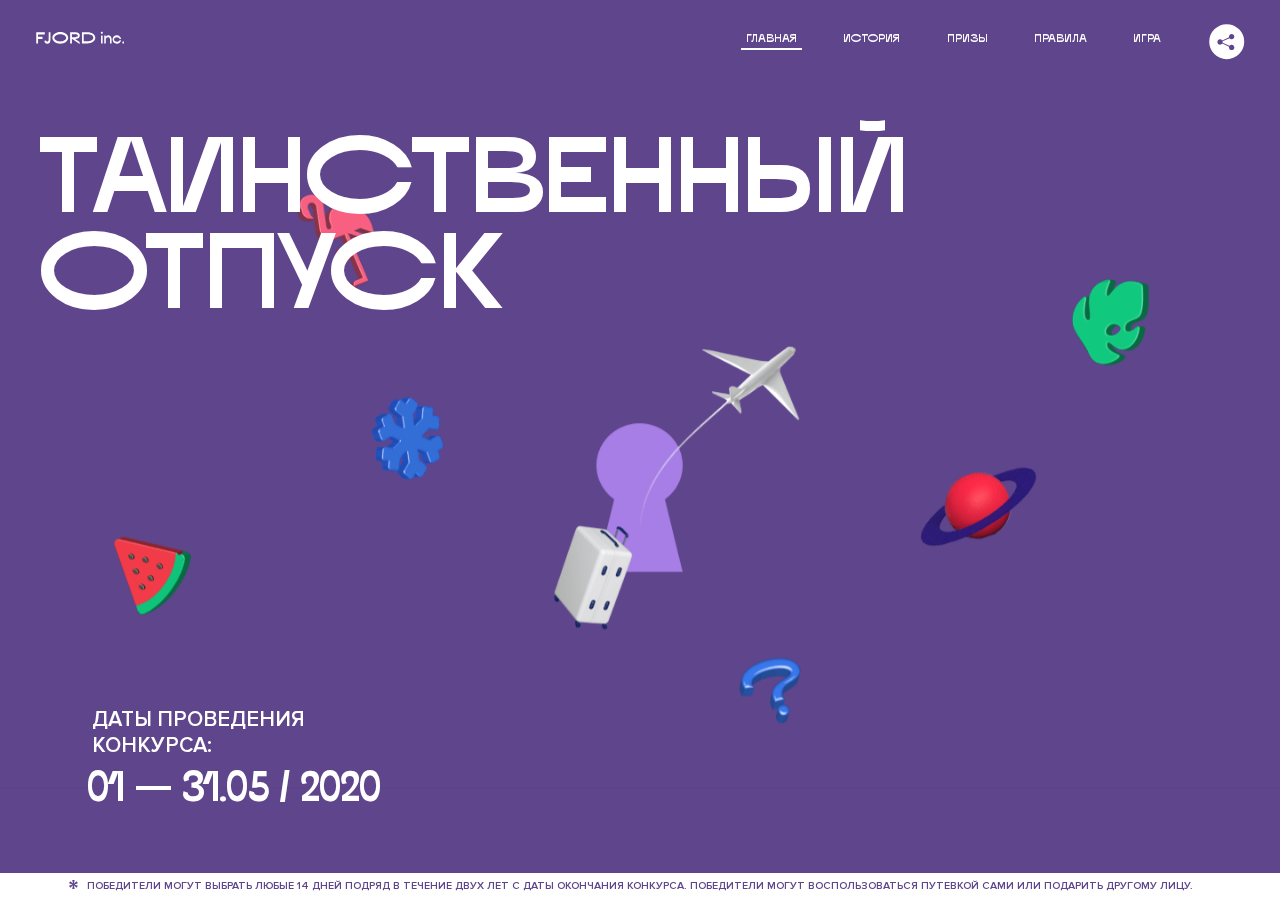
<file: 1/index.html>
<!DOCTYPE html>
<html lang="ru">
<head>
  <meta charset="UTF-8">
  <meta name="description" content="">
  <meta name="viewport" content="width=device-width, initial-scale=1.0">
  <meta http-equiv="X-UA-Compatible" content="ie=edge">
  <title>Mysterious Vacation</title>
  <link rel="stylesheet" href="css/style.min.css">
<link href="css/style.min.css" rel="stylesheet">  <base href="https://htmlacademy-animation.github.io/1581075-magic-vacation-1/1/">
</head>
<body>

  <header class="page-header js-header">
    <div class="page-header__wrapper">
      <a href="#" class="page-header__logo" aria-label="Перейти на страницу FJORD.Inc">
        <svg width="100" height="15" viewBox="0 0 100 15" fill="none" xmlns="http://www.w3.org/2000/svg">
          <path d="M0.26 1.4V14H2.276V8.906H7.334V6.44H2.276V3.848H9.872V1.4H0.26ZM12.733 14.36C15.127 14.36 16.243 12.65 16.243 9.5V1.4H14.263V8.96C14.263 11.21 13.723 11.876 12.733 11.876C11.833 11.876 11.473 11.3 11.347 10.58L9.36702 10.94C9.63702 13.046 10.663 14.36 12.733 14.36ZM18.3918 7.7C18.3918 11.372 22.3878 14.36 27.3198 14.36C32.2518 14.36 36.2478 11.372 36.2478 7.7C36.2478 4.028 32.2518 1.04 27.3198 1.04C22.3878 1.04 18.3918 4.028 18.3918 7.7ZM20.6058 7.7C20.6058 5.378 23.6118 3.524 27.3198 3.524C30.9918 3.524 33.9798 5.378 33.9798 7.7C33.9798 10.004 30.9918 11.858 27.3198 11.858C23.6118 11.858 20.6058 10.004 20.6058 7.7ZM40.403 14V8.906H40.799L49.079 14.702V12.38L44.039 8.906H44.201C47.999 8.906 49.277 7.304 49.277 5.162C49.277 3.092 47.999 1.4 44.201 1.4H38.387V14H40.403ZM43.535 3.722C45.785 3.722 47.045 4.136 47.045 5.432C47.045 6.764 45.785 7.034 43.535 7.034H40.403V3.722H43.535ZM51.6936 1.382V14H57.8676C62.7456 14 66.7236 11.534 66.7236 7.7C66.7236 3.848 62.7456 1.382 57.8676 1.382H51.6936ZM53.7096 11.624V3.722H57.5436C61.5396 3.722 64.4916 5.018 64.4916 7.7C64.4916 10.238 61.5396 11.624 57.5436 11.624H53.7096ZM73.1832 14.018H74.9832V5H73.1832V14.018ZM72.9132 1.976C72.9132 2.57 73.3992 3.092 74.0832 3.092C74.7492 3.092 75.2352 2.57 75.2352 1.976C75.2352 1.382 74.7672 0.805999 74.0832 0.805999C73.3812 0.805999 72.9132 1.382 72.9132 1.976ZM76.7867 14H78.5687V9.104C78.7487 8.006 79.5947 6.962 81.0887 6.962C82.1147 6.962 83.2667 7.448 83.2667 9.554V14H85.0487V9.014C85.0487 6.152 83.2307 4.73 81.3587 4.73C79.9187 4.73 79.0727 5.558 78.5687 6.854V5H76.7867V14ZM90.9898 14.27C93.5098 14.27 95.3818 12.506 95.7238 10.328H94.0498C93.7258 11.3 92.6998 12.02 90.9898 12.02C88.8478 12.02 87.7678 10.922 87.7678 9.59C87.7678 8.24 88.8478 6.962 90.9898 6.962C92.7538 6.962 93.7978 7.844 94.0858 8.924H95.7418C95.4358 6.71 93.6178 4.73 90.9898 4.73C88.0918 4.73 86.1298 7.124 86.1298 9.59C86.1298 12.074 88.1278 14.27 90.9898 14.27ZM97.0693 12.938C97.0693 13.658 97.5553 14.144 98.2753 14.144C98.9953 14.144 99.4813 13.658 99.4813 12.938C99.4813 12.2 98.9953 11.714 98.2753 11.714C97.5553 11.714 97.0693 12.2 97.0693 12.938Z" fill="currentColor"></path>
        </svg>
      </a>
      <button class="page-header__toggler js-menu-toggler" type="button" aria-label="Управление мобильным меню"><span>Меню</span></button>
      <nav class="page-header__nav">
        <div class="page-header__menu js-menu" id="menu">
          <ul>
            <li>
              <a class="js-menu-link active" href="#top" data-href="top">главная</a>
            </li>
            <li>
              <a class="js-menu-link" href="#story" data-href="story">история</a>
            </li>
            <li>
              <a class="js-menu-link" href="#prizes" data-href="prizes">призы</a>
            </li>
            <li>
              <a class="js-menu-link" href="#rules" data-href="rules">правила</a>
            </li>
            <li>
              <a class="js-menu-link" href="#game" data-href="game">игра</a>
            </li>
          </ul>
        </div>
        <div class="page-header__social">
          <div class="social-block js-social-block">
            <button class="social-block__toggler" aria-label="Управлять блоком с социальными кнопками">
              <svg width="26" height="22" viewBox="0 0 27 22" fill="none" xmlns="http://www.w3.org/2000/svg">
                <path d="M19.6721 7.43664C21.6273 7.43664 23.213 5.85095 23.213 3.89566C23.213 1.94037 21.6273 0.354675 19.6721 0.354675C17.7168 0.354675 16.1311 1.94037 16.1311 3.89566C16.1311 4.19968 16.1728 4.49178 16.2458 4.77345L7.21751 8.95527C6.57519 8.05214 5.52303 7.46049 4.33078 7.46049C2.37549 7.46049 0.789795 9.04618 0.789795 11.0015C0.789795 12.9568 2.37549 14.5425 4.33078 14.5425C5.52303 14.5425 6.57668 13.9508 7.21751 13.0477L16.2458 17.2295C16.1743 17.5112 16.1311 17.8033 16.1311 18.1073C16.1311 20.0626 17.7168 21.6483 19.6721 21.6483C21.6273 21.6483 23.213 20.0626 23.213 18.1073C23.213 16.152 21.6273 14.5663 19.6721 14.5663C18.4798 14.5663 17.4262 15.158 16.7853 16.0611L7.75701 11.8793C7.82854 11.5976 7.87176 11.3055 7.87176 11.0015C7.87176 10.6974 7.83003 10.4053 7.75701 10.1237L16.7853 5.94186C17.4262 6.84499 18.4783 7.43664 19.6721 7.43664Z" fill="currentColor"></path>
              </svg>
            </button>
            <ul class="social-block__list">
              <li>
                <a class="social-block__link social-block__link--fb" href="#" aria-label="Мы на Facebook">
                  <svg width="8" height="17" viewBox="0 0 8 17" fill="none" xmlns="http://www.w3.org/2000/svg">
                    <path d="M4.24646 16.9899H1.09275L1.05793 8.49828H0V5.30707H1.05793V3.81124C1.05793 1.42084 2.57654 0 5.21735 0H7.41758V3.18585H5.30841C4.28262 3.18585 4.2478 3.48582 4.2478 4.24914V5.30707H7.42964L7.16716 8.49828H4.2478V16.9899H4.24646Z" fill="currentColor"></path>
                  </svg>
                </a>
              </li>
              <li>
                <a class="social-block__link social-block__link--insta" href="#" aria-label="Мы в Instagram">
                  <svg width="15" height="15" viewBox="0 0 15 15" fill="none" xmlns="http://www.w3.org/2000/svg">
                    <path d="M11.0197 0H4.19806C2.14246 0 0.471191 1.66993 0.471191 3.72285V10.5499C0.471191 12.6082 2.14112 14.2727 4.19806 14.2727H11.0197C13.0753 14.2727 14.7466 12.6082 14.7466 10.5499V3.72285C14.7466 1.67127 13.0753 0 11.0197 0ZM11.0197 12.4849H4.19806C3.13076 12.4849 2.26432 11.6158 2.26432 10.5512V3.72419C2.26432 2.65956 3.13076 1.79715 4.19806 1.79715H11.0197C12.087 1.79715 12.9535 2.6609 12.9535 3.72419V10.5512C12.9535 11.6145 12.087 12.4849 11.0197 12.4849Z" fill="currentColor"></path>
                    <path d="M7.60887 3.11084C5.38989 3.11084 3.58203 4.9187 3.58203 7.14036C3.58203 9.35532 5.38989 11.1645 7.60887 11.1645C9.83053 11.1645 11.6357 9.35666 11.6357 7.14036C11.6357 4.9187 9.83053 3.11084 7.60887 3.11084ZM7.60887 9.36871C6.37551 9.36871 5.37784 8.37372 5.37784 7.14036C5.37784 5.90699 6.37551 4.90665 7.60887 4.90665C8.83822 4.90665 9.84259 5.90833 9.84259 7.14036C9.84392 8.37238 8.83822 9.36871 7.60887 9.36871Z" fill="currentColor"></path>
                    <path d="M11.3573 2.35962C10.8256 2.35962 10.3931 2.79752 10.3931 3.32381C10.3931 3.85546 10.8256 4.29336 11.3573 4.29336C11.8862 4.29336 12.3215 3.85546 12.3215 3.32381C12.3215 2.79752 11.8862 2.35962 11.3573 2.35962Z" fill="currentColor"></path>
                  </svg>
                </a>
              </li>
              <li>
                <a class="social-block__link social-block__link--vk" href="#" aria-label="Мы ВКонтакте">
                  <svg width="17" height="10" viewBox="0 0 17 10" fill="none" xmlns="http://www.w3.org/2000/svg">
                    <path d="M14.1234 4.9002C14.1234 4.9002 16.3623 1.72708 16.5866 0.680242C16.6595 0.312285 16.4947 0.103188 16.1069 0.103188C16.1069 0.103188 14.8193 0.103188 14.168 0.103188C13.7235 0.103188 13.5587 0.293278 13.4235 0.579768C13.4235 0.579768 12.3724 2.82553 11.0969 4.24712C10.6861 4.70333 10.4781 4.84318 10.2511 4.84318C10.0646 4.84318 9.98625 4.6911 9.98625 4.27834V0.649016C9.98625 0.147997 9.92545 0.00135496 9.5066 0.00135496H6.39628C6.15578 0.00135496 6.0085 0.134417 6.0085 0.324506C6.0085 0.801084 6.73406 0.908351 6.73406 2.20231V4.87305C6.73406 5.40529 6.70569 5.61575 6.45303 5.61575C5.78016 5.61575 4.19528 3.30618 3.30623 0.678887C3.12923 0.145282 2.93737 0 2.43475 0H0.486409C0.205373 0 0 0.190085 0 0.476576C0 0.991172 0.60666 3.40801 2.99277 6.64358C4.59927 8.8201 6.70569 10 8.60269 10C9.76196 10 10.0416 9.80312 10.0416 9.31432V7.63883C10.0416 7.22607 10.2065 7.04956 10.4429 7.04956C10.7078 7.04956 11.1847 7.13238 12.2805 8.22268C13.5843 9.47862 13.6762 10 14.3896 10H16.5676C16.7919 10 17 9.89273 17 9.52342C17 9.02919 16.3623 8.15343 15.384 7.10659C14.9801 6.56755 14.3302 5.98914 14.1248 5.72301C13.8275 5.40801 13.9154 5.23014 14.1234 4.9002Z" fill="currentColor"></path>
                  </svg>
                </a>
              </li>
            </ul>
          </div>
        </div>
      </nav>
    </div>
  </header>

  <main class="page-content">

    <section class="animation-screen"></section>

    <section class="screen screen--hidden screen--intro js-scrollspy" id="top">
      <div class="screen__wrapper">
        <div class="intro">
          <h1 class="intro__title">Таинственный отпуск</h1>
          <div class="intro__content">
            <div class="intro__info">
              <p class="intro__label">Даты проведения конкурса:</p>
              <p class="intro__date">01 — 31.05 / 2020</p>
            </div>
            <div class="intro__message">
              <p>
                Отгадай первым место назначения и&nbsp;отправься в&nbsp;путешествие в&nbsp;любое время или получи один из многочисленных призов
                <svg width="16" height="16" viewBox="0 0 10 10" fill="none" xmlns="http://www.w3.org/2000/svg">
                  <path d="M0 6.35337L3.90271 4.99012L0 3.64663L1.34615 1.32374L4.44287 4.01073L3.67364 0H6.34615L5.57692 4.01073L8.65385 1.32374L10 3.64663L6.13405 4.99012L10 6.35337L8.65385 8.65651L5.57692 5.98927L6.34615 10H3.67364L4.44287 5.96952L1.34615 8.65651L0 6.35337Z" fill="currentColor"></path>
                </svg>
              </p>
            </div>
          </div>
        </div>
      </div>
      <div class="screen__footer js-footer">
        <button class="screen__footer-enlarge js-footer-toggler" type="button" aria-label="Показать сообщение">
          <svg width="10" height="10" viewBox="0 0 10 10" fill="none" xmlns="http://www.w3.org/2000/svg">
            <path d="M0 6.35337L3.90271 4.99012L0 3.64663L1.34615 1.32374L4.44287 4.01073L3.67364 0H6.34615L5.57692 4.01073L8.65385 1.32374L10 3.64663L6.13405 4.99012L10 6.35337L8.65385 8.65651L5.57692 5.98927L6.34615 10H3.67364L4.44287 5.96952L1.34615 8.65651L0 6.35337Z" fill="currentColor"></path>
          </svg>
        </button>
        <button class="screen__footer-collapse js-footer-toggler" type="button" aria-label="Скрыть сообщение">
          <svg width="13" height="13" viewBox="0 0 13 13" fill="none" xmlns="http://www.w3.org/2000/svg">
            <line x1="12.3536" y1="0.353553" x2="0.738349" y2="11.9688" stroke="currentColor"></line>
            <line x1="0.738319" y1="0.539925" x2="12.3535" y2="12.1551" stroke="currentColor"></line>
          </svg>
        </button>
        <div class="screen__footer-wrapper">
          <div class="screen__footer-announce">
            <p class="screen__footer-label">Даты проведения конкурса:</p>
            <p class="screen__footer-date">01 — 31.05 / 2020</p>
          </div>
          <div class="screen__footer-note">
            <p>
              <svg width="10" height="10" viewBox="0 0 10 10" fill="none" xmlns="http://www.w3.org/2000/svg">
                <path d="M0 6.35337L3.90271 4.99012L0 3.64663L1.34615 1.32374L4.44287 4.01073L3.67364 0H6.34615L5.57692 4.01073L8.65385 1.32374L10 3.64663L6.13405 4.99012L10 6.35337L8.65385 8.65651L5.57692 5.98927L6.34615 10H3.67364L4.44287 5.96952L1.34615 8.65651L0 6.35337Z" fill="currentColor"></path>
              </svg>
              <span>Победители могут выбрать любые 14 дней подряд в&nbsp;течение двух лет с&nbsp;даты окончания конкурса. Победители могут воспользоваться путевкой сами или подарить другому лицу.</span>
            </p>
          </div>
        </div>
      </div>
    </section>

    <section class="screen screen--hidden screen--story js-scrollspy" id="story">

      <div class="slider swiper-container js-slider">

        <div class="swiper-wrapper">

          <div class="slider__item swiper-slide">
            <h2 class="slider__item-title">История</h2>
            <p class="slider__item-text">Джеймс Таргет был основателем компании &laquo;Fjord Inc.&raquo;. С&nbsp;1965 года &laquo;Fjord Inc.&raquo; прославилась надёжными и&nbsp;удобными чемоданами и&nbsp;аксессуарами для туристов.</p>
          </div>

          <div class="slider__item swiper-slide">
            <p class="slider__item-text">Когда Джеймсу было 7&nbsp;лет, в&nbsp;их&nbsp;доме гостил дядюшка и&nbsp;развлекал детей рассказами о&nbsp;своей поездке в&nbsp;место, показавшееся малышу Таргету невероятным. Тогда Джеймс решил, что однажды посетит его, но&nbsp;не&nbsp;будет рассказывать о&nbsp;мечте, пока не&nbsp;осуществит.</p>
          </div>

          <div class="slider__item swiper-slide">
            <p class="slider__item-text">Джеймс Таргет стал увлеченным путешественником. Он&nbsp;посетил 5&nbsp;континентов, 126&nbsp;стран.</p>
          </div>

          <div class="slider__item swiper-slide">
            <p class="slider__item-text">Он&nbsp;сплавлялся по&nbsp;Амазонке и&nbsp;погружался в&nbsp;пещеры Франции, медитировал в&nbsp;горах Тибета и&nbsp;пожимал руку вождя племени Акугауа.</p>
          </div>

          <div class="slider__item swiper-slide">
            <p class="slider__item-text">Из&nbsp;своих поездок Джеймс Таргет привозил идеи, как сделать свои чемоданы &laquo;Fjord Inc.&raquo; удобными и&nbsp;приспособленными к&nbsp;разным дорожным условиям.</p>
          </div>

          <div class="slider__item swiper-slide">
            <p class="slider__item-text">Всё это время Джеймс не&nbsp;оставлял идею поездки своей мечты. Однако, как только он&nbsp;брался за&nbsp;планирование, возникали препятствия, не&nbsp;позволяющие отправиться туда.</p>
          </div>

          <div class="slider__item swiper-slide">
            <p class="slider__item-text">В&nbsp;возрасте 67&nbsp;лет Джеймс Таргет попал под лавину и&nbsp;погиб. В&nbsp;своём завещании он&nbsp;поручил отправить в&nbsp;заветное путешествие трёх смельчаков, единых с&nbsp;ним духом.</p>
          </div>

          <div class="slider__item swiper-slide">
            <p class="slider__item-text">Тех, кто сможет узнать таинственное место, задавая вопросы специально обученному ИИ&nbsp;&laquo;Соне&raquo;, ждет фантастическое путешествие.</p>
          </div>
        </div>
        <div class="slider__controls">
          <button class="slider__control slider__control--prev js-control-prev" type="button" aria-label="Показать предыдущую историю">
            <svg width="12" height="22" viewBox="0 0 12 22" fill="none" xmlns="http://www.w3.org/2000/svg">
              <path d="M11 1L1 11L11 21" stroke="currentColor" stroke-width="2" stroke-linejoin="round"></path>
            </svg>
          </button>
          <button class="slider__control slider__control--next js-control-next" type="button" aria-label="Показать следующую историю">
            <svg width="12" height="22" viewBox="0 0 12 22" fill="none" xmlns="http://www.w3.org/2000/svg">
              <path d="M1 1L11 11L1 21" stroke="currentColor" stroke-width="2" stroke-linejoin="round"></path>
            </svg>
          </button>
        </div>
        <div class="slider__pagination swiper-pagination"></div>
      </div>
    </section>

    <section class="screen screen--hidden screen--prizes js-scrollspy" id="prizes">
      <div class="screen__wrapper">
        <div class="prizes">
          <h2 class="prizes__title">ПРизы</h2>
          <div class="prizes__lead">
            <p>Найди ответ и&nbsp;получи один из&nbsp;призов:</p>
          </div>
          <ul class="prizes__list">
            <li class="prizes__item prizes__item--journeys">
              <div class="prizes__icon">
                <picture>
                  <source srcset="img/prize1-mob.svg" media="(orientation: portrait)">
                  <img src="img/prize1.svg" alt="">
                </picture>
              </div>
              <p class="prizes__desc">
                <b>3</b>
                <span>загадочных путешествия</span>
              </p>
            </li>
            <li class="prizes__item prizes__item--cases">
              <div class="prizes__icon">
                <picture>
                  <source srcset="img/prize2-mob.svg" media="(orientation: portrait)">
                  <img src="img/prize2.svg" alt="">
                </picture>
              </div>
              <p class="prizes__desc">
                <b>7</b>
                <span>надежных чемоданов</span>
              </p>
            </li>
            <li class="prizes__item prizes__item--codes">
              <div class="prizes__icon">
                <picture>
                  <source srcset="img/prize3-mob.svg" media="(orientation: portrait)">
                  <img src="img/prize3.svg" alt="">
                </picture>
              </div>
              <p class="prizes__desc">
                <b>900</b>
                <span>
                  промокодов на&nbsp;скидку 15%
                  <svg width="10" height="10" viewBox="0 0 10 10" fill="none" xmlns="http://www.w3.org/2000/svg">
                    <path d="M0 6.35337L3.90271 4.99012L0 3.64663L1.34615 1.32374L4.44287 4.01073L3.67364 0H6.34615L5.57692 4.01073L8.65385 1.32374L10 3.64663L6.13405 4.99012L10 6.35337L8.65385 8.65651L5.57692 5.98927L6.34615 10H3.67364L4.44287 5.96952L1.34615 8.65651L0 6.35337Z" fill="currentColor"></path>
                  </svg>
                </span>
              </p>
            </li>
          </ul>
        </div>
      </div>
      <div class="screen__footer js-footer">
        <button class="screen__footer-enlarge js-footer-toggler" type="button" aria-label="Показать сообщение">
          <svg width="10" height="10" viewBox="0 0 10 10" fill="none" xmlns="http://www.w3.org/2000/svg">
            <path d="M0 6.35337L3.90271 4.99012L0 3.64663L1.34615 1.32374L4.44287 4.01073L3.67364 0H6.34615L5.57692 4.01073L8.65385 1.32374L10 3.64663L6.13405 4.99012L10 6.35337L8.65385 8.65651L5.57692 5.98927L6.34615 10H3.67364L4.44287 5.96952L1.34615 8.65651L0 6.35337Z" fill="currentColor"></path>
          </svg>
        </button>
        <button class="screen__footer-collapse js-footer-toggler" type="button" aria-label="Скрыть сообщение">
          <svg width="13" height="13" viewBox="0 0 13 13" fill="none" xmlns="http://www.w3.org/2000/svg">
            <line x1="12.3536" y1="0.353553" x2="0.738349" y2="11.9688" stroke="currentColor"></line>
            <line x1="0.738319" y1="0.539925" x2="12.3535" y2="12.1551" stroke="currentColor"></line>
          </svg>
        </button>
        <div class="screen__footer-wrapper">
          <div class="screen__footer-announce">
            <p class="screen__footer-label">Даты проведения конкурса:</p>
            <p class="screen__footer-date">01 — 31.05 / 2020</p>
          </div>
          <div class="screen__footer-note">
            <p>
              <svg width="10" height="10" viewBox="0 0 10 10" fill="none" xmlns="http://www.w3.org/2000/svg">
                <path d="M0 6.35337L3.90271 4.99012L0 3.64663L1.34615 1.32374L4.44287 4.01073L3.67364 0H6.34615L5.57692 4.01073L8.65385 1.32374L10 3.64663L6.13405 4.99012L10 6.35337L8.65385 8.65651L5.57692 5.98927L6.34615 10H3.67364L4.44287 5.96952L1.34615 8.65651L0 6.35337Z" fill="currentColor"></path>
              </svg>
              <span>Скидка&nbsp;15% на&nbsp;единоразовое приобретение путёвки с&nbsp;1&nbsp;июня 2020 по&nbsp;31&nbsp;мая 2022&nbsp;года. Суммируется с&nbsp;другими акциями</span>
            </p>
          </div>
        </div>
      </div>
    </section>

    <section class="screen screen--hidden screen--rules js-scrollspy" id="rules">
      <div class="screen__wrapper">
        <div class="rules">
          <h2 class="rules__title">Правила</h2>
          <div class="rules__lead">
            <p>Для того чтобы получить наследство Джеймса Таргета, тебе нужно выведать у&nbsp;&laquo;Сони&raquo;, куда предстоит отправиться тебе в&nbsp;случае победы</p>
          </div>
          <ol class="rules__list">
            <li class="rules__item">
              <p>Тебе отводится <br>5&nbsp;минут</p>
            </li>
            <li class="rules__item">
              <p>Задавай любые вопросы в&nbsp;текстовом поле</p>
            </li>
            <li class="rules__item">
              <p>Нажимай кнопку &laquo;Узнать&raquo;, чтобы получить ответ</p>
            </li>
            <li class="rules__item">
              <p>&laquo;Соня&raquo; может отвечать только&nbsp;Да или Нет</p>
            </li>
          </ol>
          <a href="#game" class="rules__link btn">Погнали!</a>
        </div>
      </div>
      <div class="screen__disclaimer">
        <div class="disclaimer">
          <ul>
            <li>
              <a href="#">Правовая информация</a>
            </li>
            <li>
              <a href="#">Подробные правила</a>
            </li>
          </ul>
        </div>
      </div>
    </section>

    <section class="screen screen--hidden screen--game js-scrollspy" id="game">
      <div class="screen__wrapper">
        <div class="game">
          <div class="game__header">
            <h2 class="game__title">Игра</h2>
            <div class="game__counter">
              <span>05</span>:<span>00</span>
            </div>
          </div>
          <div class="game__body">
            <div class="chat">
              <div class="chat__body js-chat">
                <ul class="chat__list" id="messages"></ul>
              </div>
              <div class="chat__footer">
                <form action="#" method="post" class="form" id="message-form">
                  <label for="message-field" class="visually-hidden">Поле для ввода вопроса</label>
                  <input type="text" class="form__field" id="message-field">
                  <button class="form__button btn">
                    Узнать
                    <svg width="18" height="19" viewBox="0 0 18 19" fill="none" xmlns="http://www.w3.org/2000/svg">
                      <path stroke="currentColor" stroke-width="2" d="M9 19V1"></path>
                      <path d="M1 9l8-8 8 8" stroke="currentColor" stroke-width="2" stroke-linejoin="round"></path>
                    </svg>
                  </button>
                </form>
              </div>
            </div>
          </div>
          <!-- временные кнопки для показа результата -->
          <div class="game__buttons">
            <button class="game__button btn js-show-result" type="button" data-target="result">Положительный результат</button>
            <button class="game__button btn js-show-result" type="button" data-target="result2">Положительный результат - 2</button>
            <button class="game__button btn js-show-result" type="button" data-target="result3">Отрицательный результат</button>
          </div>
        </div>
      </div>
    </section>

    <section class="screen screen--hidden screen--result" id="result">
      <div class="screen__wrapper">
        <div class="result result--trip">
          <div class="result__image">
            <picture>
              <source srcset="img/result1-mob.png 1x, img/result1-mob@2x.png 2x" media="(max-width: 768px) and (orientation: portrait)">
              <img src="img/result1.png" srcset="img/result1@2x.png 2x" alt="">
            </picture>
          </div>
          <h2 class="result__title">
            <span class="visually-hidden">ПОбеда!</span>
            <svg xmlns="http://www.w3.org/2000/svg" viewBox="0 0 568.85 109.24">
              <path d="M16,24.44V92H2.6V8H75V92H61.52V24.44H16Z" transform="translate(-2.1 -1.5)" fill="none" stroke="currentColor"></path>
              <path d="M148.76,5.6c32.88,0,59.52,19.92,59.52,44.4s-26.64,44.4-59.52,44.4S89.24,74.48,89.24,50,115.88,5.6,148.76,5.6Zm0,72.12c24.48,0,44.4-12.36,44.4-27.72s-19.92-27.84-44.4-27.84C124,22.16,104,34.52,104,50S124,77.72,148.76,77.72Z" transform="translate(-2.1 -1.5)" fill="none" stroke="currentColor"></path>
              <path d="M287.36,8V24.44H236v14.4h25.32c25.44,0,34,11.16,34,26.52,0,15.6-8.52,26.64-34,26.64H222.56V8h64.8ZM256.88,76.52c15.12,0,23.52-2,23.52-11.52S272,54.44,256.88,54.44H236V76.52h20.88Z" transform="translate(-2.1 -1.5)" fill="none" stroke="currentColor"></path>
              <path d="M371.47,8V24.44H320.84V41.6h33.6V58h-33.6V75.56h50.64V92H307.4V8h64.08Z" transform="translate(-2.1 -1.5)" fill="none" stroke="currentColor"></path>
              <path d="M382.39,110.24V75.56h7.44c4.56-4.68,7.8-18.36,8.76-56L399,8h48.6V75.56h10v34.68H442.87V92H397v18.24H382.39Zm51.72-34.68V24.44H411.55v3.12c-0.48,22.44-3.24,37.68-7.2,48h29.76Z" transform="translate(-2.1 -1.5)" fill="none" stroke="currentColor"></path>
              <path d="M463.75,92l28-84h27.12l28.08,84H533.47l-7.8-23.52h-37.8L480.07,92H463.75Zm56.64-40L507,11.84,493.51,52h26.88Z" transform="translate(-2.1 -1.5)" fill="none" stroke="currentColor"></path>
              <path d="M554.12,70.4L555.55,2H569l1.44,68.4H554.12Zm8.28,6.36c4.8,0,8,3.24,8,8.16a8,8,0,1,1-16.08,0C554.35,80,557.59,76.76,562.39,76.76Z" transform="translate(-2.1 -1.5)" fill="none" stroke="currentColor"></path>
            </svg>
          </h2>
          <div class="result__text">
            <p>ты&nbsp;отправляешься в&nbsp;Арктику!</p>
          </div>
          <div class="result__form">
            <form action="#" method="post" class="form form--result">
              <label for="email-field" class="form__label">зарегистрируй результат</label>
              <input type="email" class="form__field" id="email-field" placeholder="e-mail для регистации результата и получения приза" required="">
              <button class="form__button btn">
                отправить
                <svg width="18" height="19" viewBox="0 0 18 19" fill="none" xmlns="http://www.w3.org/2000/svg">
                  <path stroke="currentColor" stroke-width="2" d="M9 19V1"></path>
                  <path d="M1 9l8-8 8 8" stroke="currentColor" stroke-width="2" stroke-linejoin="round"></path>
                </svg>
              </button>
            </form>
          </div>
        </div>
      </div>
    </section>

    <section class="screen screen--hidden screen--result" id="result2">
      <div class="screen__wrapper">
        <div class="result result--prize">
          <div class="result__image">
            <picture>
              <source srcset="img/result2-mob.png 1x, img/result2-mob@2x.png 2x" media="(max-width: 768px) and (orientation: portrait)">
              <img src="img/result2.png" srcset="img/result2@2x.png 2x" alt="">
            </picture>
          </div>
          <h2 class="result__title">
            <span class="visually-hidden">ПОбеда!</span>
            <svg xmlns="http://www.w3.org/2000/svg" viewBox="0 0 568.85 109.24">
              <path d="M16,24.44V92H2.6V8H75V92H61.52V24.44H16Z" transform="translate(-2.1 -1.5)" fill="none" stroke="currentColor"></path>
              <path d="M148.76,5.6c32.88,0,59.52,19.92,59.52,44.4s-26.64,44.4-59.52,44.4S89.24,74.48,89.24,50,115.88,5.6,148.76,5.6Zm0,72.12c24.48,0,44.4-12.36,44.4-27.72s-19.92-27.84-44.4-27.84C124,22.16,104,34.52,104,50S124,77.72,148.76,77.72Z" transform="translate(-2.1 -1.5)" fill="none" stroke="currentColor"></path>
              <path d="M287.36,8V24.44H236v14.4h25.32c25.44,0,34,11.16,34,26.52,0,15.6-8.52,26.64-34,26.64H222.56V8h64.8ZM256.88,76.52c15.12,0,23.52-2,23.52-11.52S272,54.44,256.88,54.44H236V76.52h20.88Z" transform="translate(-2.1 -1.5)" fill="none" stroke="currentColor"></path>
              <path d="M371.47,8V24.44H320.84V41.6h33.6V58h-33.6V75.56h50.64V92H307.4V8h64.08Z" transform="translate(-2.1 -1.5)" fill="none" stroke="currentColor"></path>
              <path d="M382.39,110.24V75.56h7.44c4.56-4.68,7.8-18.36,8.76-56L399,8h48.6V75.56h10v34.68H442.87V92H397v18.24H382.39Zm51.72-34.68V24.44H411.55v3.12c-0.48,22.44-3.24,37.68-7.2,48h29.76Z" transform="translate(-2.1 -1.5)" fill="none" stroke="currentColor"></path>
              <path d="M463.75,92l28-84h27.12l28.08,84H533.47l-7.8-23.52h-37.8L480.07,92H463.75Zm56.64-40L507,11.84,493.51,52h26.88Z" transform="translate(-2.1 -1.5)" fill="none" stroke="currentColor"></path>
              <path d="M554.12,70.4L555.55,2H569l1.44,68.4H554.12Zm8.28,6.36c4.8,0,8,3.24,8,8.16a8,8,0,1,1-16.08,0C554.35,80,557.59,76.76,562.39,76.76Z" transform="translate(-2.1 -1.5)" fill="none" stroke="currentColor"></path>
            </svg>
          </h2>
          <div class="result__text">
            <p>чемодан &laquo;Fjord&nbsp;Inc.&raquo;&nbsp;твой</p>
          </div>
          <div class="result__form">
            <form action="#" method="post" class="form form--result">
              <label for="email-field2" class="form__label">зарегистрируй результат</label>
              <input type="email" class="form__field" id="email-field2" placeholder="e-mail для регистации результата и получения приза" required="">
              <button class="form__button btn">
                отправить
                <svg width="18" height="19" viewBox="0 0 18 19" fill="none" xmlns="http://www.w3.org/2000/svg">
                  <path stroke="currentColor" stroke-width="2" d="M9 19V1"></path>
                  <path d="M1 9l8-8 8 8" stroke="currentColor" stroke-width="2" stroke-linejoin="round"></path>
                </svg>
              </button>
            </form>
          </div>
        </div>
      </div>
    </section>

    <section class="screen screen--hidden screen--result" id="result3">
      <div class="screen__wrapper">
        <div class="result result--negative">
          <div class="result__image">
            <picture>
              <source srcset="img/result3-mob.png 1x, img/result3-mob@2x.png 2x" media="(max-width: 768px) and (orientation: portrait)">
              <img src="img/result3.png" srcset="img/result3@2x.png 2x" alt="">
            </picture>
          </div>
          <h2 class="result__title">
            <span class="visually-hidden">Не угадал!</span>
            <svg xmlns="http://www.w3.org/2000/svg" viewBox="0 0 660.77 109.24">
              <path d="M2.66,92V8H16.1V42.2H53.3V8H66.74V92H53.3V58.64H16.1V92H2.66Z" transform="translate(-2.16 -1.5)" fill="none" stroke="currentColor"></path>
              <path d="M147.62,8V24.44H97V41.6h33.6V58H97V75.56h50.64V92H83.54V8h64.08Z" transform="translate(-2.16 -1.5)" fill="none" stroke="currentColor"></path>
              <path d="M199.22,8l20.52,42.36L235.34,8h16.44l-31,84H204.38l9.48-25.92L185.78,8h13.44Z" transform="translate(-2.16 -1.5)" fill="none" stroke="currentColor"></path>
              <path d="M273.74,24.44V92H260.3V8h50.16V24.44H273.74Z" transform="translate(-2.16 -1.5)" fill="none" stroke="currentColor"></path>
              <path d="M307.1,92l28-84h27.12l28.08,84H376.82L369,68.48h-37.8L323.42,92H307.1Zm56.64-40L350.3,11.84,336.86,52h26.88Z" transform="translate(-2.16 -1.5)" fill="none" stroke="currentColor"></path>
              <path d="M396.38,110.24V75.56h7.44c4.56-4.68,7.8-18.36,8.76-56L412.94,8h48.6V75.56h10v34.68H456.86V92H411v18.24H396.38ZM448.1,75.56V24.44H425.54v3.12c-0.48,22.44-3.24,37.68-7.2,48H448.1Z" transform="translate(-2.16 -1.5)" fill="none" stroke="currentColor"></path>
              <path d="M477.74,92l28-84h27.12L560.9,92H547.46l-7.8-23.52h-37.8L494.06,92H477.74Zm56.64-40-13.44-40.2L507.5,52h26.88Z" transform="translate(-2.16 -1.5)" fill="none" stroke="currentColor"></path>
              <path d="M568.7,76.88a13.77,13.77,0,0,0,5,1c6.6,0,10.44-6.24,12-58.32L586.22,8h46.2V92H619V24.44H598.82l-0.12,3.12C597.14,81,589,94.4,573.74,94.4a28.55,28.55,0,0,1-6.72-.84Z" transform="translate(-2.16 -1.5)" fill="none" stroke="currentColor"></path>
              <path d="M646.1,70.4L647.54,2H661l1.44,68.4H646.1Zm8.28,6.36c4.8,0,8,3.24,8,8.16a8,8,0,0,1-16.08,0C646.34,80,649.58,76.76,654.38,76.76Z" transform="translate(-2.16 -1.5)" fill="none" stroke="currentColor"></path>
            </svg>
          </h2>
          <button class="result__button js-play" type="button">
            не сдавайся!
            <span>
              <svg width="27" height="22" viewBox="0 0 27 22" fill="none" xmlns="http://www.w3.org/2000/svg">
                <path d="M10.6899 1.47998C5.42992 1.47998 1.16992 5.73998 1.16992 11C1.16992 16.26 5.42992 20.52 10.6899 20.52C15.9499 20.52 20.2099 16.26 20.2099 11V7.13998" stroke="currentColor" stroke-width="2" stroke-miterlimit="10"></path>
                <path d="M15.1099 12.5099L20.1499 7.13989L25.3099 12.6299" stroke="currentColor" stroke-width="2" stroke-miterlimit="10" stroke-linejoin="round"></path>
              </svg>
            </span>
          </button>
        </div>
      </div>
    </section>

  </main>

<script src="js/script.js"></script></body>
</html>
</file>
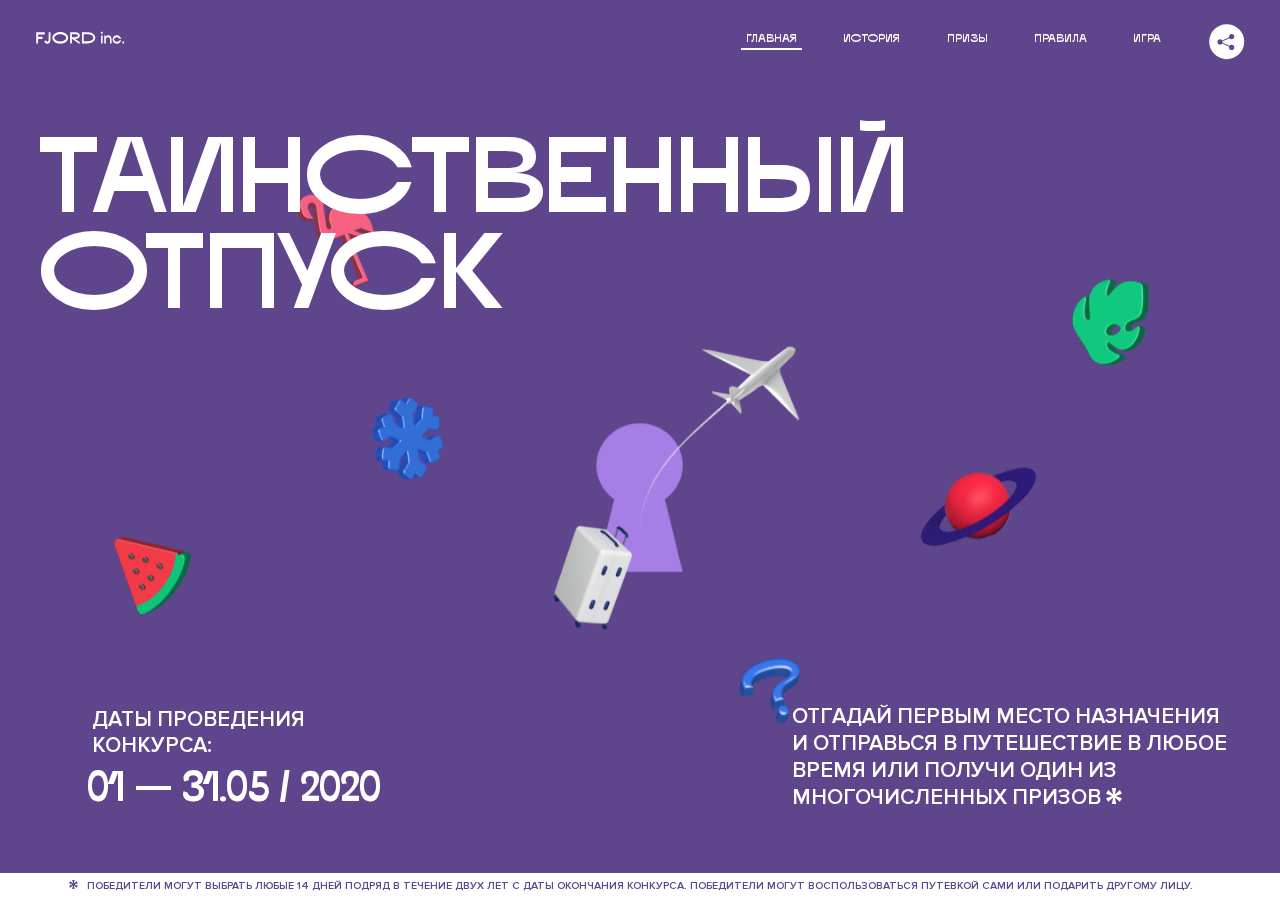
<file: 2/index.html>
<!DOCTYPE html>
<html lang="ru">
<head>
  <meta charset="UTF-8">
  <meta name="description" content="">
  <meta name="viewport" content="width=device-width, initial-scale=1.0">
  <meta http-equiv="X-UA-Compatible" content="ie=edge">
  <title>Mysterious Vacation</title>
  <link rel="stylesheet" href="css/style.min.css">
<link href="css/style.min.css" rel="stylesheet">  <base href="https://htmlacademy-animation.github.io/1581075-magic-vacation-1/2/">
</head>
<body>

  <header class="page-header js-header">
    <div class="page-header__wrapper">
      <a href="#" class="page-header__logo" aria-label="Перейти на страницу FJORD.Inc">
        <svg width="100" height="15" viewBox="0 0 100 15" fill="none" xmlns="http://www.w3.org/2000/svg">
          <path d="M0.26 1.4V14H2.276V8.906H7.334V6.44H2.276V3.848H9.872V1.4H0.26ZM12.733 14.36C15.127 14.36 16.243 12.65 16.243 9.5V1.4H14.263V8.96C14.263 11.21 13.723 11.876 12.733 11.876C11.833 11.876 11.473 11.3 11.347 10.58L9.36702 10.94C9.63702 13.046 10.663 14.36 12.733 14.36ZM18.3918 7.7C18.3918 11.372 22.3878 14.36 27.3198 14.36C32.2518 14.36 36.2478 11.372 36.2478 7.7C36.2478 4.028 32.2518 1.04 27.3198 1.04C22.3878 1.04 18.3918 4.028 18.3918 7.7ZM20.6058 7.7C20.6058 5.378 23.6118 3.524 27.3198 3.524C30.9918 3.524 33.9798 5.378 33.9798 7.7C33.9798 10.004 30.9918 11.858 27.3198 11.858C23.6118 11.858 20.6058 10.004 20.6058 7.7ZM40.403 14V8.906H40.799L49.079 14.702V12.38L44.039 8.906H44.201C47.999 8.906 49.277 7.304 49.277 5.162C49.277 3.092 47.999 1.4 44.201 1.4H38.387V14H40.403ZM43.535 3.722C45.785 3.722 47.045 4.136 47.045 5.432C47.045 6.764 45.785 7.034 43.535 7.034H40.403V3.722H43.535ZM51.6936 1.382V14H57.8676C62.7456 14 66.7236 11.534 66.7236 7.7C66.7236 3.848 62.7456 1.382 57.8676 1.382H51.6936ZM53.7096 11.624V3.722H57.5436C61.5396 3.722 64.4916 5.018 64.4916 7.7C64.4916 10.238 61.5396 11.624 57.5436 11.624H53.7096ZM73.1832 14.018H74.9832V5H73.1832V14.018ZM72.9132 1.976C72.9132 2.57 73.3992 3.092 74.0832 3.092C74.7492 3.092 75.2352 2.57 75.2352 1.976C75.2352 1.382 74.7672 0.805999 74.0832 0.805999C73.3812 0.805999 72.9132 1.382 72.9132 1.976ZM76.7867 14H78.5687V9.104C78.7487 8.006 79.5947 6.962 81.0887 6.962C82.1147 6.962 83.2667 7.448 83.2667 9.554V14H85.0487V9.014C85.0487 6.152 83.2307 4.73 81.3587 4.73C79.9187 4.73 79.0727 5.558 78.5687 6.854V5H76.7867V14ZM90.9898 14.27C93.5098 14.27 95.3818 12.506 95.7238 10.328H94.0498C93.7258 11.3 92.6998 12.02 90.9898 12.02C88.8478 12.02 87.7678 10.922 87.7678 9.59C87.7678 8.24 88.8478 6.962 90.9898 6.962C92.7538 6.962 93.7978 7.844 94.0858 8.924H95.7418C95.4358 6.71 93.6178 4.73 90.9898 4.73C88.0918 4.73 86.1298 7.124 86.1298 9.59C86.1298 12.074 88.1278 14.27 90.9898 14.27ZM97.0693 12.938C97.0693 13.658 97.5553 14.144 98.2753 14.144C98.9953 14.144 99.4813 13.658 99.4813 12.938C99.4813 12.2 98.9953 11.714 98.2753 11.714C97.5553 11.714 97.0693 12.2 97.0693 12.938Z" fill="currentColor"></path>
        </svg>
      </a>
      <button class="page-header__toggler js-menu-toggler" type="button" aria-label="Управление мобильным меню"><span>Меню</span></button>
      <nav class="page-header__nav">
        <div class="page-header__menu js-menu" id="menu">
          <ul>
            <li>
              <a class="js-menu-link active" href="#top" data-href="top">главная</a>
            </li>
            <li>
              <a class="js-menu-link" href="#story" data-href="story">история</a>
            </li>
            <li>
              <a class="js-menu-link" href="#prizes" data-href="prizes">призы</a>
            </li>
            <li>
              <a class="js-menu-link" href="#rules" data-href="rules">правила</a>
            </li>
            <li>
              <a class="js-menu-link" href="#game" data-href="game">игра</a>
            </li>
          </ul>
        </div>
        <div class="page-header__social">
          <div class="social-block js-social-block">
            <button class="social-block__toggler" aria-label="Управлять блоком с социальными кнопками">
              <svg width="26" height="22" viewBox="0 0 27 22" fill="none" xmlns="http://www.w3.org/2000/svg">
                <path d="M19.6721 7.43664C21.6273 7.43664 23.213 5.85095 23.213 3.89566C23.213 1.94037 21.6273 0.354675 19.6721 0.354675C17.7168 0.354675 16.1311 1.94037 16.1311 3.89566C16.1311 4.19968 16.1728 4.49178 16.2458 4.77345L7.21751 8.95527C6.57519 8.05214 5.52303 7.46049 4.33078 7.46049C2.37549 7.46049 0.789795 9.04618 0.789795 11.0015C0.789795 12.9568 2.37549 14.5425 4.33078 14.5425C5.52303 14.5425 6.57668 13.9508 7.21751 13.0477L16.2458 17.2295C16.1743 17.5112 16.1311 17.8033 16.1311 18.1073C16.1311 20.0626 17.7168 21.6483 19.6721 21.6483C21.6273 21.6483 23.213 20.0626 23.213 18.1073C23.213 16.152 21.6273 14.5663 19.6721 14.5663C18.4798 14.5663 17.4262 15.158 16.7853 16.0611L7.75701 11.8793C7.82854 11.5976 7.87176 11.3055 7.87176 11.0015C7.87176 10.6974 7.83003 10.4053 7.75701 10.1237L16.7853 5.94186C17.4262 6.84499 18.4783 7.43664 19.6721 7.43664Z" fill="currentColor"></path>
              </svg>
            </button>
            <ul class="social-block__list">
              <li>
                <a class="social-block__link social-block__link--fb" href="#" aria-label="Мы на Facebook">
                  <svg width="8" height="17" viewBox="0 0 8 17" fill="none" xmlns="http://www.w3.org/2000/svg">
                    <path d="M4.24646 16.9899H1.09275L1.05793 8.49828H0V5.30707H1.05793V3.81124C1.05793 1.42084 2.57654 0 5.21735 0H7.41758V3.18585H5.30841C4.28262 3.18585 4.2478 3.48582 4.2478 4.24914V5.30707H7.42964L7.16716 8.49828H4.2478V16.9899H4.24646Z" fill="currentColor"></path>
                  </svg>
                </a>
              </li>
              <li>
                <a class="social-block__link social-block__link--insta" href="#" aria-label="Мы в Instagram">
                  <svg width="15" height="15" viewBox="0 0 15 15" fill="none" xmlns="http://www.w3.org/2000/svg">
                    <path d="M11.0197 0H4.19806C2.14246 0 0.471191 1.66993 0.471191 3.72285V10.5499C0.471191 12.6082 2.14112 14.2727 4.19806 14.2727H11.0197C13.0753 14.2727 14.7466 12.6082 14.7466 10.5499V3.72285C14.7466 1.67127 13.0753 0 11.0197 0ZM11.0197 12.4849H4.19806C3.13076 12.4849 2.26432 11.6158 2.26432 10.5512V3.72419C2.26432 2.65956 3.13076 1.79715 4.19806 1.79715H11.0197C12.087 1.79715 12.9535 2.6609 12.9535 3.72419V10.5512C12.9535 11.6145 12.087 12.4849 11.0197 12.4849Z" fill="currentColor"></path>
                    <path d="M7.60887 3.11084C5.38989 3.11084 3.58203 4.9187 3.58203 7.14036C3.58203 9.35532 5.38989 11.1645 7.60887 11.1645C9.83053 11.1645 11.6357 9.35666 11.6357 7.14036C11.6357 4.9187 9.83053 3.11084 7.60887 3.11084ZM7.60887 9.36871C6.37551 9.36871 5.37784 8.37372 5.37784 7.14036C5.37784 5.90699 6.37551 4.90665 7.60887 4.90665C8.83822 4.90665 9.84259 5.90833 9.84259 7.14036C9.84392 8.37238 8.83822 9.36871 7.60887 9.36871Z" fill="currentColor"></path>
                    <path d="M11.3573 2.35962C10.8256 2.35962 10.3931 2.79752 10.3931 3.32381C10.3931 3.85546 10.8256 4.29336 11.3573 4.29336C11.8862 4.29336 12.3215 3.85546 12.3215 3.32381C12.3215 2.79752 11.8862 2.35962 11.3573 2.35962Z" fill="currentColor"></path>
                  </svg>
                </a>
              </li>
              <li>
                <a class="social-block__link social-block__link--vk" href="#" aria-label="Мы ВКонтакте">
                  <svg width="17" height="10" viewBox="0 0 17 10" fill="none" xmlns="http://www.w3.org/2000/svg">
                    <path d="M14.1234 4.9002C14.1234 4.9002 16.3623 1.72708 16.5866 0.680242C16.6595 0.312285 16.4947 0.103188 16.1069 0.103188C16.1069 0.103188 14.8193 0.103188 14.168 0.103188C13.7235 0.103188 13.5587 0.293278 13.4235 0.579768C13.4235 0.579768 12.3724 2.82553 11.0969 4.24712C10.6861 4.70333 10.4781 4.84318 10.2511 4.84318C10.0646 4.84318 9.98625 4.6911 9.98625 4.27834V0.649016C9.98625 0.147997 9.92545 0.00135496 9.5066 0.00135496H6.39628C6.15578 0.00135496 6.0085 0.134417 6.0085 0.324506C6.0085 0.801084 6.73406 0.908351 6.73406 2.20231V4.87305C6.73406 5.40529 6.70569 5.61575 6.45303 5.61575C5.78016 5.61575 4.19528 3.30618 3.30623 0.678887C3.12923 0.145282 2.93737 0 2.43475 0H0.486409C0.205373 0 0 0.190085 0 0.476576C0 0.991172 0.60666 3.40801 2.99277 6.64358C4.59927 8.8201 6.70569 10 8.60269 10C9.76196 10 10.0416 9.80312 10.0416 9.31432V7.63883C10.0416 7.22607 10.2065 7.04956 10.4429 7.04956C10.7078 7.04956 11.1847 7.13238 12.2805 8.22268C13.5843 9.47862 13.6762 10 14.3896 10H16.5676C16.7919 10 17 9.89273 17 9.52342C17 9.02919 16.3623 8.15343 15.384 7.10659C14.9801 6.56755 14.3302 5.98914 14.1248 5.72301C13.8275 5.40801 13.9154 5.23014 14.1234 4.9002Z" fill="currentColor"></path>
                  </svg>
                </a>
              </li>
            </ul>
          </div>
        </div>
      </nav>
    </div>
  </header>

  <main class="page-content">

    <section class="animation-screen"></section>

    <section class="screen screen--hidden screen--intro js-scrollspy" id="top">
      <div class="screen__wrapper">
        <div class="intro">
          <h1 class="intro__title">Таинственный отпуск</h1>
          <div class="intro__content">
            <div class="intro__info">
              <p class="intro__label">Даты проведения конкурса:</p>
              <p class="intro__date">01 — 31.05 / 2020</p>
            </div>
            <div class="intro__message">
              <p>
                Отгадай первым место назначения и&nbsp;отправься в&nbsp;путешествие в&nbsp;любое время или получи один из многочисленных призов
                <svg width="16" height="16" viewBox="0 0 10 10" fill="none" xmlns="http://www.w3.org/2000/svg">
                  <path d="M0 6.35337L3.90271 4.99012L0 3.64663L1.34615 1.32374L4.44287 4.01073L3.67364 0H6.34615L5.57692 4.01073L8.65385 1.32374L10 3.64663L6.13405 4.99012L10 6.35337L8.65385 8.65651L5.57692 5.98927L6.34615 10H3.67364L4.44287 5.96952L1.34615 8.65651L0 6.35337Z" fill="currentColor"></path>
                </svg>
              </p>
            </div>
          </div>
        </div>
      </div>
      <div class="screen__footer js-footer">
        <button class="screen__footer-enlarge js-footer-toggler" type="button" aria-label="Показать сообщение">
          <svg width="10" height="10" viewBox="0 0 10 10" fill="none" xmlns="http://www.w3.org/2000/svg">
            <path d="M0 6.35337L3.90271 4.99012L0 3.64663L1.34615 1.32374L4.44287 4.01073L3.67364 0H6.34615L5.57692 4.01073L8.65385 1.32374L10 3.64663L6.13405 4.99012L10 6.35337L8.65385 8.65651L5.57692 5.98927L6.34615 10H3.67364L4.44287 5.96952L1.34615 8.65651L0 6.35337Z" fill="currentColor"></path>
          </svg>
        </button>
        <button class="screen__footer-collapse js-footer-toggler" type="button" aria-label="Скрыть сообщение">
          <svg width="13" height="13" viewBox="0 0 13 13" fill="none" xmlns="http://www.w3.org/2000/svg">
            <line x1="12.3536" y1="0.353553" x2="0.738349" y2="11.9688" stroke="currentColor"></line>
            <line x1="0.738319" y1="0.539925" x2="12.3535" y2="12.1551" stroke="currentColor"></line>
          </svg>
        </button>
        <div class="screen__footer-wrapper">
          <div class="screen__footer-announce">
            <p class="screen__footer-label">Даты проведения конкурса:</p>
            <p class="screen__footer-date">01 — 31.05 / 2020</p>
          </div>
          <div class="screen__footer-note">
            <p>
              <svg width="10" height="10" viewBox="0 0 10 10" fill="none" xmlns="http://www.w3.org/2000/svg">
                <path d="M0 6.35337L3.90271 4.99012L0 3.64663L1.34615 1.32374L4.44287 4.01073L3.67364 0H6.34615L5.57692 4.01073L8.65385 1.32374L10 3.64663L6.13405 4.99012L10 6.35337L8.65385 8.65651L5.57692 5.98927L6.34615 10H3.67364L4.44287 5.96952L1.34615 8.65651L0 6.35337Z" fill="currentColor"></path>
              </svg>
              <span>Победители могут выбрать любые 14 дней подряд в&nbsp;течение двух лет с&nbsp;даты окончания конкурса. Победители могут воспользоваться путевкой сами или подарить другому лицу.</span>
            </p>
          </div>
        </div>
      </div>
    </section>

    <section class="screen screen--hidden screen--story js-scrollspy" id="story">

      <div class="slider swiper-container js-slider">

        <div class="swiper-wrapper">

          <div class="slider__item swiper-slide">
            <h2 class="slider__item-title">История</h2>
            <p class="slider__item-text">Джеймс Таргет был основателем компании &laquo;Fjord Inc.&raquo;. С&nbsp;1965 года &laquo;Fjord Inc.&raquo; прославилась надёжными и&nbsp;удобными чемоданами и&nbsp;аксессуарами для туристов.</p>
          </div>

          <div class="slider__item swiper-slide">
            <p class="slider__item-text">Когда Джеймсу было 7&nbsp;лет, в&nbsp;их&nbsp;доме гостил дядюшка и&nbsp;развлекал детей рассказами о&nbsp;своей поездке в&nbsp;место, показавшееся малышу Таргету невероятным. Тогда Джеймс решил, что однажды посетит его, но&nbsp;не&nbsp;будет рассказывать о&nbsp;мечте, пока не&nbsp;осуществит.</p>
          </div>

          <div class="slider__item swiper-slide">
            <p class="slider__item-text">Джеймс Таргет стал увлеченным путешественником. Он&nbsp;посетил 5&nbsp;континентов, 126&nbsp;стран.</p>
          </div>

          <div class="slider__item swiper-slide">
            <p class="slider__item-text">Он&nbsp;сплавлялся по&nbsp;Амазонке и&nbsp;погружался в&nbsp;пещеры Франции, медитировал в&nbsp;горах Тибета и&nbsp;пожимал руку вождя племени Акугауа.</p>
          </div>

          <div class="slider__item swiper-slide">
            <p class="slider__item-text">Из&nbsp;своих поездок Джеймс Таргет привозил идеи, как сделать свои чемоданы &laquo;Fjord Inc.&raquo; удобными и&nbsp;приспособленными к&nbsp;разным дорожным условиям.</p>
          </div>

          <div class="slider__item swiper-slide">
            <p class="slider__item-text">Всё это время Джеймс не&nbsp;оставлял идею поездки своей мечты. Однако, как только он&nbsp;брался за&nbsp;планирование, возникали препятствия, не&nbsp;позволяющие отправиться туда.</p>
          </div>

          <div class="slider__item swiper-slide">
            <p class="slider__item-text">В&nbsp;возрасте 67&nbsp;лет Джеймс Таргет попал под лавину и&nbsp;погиб. В&nbsp;своём завещании он&nbsp;поручил отправить в&nbsp;заветное путешествие трёх смельчаков, единых с&nbsp;ним духом.</p>
          </div>

          <div class="slider__item swiper-slide">
            <p class="slider__item-text">Тех, кто сможет узнать таинственное место, задавая вопросы специально обученному ИИ&nbsp;&laquo;Соне&raquo;, ждет фантастическое путешествие.</p>
          </div>
        </div>
        <div class="slider__controls">
          <button class="slider__control slider__control--prev js-control-prev" type="button" aria-label="Показать предыдущую историю">
            <svg width="12" height="22" viewBox="0 0 12 22" fill="none" xmlns="http://www.w3.org/2000/svg">
              <path d="M11 1L1 11L11 21" stroke="currentColor" stroke-width="2" stroke-linejoin="round"></path>
            </svg>
          </button>
          <button class="slider__control slider__control--next js-control-next" type="button" aria-label="Показать следующую историю">
            <svg width="12" height="22" viewBox="0 0 12 22" fill="none" xmlns="http://www.w3.org/2000/svg">
              <path d="M1 1L11 11L1 21" stroke="currentColor" stroke-width="2" stroke-linejoin="round"></path>
            </svg>
          </button>
        </div>
        <div class="slider__pagination swiper-pagination"></div>
      </div>
    </section>

    <section class="screen screen--hidden screen--prizes js-scrollspy" id="prizes">
      <div class="screen__wrapper">
        <div class="prizes">
          <h2 class="prizes__title">ПРизы</h2>
          <div class="prizes__lead">
            <p>Найди ответ и&nbsp;получи один из&nbsp;призов:</p>
          </div>
          <ul class="prizes__list">
            <li class="prizes__item prizes__item--journeys">
              <div class="prizes__icon">
                <picture>
                  <source srcset="img/prize1-mob.svg" media="(orientation: portrait)">
                  <img src="img/prize1.svg" alt="">
                </picture>
              </div>
              <p class="prizes__desc">
                <b>3</b>
                <span>загадочных путешествия</span>
              </p>
            </li>
            <li class="prizes__item prizes__item--cases">
              <div class="prizes__icon">
                <picture>
                  <source srcset="img/prize2-mob.svg" media="(orientation: portrait)">
                  <img src="img/prize2.svg" alt="">
                </picture>
              </div>
              <p class="prizes__desc">
                <b>7</b>
                <span>надежных чемоданов</span>
              </p>
            </li>
            <li class="prizes__item prizes__item--codes">
              <div class="prizes__icon">
                <picture>
                  <source srcset="img/prize3-mob.svg" media="(orientation: portrait)">
                  <img src="img/prize3.svg" alt="">
                </picture>
              </div>
              <p class="prizes__desc">
                <b>900</b>
                <span>
                  промокодов на&nbsp;скидку 15%
                  <svg width="10" height="10" viewBox="0 0 10 10" fill="none" xmlns="http://www.w3.org/2000/svg">
                    <path d="M0 6.35337L3.90271 4.99012L0 3.64663L1.34615 1.32374L4.44287 4.01073L3.67364 0H6.34615L5.57692 4.01073L8.65385 1.32374L10 3.64663L6.13405 4.99012L10 6.35337L8.65385 8.65651L5.57692 5.98927L6.34615 10H3.67364L4.44287 5.96952L1.34615 8.65651L0 6.35337Z" fill="currentColor"></path>
                  </svg>
                </span>
              </p>
            </li>
          </ul>
        </div>
      </div>
      <div class="screen__footer js-footer">
        <button class="screen__footer-enlarge js-footer-toggler" type="button" aria-label="Показать сообщение">
          <svg width="10" height="10" viewBox="0 0 10 10" fill="none" xmlns="http://www.w3.org/2000/svg">
            <path d="M0 6.35337L3.90271 4.99012L0 3.64663L1.34615 1.32374L4.44287 4.01073L3.67364 0H6.34615L5.57692 4.01073L8.65385 1.32374L10 3.64663L6.13405 4.99012L10 6.35337L8.65385 8.65651L5.57692 5.98927L6.34615 10H3.67364L4.44287 5.96952L1.34615 8.65651L0 6.35337Z" fill="currentColor"></path>
          </svg>
        </button>
        <button class="screen__footer-collapse js-footer-toggler" type="button" aria-label="Скрыть сообщение">
          <svg width="13" height="13" viewBox="0 0 13 13" fill="none" xmlns="http://www.w3.org/2000/svg">
            <line x1="12.3536" y1="0.353553" x2="0.738349" y2="11.9688" stroke="currentColor"></line>
            <line x1="0.738319" y1="0.539925" x2="12.3535" y2="12.1551" stroke="currentColor"></line>
          </svg>
        </button>
        <div class="screen__footer-wrapper">
          <div class="screen__footer-announce">
            <p class="screen__footer-label">Даты проведения конкурса:</p>
            <p class="screen__footer-date">01 — 31.05 / 2020</p>
          </div>
          <div class="screen__footer-note">
            <p>
              <svg width="10" height="10" viewBox="0 0 10 10" fill="none" xmlns="http://www.w3.org/2000/svg">
                <path d="M0 6.35337L3.90271 4.99012L0 3.64663L1.34615 1.32374L4.44287 4.01073L3.67364 0H6.34615L5.57692 4.01073L8.65385 1.32374L10 3.64663L6.13405 4.99012L10 6.35337L8.65385 8.65651L5.57692 5.98927L6.34615 10H3.67364L4.44287 5.96952L1.34615 8.65651L0 6.35337Z" fill="currentColor"></path>
              </svg>
              <span>Скидка&nbsp;15% на&nbsp;единоразовое приобретение путёвки с&nbsp;1&nbsp;июня 2020 по&nbsp;31&nbsp;мая 2022&nbsp;года. Суммируется с&nbsp;другими акциями</span>
            </p>
          </div>
        </div>
      </div>
    </section>

    <section class="screen screen--hidden screen--rules js-scrollspy" id="rules">
      <div class="screen__wrapper">
        <div class="rules">
          <h2 class="rules__title">Правила</h2>
          <div class="rules__lead">
            <p>Для того чтобы получить наследство Джеймса Таргета, тебе нужно выведать у&nbsp;&laquo;Сони&raquo;, куда предстоит отправиться тебе в&nbsp;случае победы</p>
          </div>
          <ol class="rules__list">
            <li class="rules__item">
              <p>Тебе отводится <br>5&nbsp;минут</p>
            </li>
            <li class="rules__item">
              <p>Задавай любые вопросы в&nbsp;текстовом поле</p>
            </li>
            <li class="rules__item">
              <p>Нажимай кнопку &laquo;Узнать&raquo;, чтобы получить ответ</p>
            </li>
            <li class="rules__item">
              <p>&laquo;Соня&raquo; может отвечать только&nbsp;Да или Нет</p>
            </li>
          </ol>
          <a href="#game" class="rules__link btn">Погнали!</a>
        </div>
      </div>
      <div class="screen__disclaimer">
        <div class="disclaimer">
          <ul>
            <li>
              <a href="#">Правовая информация</a>
            </li>
            <li>
              <a href="#">Подробные правила</a>
            </li>
          </ul>
        </div>
      </div>
    </section>

    <section class="screen screen--hidden screen--game js-scrollspy" id="game">
      <div class="screen__wrapper">
        <div class="game">
          <div class="game__header">
            <h2 class="game__title">Игра</h2>
            <div class="game__counter">
              <span>05</span>:<span>00</span>
            </div>
          </div>
          <div class="game__body">
            <div class="chat">
              <div class="chat__body js-chat">
                <ul class="chat__list" id="messages"></ul>
              </div>
              <div class="chat__footer">
                <form action="#" method="post" class="form" id="message-form">
                  <label for="message-field" class="visually-hidden">Поле для ввода вопроса</label>
                  <input type="text" class="form__field" id="message-field">
                  <button class="form__button btn">
                    Узнать
                    <svg width="18" height="19" viewBox="0 0 18 19" fill="none" xmlns="http://www.w3.org/2000/svg">
                      <path stroke="currentColor" stroke-width="2" d="M9 19V1"></path>
                      <path d="M1 9l8-8 8 8" stroke="currentColor" stroke-width="2" stroke-linejoin="round"></path>
                    </svg>
                  </button>
                </form>
              </div>
            </div>
          </div>
          <!-- временные кнопки для показа результата -->
          <div class="game__buttons">
            <button class="game__button btn js-show-result" type="button" data-target="result">Положительный результат</button>
            <button class="game__button btn js-show-result" type="button" data-target="result2">Положительный результат - 2</button>
            <button class="game__button btn js-show-result" type="button" data-target="result3">Отрицательный результат</button>
          </div>
        </div>
      </div>
    </section>

    <section class="screen screen--hidden screen--result" id="result">
      <div class="screen__wrapper">
        <div class="result result--trip">
          <div class="result__image">
            <picture>
              <source srcset="img/result1-mob.png 1x, img/result1-mob@2x.png 2x" media="(max-width: 768px) and (orientation: portrait)">
              <img src="img/result1.png" srcset="img/result1@2x.png 2x" alt="">
            </picture>
          </div>
          <h2 class="result__title">
            <span class="visually-hidden">ПОбеда!</span>
            <svg xmlns="http://www.w3.org/2000/svg" viewBox="0 0 568.85 109.24">
              <path d="M16,24.44V92H2.6V8H75V92H61.52V24.44H16Z" transform="translate(-2.1 -1.5)" fill="none" stroke="currentColor"></path>
              <path d="M148.76,5.6c32.88,0,59.52,19.92,59.52,44.4s-26.64,44.4-59.52,44.4S89.24,74.48,89.24,50,115.88,5.6,148.76,5.6Zm0,72.12c24.48,0,44.4-12.36,44.4-27.72s-19.92-27.84-44.4-27.84C124,22.16,104,34.52,104,50S124,77.72,148.76,77.72Z" transform="translate(-2.1 -1.5)" fill="none" stroke="currentColor"></path>
              <path d="M287.36,8V24.44H236v14.4h25.32c25.44,0,34,11.16,34,26.52,0,15.6-8.52,26.64-34,26.64H222.56V8h64.8ZM256.88,76.52c15.12,0,23.52-2,23.52-11.52S272,54.44,256.88,54.44H236V76.52h20.88Z" transform="translate(-2.1 -1.5)" fill="none" stroke="currentColor"></path>
              <path d="M371.47,8V24.44H320.84V41.6h33.6V58h-33.6V75.56h50.64V92H307.4V8h64.08Z" transform="translate(-2.1 -1.5)" fill="none" stroke="currentColor"></path>
              <path d="M382.39,110.24V75.56h7.44c4.56-4.68,7.8-18.36,8.76-56L399,8h48.6V75.56h10v34.68H442.87V92H397v18.24H382.39Zm51.72-34.68V24.44H411.55v3.12c-0.48,22.44-3.24,37.68-7.2,48h29.76Z" transform="translate(-2.1 -1.5)" fill="none" stroke="currentColor"></path>
              <path d="M463.75,92l28-84h27.12l28.08,84H533.47l-7.8-23.52h-37.8L480.07,92H463.75Zm56.64-40L507,11.84,493.51,52h26.88Z" transform="translate(-2.1 -1.5)" fill="none" stroke="currentColor"></path>
              <path d="M554.12,70.4L555.55,2H569l1.44,68.4H554.12Zm8.28,6.36c4.8,0,8,3.24,8,8.16a8,8,0,1,1-16.08,0C554.35,80,557.59,76.76,562.39,76.76Z" transform="translate(-2.1 -1.5)" fill="none" stroke="currentColor"></path>
            </svg>
          </h2>
          <div class="result__text">
            <p>ты&nbsp;отправляешься в&nbsp;Арктику!</p>
          </div>
          <div class="result__form">
            <form action="#" method="post" class="form form--result">
              <label for="email-field" class="form__label">зарегистрируй результат</label>
              <input type="email" class="form__field" id="email-field" placeholder="e-mail для регистации результата и получения приза" required="">
              <button class="form__button btn">
                отправить
                <svg width="18" height="19" viewBox="0 0 18 19" fill="none" xmlns="http://www.w3.org/2000/svg">
                  <path stroke="currentColor" stroke-width="2" d="M9 19V1"></path>
                  <path d="M1 9l8-8 8 8" stroke="currentColor" stroke-width="2" stroke-linejoin="round"></path>
                </svg>
              </button>
            </form>
          </div>
        </div>
      </div>
    </section>

    <section class="screen screen--hidden screen--result" id="result2">
      <div class="screen__wrapper">
        <div class="result result--prize">
          <div class="result__image">
            <picture>
              <source srcset="img/result2-mob.png 1x, img/result2-mob@2x.png 2x" media="(max-width: 768px) and (orientation: portrait)">
              <img src="img/result2.png" srcset="img/result2@2x.png 2x" alt="">
            </picture>
          </div>
          <h2 class="result__title">
            <span class="visually-hidden">ПОбеда!</span>
            <svg xmlns="http://www.w3.org/2000/svg" viewBox="0 0 568.85 109.24">
              <path d="M16,24.44V92H2.6V8H75V92H61.52V24.44H16Z" transform="translate(-2.1 -1.5)" fill="none" stroke="currentColor"></path>
              <path d="M148.76,5.6c32.88,0,59.52,19.92,59.52,44.4s-26.64,44.4-59.52,44.4S89.24,74.48,89.24,50,115.88,5.6,148.76,5.6Zm0,72.12c24.48,0,44.4-12.36,44.4-27.72s-19.92-27.84-44.4-27.84C124,22.16,104,34.52,104,50S124,77.72,148.76,77.72Z" transform="translate(-2.1 -1.5)" fill="none" stroke="currentColor"></path>
              <path d="M287.36,8V24.44H236v14.4h25.32c25.44,0,34,11.16,34,26.52,0,15.6-8.52,26.64-34,26.64H222.56V8h64.8ZM256.88,76.52c15.12,0,23.52-2,23.52-11.52S272,54.44,256.88,54.44H236V76.52h20.88Z" transform="translate(-2.1 -1.5)" fill="none" stroke="currentColor"></path>
              <path d="M371.47,8V24.44H320.84V41.6h33.6V58h-33.6V75.56h50.64V92H307.4V8h64.08Z" transform="translate(-2.1 -1.5)" fill="none" stroke="currentColor"></path>
              <path d="M382.39,110.24V75.56h7.44c4.56-4.68,7.8-18.36,8.76-56L399,8h48.6V75.56h10v34.68H442.87V92H397v18.24H382.39Zm51.72-34.68V24.44H411.55v3.12c-0.48,22.44-3.24,37.68-7.2,48h29.76Z" transform="translate(-2.1 -1.5)" fill="none" stroke="currentColor"></path>
              <path d="M463.75,92l28-84h27.12l28.08,84H533.47l-7.8-23.52h-37.8L480.07,92H463.75Zm56.64-40L507,11.84,493.51,52h26.88Z" transform="translate(-2.1 -1.5)" fill="none" stroke="currentColor"></path>
              <path d="M554.12,70.4L555.55,2H569l1.44,68.4H554.12Zm8.28,6.36c4.8,0,8,3.24,8,8.16a8,8,0,1,1-16.08,0C554.35,80,557.59,76.76,562.39,76.76Z" transform="translate(-2.1 -1.5)" fill="none" stroke="currentColor"></path>
            </svg>
          </h2>
          <div class="result__text">
            <p>чемодан &laquo;Fjord&nbsp;Inc.&raquo;&nbsp;твой</p>
          </div>
          <div class="result__form">
            <form action="#" method="post" class="form form--result">
              <label for="email-field2" class="form__label">зарегистрируй результат</label>
              <input type="email" class="form__field" id="email-field2" placeholder="e-mail для регистации результата и получения приза" required="">
              <button class="form__button btn">
                отправить
                <svg width="18" height="19" viewBox="0 0 18 19" fill="none" xmlns="http://www.w3.org/2000/svg">
                  <path stroke="currentColor" stroke-width="2" d="M9 19V1"></path>
                  <path d="M1 9l8-8 8 8" stroke="currentColor" stroke-width="2" stroke-linejoin="round"></path>
                </svg>
              </button>
            </form>
          </div>
        </div>
      </div>
    </section>

    <section class="screen screen--hidden screen--result" id="result3">
      <div class="screen__wrapper">
        <div class="result result--negative">
          <div class="result__image">
            <picture>
              <source srcset="img/result3-mob.png 1x, img/result3-mob@2x.png 2x" media="(max-width: 768px) and (orientation: portrait)">
              <img src="img/result3.png" srcset="img/result3@2x.png 2x" alt="">
            </picture>
          </div>
          <h2 class="result__title">
            <span class="visually-hidden">Не угадал!</span>
            <svg xmlns="http://www.w3.org/2000/svg" viewBox="0 0 660.77 109.24">
              <path d="M2.66,92V8H16.1V42.2H53.3V8H66.74V92H53.3V58.64H16.1V92H2.66Z" transform="translate(-2.16 -1.5)" fill="none" stroke="currentColor"></path>
              <path d="M147.62,8V24.44H97V41.6h33.6V58H97V75.56h50.64V92H83.54V8h64.08Z" transform="translate(-2.16 -1.5)" fill="none" stroke="currentColor"></path>
              <path d="M199.22,8l20.52,42.36L235.34,8h16.44l-31,84H204.38l9.48-25.92L185.78,8h13.44Z" transform="translate(-2.16 -1.5)" fill="none" stroke="currentColor"></path>
              <path d="M273.74,24.44V92H260.3V8h50.16V24.44H273.74Z" transform="translate(-2.16 -1.5)" fill="none" stroke="currentColor"></path>
              <path d="M307.1,92l28-84h27.12l28.08,84H376.82L369,68.48h-37.8L323.42,92H307.1Zm56.64-40L350.3,11.84,336.86,52h26.88Z" transform="translate(-2.16 -1.5)" fill="none" stroke="currentColor"></path>
              <path d="M396.38,110.24V75.56h7.44c4.56-4.68,7.8-18.36,8.76-56L412.94,8h48.6V75.56h10v34.68H456.86V92H411v18.24H396.38ZM448.1,75.56V24.44H425.54v3.12c-0.48,22.44-3.24,37.68-7.2,48H448.1Z" transform="translate(-2.16 -1.5)" fill="none" stroke="currentColor"></path>
              <path d="M477.74,92l28-84h27.12L560.9,92H547.46l-7.8-23.52h-37.8L494.06,92H477.74Zm56.64-40-13.44-40.2L507.5,52h26.88Z" transform="translate(-2.16 -1.5)" fill="none" stroke="currentColor"></path>
              <path d="M568.7,76.88a13.77,13.77,0,0,0,5,1c6.6,0,10.44-6.24,12-58.32L586.22,8h46.2V92H619V24.44H598.82l-0.12,3.12C597.14,81,589,94.4,573.74,94.4a28.55,28.55,0,0,1-6.72-.84Z" transform="translate(-2.16 -1.5)" fill="none" stroke="currentColor"></path>
              <path d="M646.1,70.4L647.54,2H661l1.44,68.4H646.1Zm8.28,6.36c4.8,0,8,3.24,8,8.16a8,8,0,0,1-16.08,0C646.34,80,649.58,76.76,654.38,76.76Z" transform="translate(-2.16 -1.5)" fill="none" stroke="currentColor"></path>
            </svg>
          </h2>
          <button class="result__button js-play" type="button">
            не сдавайся!
            <span>
              <svg width="27" height="22" viewBox="0 0 27 22" fill="none" xmlns="http://www.w3.org/2000/svg">
                <path d="M10.6899 1.47998C5.42992 1.47998 1.16992 5.73998 1.16992 11C1.16992 16.26 5.42992 20.52 10.6899 20.52C15.9499 20.52 20.2099 16.26 20.2099 11V7.13998" stroke="currentColor" stroke-width="2" stroke-miterlimit="10"></path>
                <path d="M15.1099 12.5099L20.1499 7.13989L25.3099 12.6299" stroke="currentColor" stroke-width="2" stroke-miterlimit="10" stroke-linejoin="round"></path>
              </svg>
            </span>
          </button>
        </div>
      </div>
    </section>

  </main>

<script src="js/script.js"></script></body>
</html>
</file>
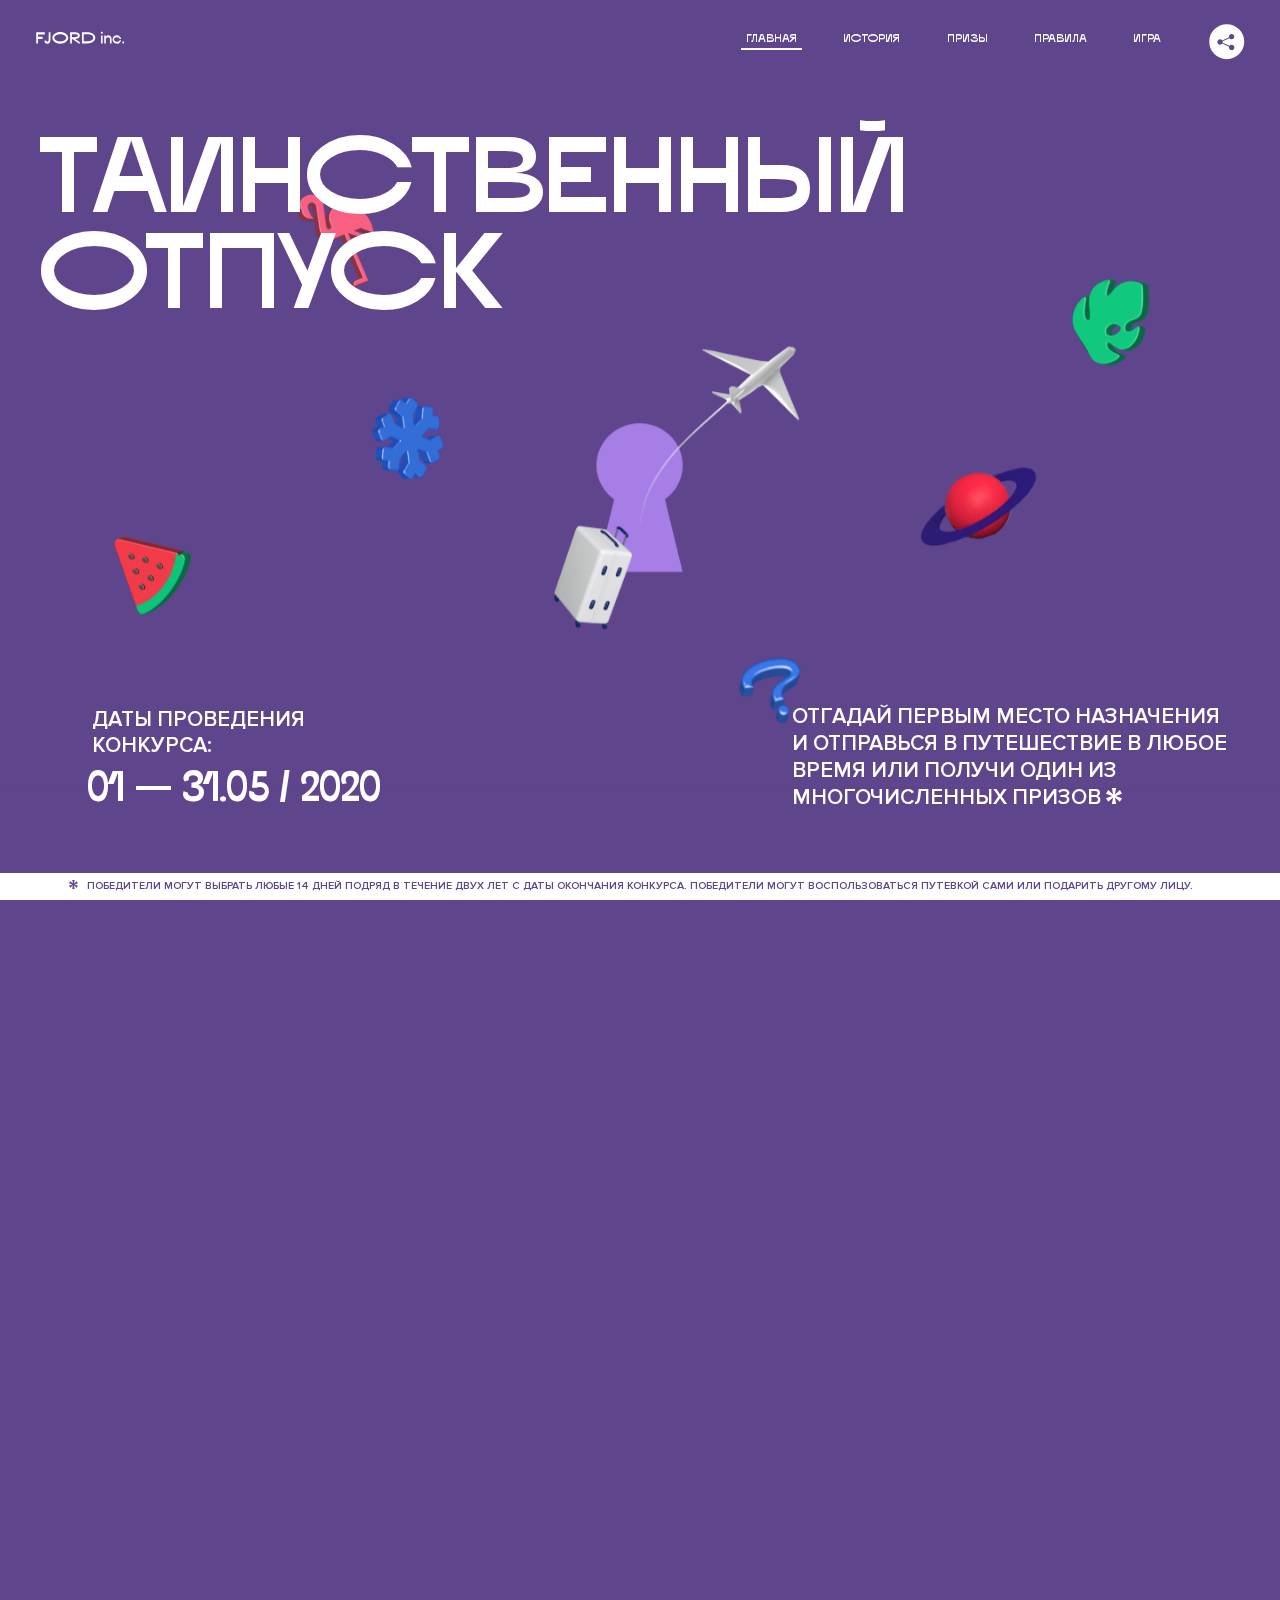
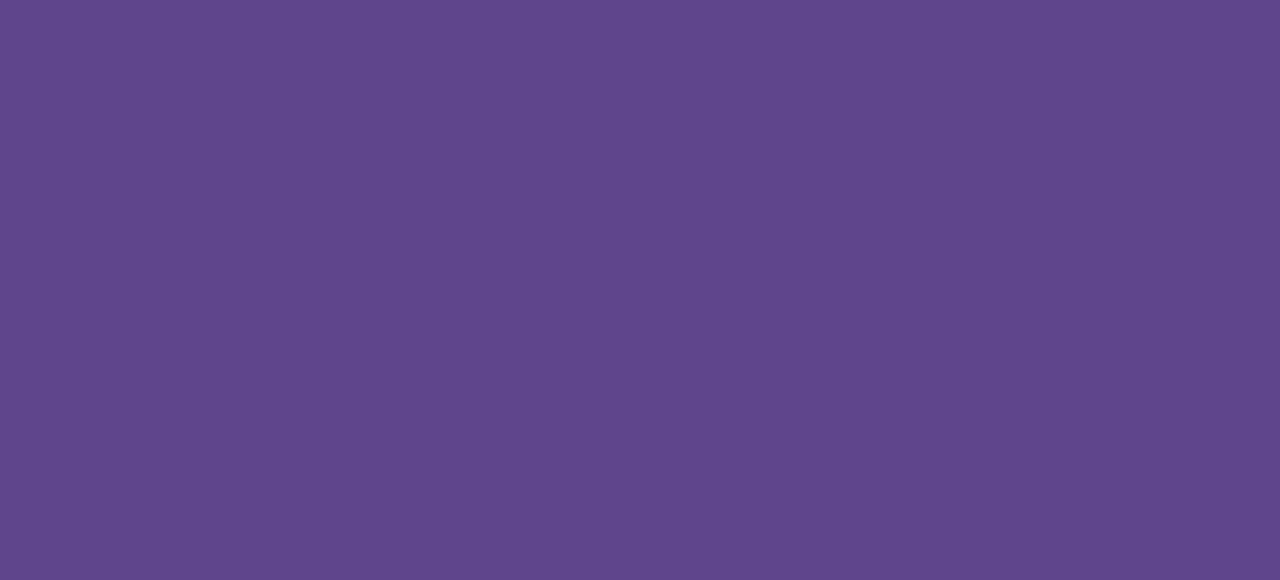
<file: 3/index.html>
<!DOCTYPE html>
<html lang="ru">
  <head>
    <meta charset="UTF-8">
    <meta name="description" content="">
    <meta name="viewport" content="width=device-width, initial-scale=1.0">
    <meta http-equiv="X-UA-Compatible" content="ie=edge">
    <title>Mysterious Vacation</title>
    <link rel="stylesheet" href="css/style.min.css">
  <link href="css/style.min.css" rel="stylesheet">  <base href="https://htmlacademy-animation.github.io/1581075-magic-vacation-1/3/">
</head>
  <body>
    <header class="page-header js-header">
      <div class="page-header__wrapper">
        <a href="#" class="page-header__logo" aria-label="Перейти на страницу FJORD.Inc">
          <svg width="100" height="15" viewBox="0 0 100 15" fill="none" xmlns="http://www.w3.org/2000/svg">
            <path d="M0.26 1.4V14H2.276V8.906H7.334V6.44H2.276V3.848H9.872V1.4H0.26ZM12.733 14.36C15.127 14.36 16.243 12.65 16.243 9.5V1.4H14.263V8.96C14.263 11.21 13.723 11.876 12.733 11.876C11.833 11.876 11.473 11.3 11.347 10.58L9.36702 10.94C9.63702 13.046 10.663 14.36 12.733 14.36ZM18.3918 7.7C18.3918 11.372 22.3878 14.36 27.3198 14.36C32.2518 14.36 36.2478 11.372 36.2478 7.7C36.2478 4.028 32.2518 1.04 27.3198 1.04C22.3878 1.04 18.3918 4.028 18.3918 7.7ZM20.6058 7.7C20.6058 5.378 23.6118 3.524 27.3198 3.524C30.9918 3.524 33.9798 5.378 33.9798 7.7C33.9798 10.004 30.9918 11.858 27.3198 11.858C23.6118 11.858 20.6058 10.004 20.6058 7.7ZM40.403 14V8.906H40.799L49.079 14.702V12.38L44.039 8.906H44.201C47.999 8.906 49.277 7.304 49.277 5.162C49.277 3.092 47.999 1.4 44.201 1.4H38.387V14H40.403ZM43.535 3.722C45.785 3.722 47.045 4.136 47.045 5.432C47.045 6.764 45.785 7.034 43.535 7.034H40.403V3.722H43.535ZM51.6936 1.382V14H57.8676C62.7456 14 66.7236 11.534 66.7236 7.7C66.7236 3.848 62.7456 1.382 57.8676 1.382H51.6936ZM53.7096 11.624V3.722H57.5436C61.5396 3.722 64.4916 5.018 64.4916 7.7C64.4916 10.238 61.5396 11.624 57.5436 11.624H53.7096ZM73.1832 14.018H74.9832V5H73.1832V14.018ZM72.9132 1.976C72.9132 2.57 73.3992 3.092 74.0832 3.092C74.7492 3.092 75.2352 2.57 75.2352 1.976C75.2352 1.382 74.7672 0.805999 74.0832 0.805999C73.3812 0.805999 72.9132 1.382 72.9132 1.976ZM76.7867 14H78.5687V9.104C78.7487 8.006 79.5947 6.962 81.0887 6.962C82.1147 6.962 83.2667 7.448 83.2667 9.554V14H85.0487V9.014C85.0487 6.152 83.2307 4.73 81.3587 4.73C79.9187 4.73 79.0727 5.558 78.5687 6.854V5H76.7867V14ZM90.9898 14.27C93.5098 14.27 95.3818 12.506 95.7238 10.328H94.0498C93.7258 11.3 92.6998 12.02 90.9898 12.02C88.8478 12.02 87.7678 10.922 87.7678 9.59C87.7678 8.24 88.8478 6.962 90.9898 6.962C92.7538 6.962 93.7978 7.844 94.0858 8.924H95.7418C95.4358 6.71 93.6178 4.73 90.9898 4.73C88.0918 4.73 86.1298 7.124 86.1298 9.59C86.1298 12.074 88.1278 14.27 90.9898 14.27ZM97.0693 12.938C97.0693 13.658 97.5553 14.144 98.2753 14.144C98.9953 14.144 99.4813 13.658 99.4813 12.938C99.4813 12.2 98.9953 11.714 98.2753 11.714C97.5553 11.714 97.0693 12.2 97.0693 12.938Z" fill="currentColor"></path>
          </svg>
        </a>
        <button class="page-header__toggler js-menu-toggler" type="button" aria-label="Управление мобильным меню">
          <span>Меню</span>
        </button>
        <nav class="page-header__nav">
          <div class="page-header__menu js-menu" id="menu">
            <ul>
              <li>
                <a class="js-menu-link active" href="#top" data-href="top">главная</a>
              </li>
              <li>
                <a class="js-menu-link" href="#story" data-href="story">история</a>
              </li>
              <li>
                <a class="js-menu-link" href="#prizes" data-href="prizes">призы</a>
              </li>
              <li>
                <a class="js-menu-link" href="#rules" data-href="rules">правила</a>
              </li>
              <li>
                <a class="js-menu-link" href="#game" data-href="game">игра</a>
              </li>
            </ul>
          </div>
          <div class="page-header__social">
            <div class="social-block js-social-block">
              <button class="social-block__toggler" aria-label="Управлять блоком с социальными кнопками">
                <svg width="26" height="22" viewBox="0 0 27 22" fill="none" xmlns="http://www.w3.org/2000/svg">
                  <path d="M19.6721 7.43664C21.6273 7.43664 23.213 5.85095 23.213 3.89566C23.213 1.94037 21.6273 0.354675 19.6721 0.354675C17.7168 0.354675 16.1311 1.94037 16.1311 3.89566C16.1311 4.19968 16.1728 4.49178 16.2458 4.77345L7.21751 8.95527C6.57519 8.05214 5.52303 7.46049 4.33078 7.46049C2.37549 7.46049 0.789795 9.04618 0.789795 11.0015C0.789795 12.9568 2.37549 14.5425 4.33078 14.5425C5.52303 14.5425 6.57668 13.9508 7.21751 13.0477L16.2458 17.2295C16.1743 17.5112 16.1311 17.8033 16.1311 18.1073C16.1311 20.0626 17.7168 21.6483 19.6721 21.6483C21.6273 21.6483 23.213 20.0626 23.213 18.1073C23.213 16.152 21.6273 14.5663 19.6721 14.5663C18.4798 14.5663 17.4262 15.158 16.7853 16.0611L7.75701 11.8793C7.82854 11.5976 7.87176 11.3055 7.87176 11.0015C7.87176 10.6974 7.83003 10.4053 7.75701 10.1237L16.7853 5.94186C17.4262 6.84499 18.4783 7.43664 19.6721 7.43664Z" fill="currentColor"></path>
                </svg>
              </button>
              <ul class="social-block__list">
                <li>
                  <a class="social-block__link social-block__link--fb" href="#" aria-label="Мы на Facebook">
                    <svg width="8" height="17" viewBox="0 0 8 17" fill="none" xmlns="http://www.w3.org/2000/svg">
                      <path d="M4.24646 16.9899H1.09275L1.05793 8.49828H0V5.30707H1.05793V3.81124C1.05793 1.42084 2.57654 0 5.21735 0H7.41758V3.18585H5.30841C4.28262 3.18585 4.2478 3.48582 4.2478 4.24914V5.30707H7.42964L7.16716 8.49828H4.2478V16.9899H4.24646Z" fill="currentColor"></path>
                    </svg>
                  </a>
                </li>
                <li>
                  <a class="social-block__link social-block__link--insta" href="#" aria-label="Мы в Instagram">
                    <svg width="15" height="15" viewBox="0 0 15 15" fill="none" xmlns="http://www.w3.org/2000/svg">
                      <path d="M11.0197 0H4.19806C2.14246 0 0.471191 1.66993 0.471191 3.72285V10.5499C0.471191 12.6082 2.14112 14.2727 4.19806 14.2727H11.0197C13.0753 14.2727 14.7466 12.6082 14.7466 10.5499V3.72285C14.7466 1.67127 13.0753 0 11.0197 0ZM11.0197 12.4849H4.19806C3.13076 12.4849 2.26432 11.6158 2.26432 10.5512V3.72419C2.26432 2.65956 3.13076 1.79715 4.19806 1.79715H11.0197C12.087 1.79715 12.9535 2.6609 12.9535 3.72419V10.5512C12.9535 11.6145 12.087 12.4849 11.0197 12.4849Z" fill="currentColor"></path>
                      <path d="M7.60887 3.11084C5.38989 3.11084 3.58203 4.9187 3.58203 7.14036C3.58203 9.35532 5.38989 11.1645 7.60887 11.1645C9.83053 11.1645 11.6357 9.35666 11.6357 7.14036C11.6357 4.9187 9.83053 3.11084 7.60887 3.11084ZM7.60887 9.36871C6.37551 9.36871 5.37784 8.37372 5.37784 7.14036C5.37784 5.90699 6.37551 4.90665 7.60887 4.90665C8.83822 4.90665 9.84259 5.90833 9.84259 7.14036C9.84392 8.37238 8.83822 9.36871 7.60887 9.36871Z" fill="currentColor"></path>
                      <path d="M11.3573 2.35962C10.8256 2.35962 10.3931 2.79752 10.3931 3.32381C10.3931 3.85546 10.8256 4.29336 11.3573 4.29336C11.8862 4.29336 12.3215 3.85546 12.3215 3.32381C12.3215 2.79752 11.8862 2.35962 11.3573 2.35962Z" fill="currentColor"></path>
                    </svg>
                  </a>
                </li>
                <li>
                  <a class="social-block__link social-block__link--vk" href="#" aria-label="Мы ВКонтакте">
                    <svg width="17" height="10" viewBox="0 0 17 10" fill="none" xmlns="http://www.w3.org/2000/svg">
                      <path d="M14.1234 4.9002C14.1234 4.9002 16.3623 1.72708 16.5866 0.680242C16.6595 0.312285 16.4947 0.103188 16.1069 0.103188C16.1069 0.103188 14.8193 0.103188 14.168 0.103188C13.7235 0.103188 13.5587 0.293278 13.4235 0.579768C13.4235 0.579768 12.3724 2.82553 11.0969 4.24712C10.6861 4.70333 10.4781 4.84318 10.2511 4.84318C10.0646 4.84318 9.98625 4.6911 9.98625 4.27834V0.649016C9.98625 0.147997 9.92545 0.00135496 9.5066 0.00135496H6.39628C6.15578 0.00135496 6.0085 0.134417 6.0085 0.324506C6.0085 0.801084 6.73406 0.908351 6.73406 2.20231V4.87305C6.73406 5.40529 6.70569 5.61575 6.45303 5.61575C5.78016 5.61575 4.19528 3.30618 3.30623 0.678887C3.12923 0.145282 2.93737 0 2.43475 0H0.486409C0.205373 0 0 0.190085 0 0.476576C0 0.991172 0.60666 3.40801 2.99277 6.64358C4.59927 8.8201 6.70569 10 8.60269 10C9.76196 10 10.0416 9.80312 10.0416 9.31432V7.63883C10.0416 7.22607 10.2065 7.04956 10.4429 7.04956C10.7078 7.04956 11.1847 7.13238 12.2805 8.22268C13.5843 9.47862 13.6762 10 14.3896 10H16.5676C16.7919 10 17 9.89273 17 9.52342C17 9.02919 16.3623 8.15343 15.384 7.10659C14.9801 6.56755 14.3302 5.98914 14.1248 5.72301C13.8275 5.40801 13.9154 5.23014 14.1234 4.9002Z" fill="currentColor"></path>
                    </svg>
                  </a>
                </li>
              </ul>
            </div>
          </div>
        </nav>
      </div>
    </header>

    <main class="page-content">
      <section class="animation-screen"></section>

      <section class="screen screen--hidden screen--intro js-scrollspy" id="top">
        <div class="screen__wrapper">
          <div class="intro">
            <h1 class="intro__title">Таинственный отпуск</h1>
            <div class="intro__content">
              <div class="intro__info">
                <p class="intro__label">Даты проведения конкурса:</p>
                <p class="intro__date">01 — 31.05 / 2020</p>
              </div>
              <div class="intro__message">
                <p>
                  Отгадай первым место назначения и&nbsp;отправься
                  в&nbsp;путешествие в&nbsp;любое время или получи один из
                  многочисленных призов
                  <svg width="16" height="16" viewBox="0 0 10 10" fill="none" xmlns="http://www.w3.org/2000/svg">
                    <path d="M0 6.35337L3.90271 4.99012L0 3.64663L1.34615 1.32374L4.44287 4.01073L3.67364 0H6.34615L5.57692 4.01073L8.65385 1.32374L10 3.64663L6.13405 4.99012L10 6.35337L8.65385 8.65651L5.57692 5.98927L6.34615 10H3.67364L4.44287 5.96952L1.34615 8.65651L0 6.35337Z" fill="currentColor"></path>
                  </svg>
                </p>
              </div>
            </div>
          </div>
        </div>
        <div class="screen__footer js-footer">
          <button class="screen__footer-enlarge js-footer-toggler" type="button" aria-label="Показать сообщение">
            <svg width="10" height="10" viewBox="0 0 10 10" fill="none" xmlns="http://www.w3.org/2000/svg">
              <path d="M0 6.35337L3.90271 4.99012L0 3.64663L1.34615 1.32374L4.44287 4.01073L3.67364 0H6.34615L5.57692 4.01073L8.65385 1.32374L10 3.64663L6.13405 4.99012L10 6.35337L8.65385 8.65651L5.57692 5.98927L6.34615 10H3.67364L4.44287 5.96952L1.34615 8.65651L0 6.35337Z" fill="currentColor"></path>
            </svg>
          </button>
          <button class="screen__footer-collapse js-footer-toggler" type="button" aria-label="Скрыть сообщение">
            <svg width="13" height="13" viewBox="0 0 13 13" fill="none" xmlns="http://www.w3.org/2000/svg">
              <line x1="12.3536" y1="0.353553" x2="0.738349" y2="11.9688" stroke="currentColor"></line>
              <line x1="0.738319" y1="0.539925" x2="12.3535" y2="12.1551" stroke="currentColor"></line>
            </svg>
          </button>
          <div class="screen__footer-wrapper">
            <div class="screen__footer-announce">
              <p class="screen__footer-label">Даты проведения конкурса:</p>
              <p class="screen__footer-date">01 — 31.05 / 2020</p>
            </div>
            <div class="screen__footer-note">
              <p>
                <svg width="10" height="10" viewBox="0 0 10 10" fill="none" xmlns="http://www.w3.org/2000/svg">
                  <path d="M0 6.35337L3.90271 4.99012L0 3.64663L1.34615 1.32374L4.44287 4.01073L3.67364 0H6.34615L5.57692 4.01073L8.65385 1.32374L10 3.64663L6.13405 4.99012L10 6.35337L8.65385 8.65651L5.57692 5.98927L6.34615 10H3.67364L4.44287 5.96952L1.34615 8.65651L0 6.35337Z" fill="currentColor"></path>
                </svg>
                <span>Победители могут выбрать любые 14 дней подряд в&nbsp;течение
                  двух лет с&nbsp;даты окончания конкурса. Победители могут
                  воспользоваться путевкой сами или подарить другому лицу.</span>
              </p>
            </div>
          </div>
        </div>
      </section>

      <section class="screen screen--hidden screen--story js-scrollspy" id="story">
        <div class="slider swiper-container js-slider">
          <div class="swiper-wrapper">
            <div class="slider__item swiper-slide">
              <h2 class="slider__item-title">История</h2>
              <p class="slider__item-text">
                Джеймс Таргет был основателем компании &laquo;Fjord Inc.&raquo;.
                С&nbsp;1965 года &laquo;Fjord Inc.&raquo; прославилась надёжными
                и&nbsp;удобными чемоданами и&nbsp;аксессуарами для туристов.
              </p>
            </div>

            <div class="slider__item swiper-slide">
              <p class="slider__item-text">
                Когда Джеймсу было 7&nbsp;лет, в&nbsp;их&nbsp;доме гостил
                дядюшка и&nbsp;развлекал детей рассказами о&nbsp;своей поездке
                в&nbsp;место, показавшееся малышу Таргету невероятным. Тогда
                Джеймс решил, что однажды посетит его, но&nbsp;не&nbsp;будет
                рассказывать о&nbsp;мечте, пока не&nbsp;осуществит.
              </p>
            </div>

            <div class="slider__item swiper-slide">
              <p class="slider__item-text">
                Джеймс Таргет стал увлеченным путешественником. Он&nbsp;посетил
                5&nbsp;континентов, 126&nbsp;стран.
              </p>
            </div>

            <div class="slider__item swiper-slide">
              <p class="slider__item-text">
                Он&nbsp;сплавлялся по&nbsp;Амазонке и&nbsp;погружался
                в&nbsp;пещеры Франции, медитировал в&nbsp;горах Тибета
                и&nbsp;пожимал руку вождя племени Акугауа.
              </p>
            </div>

            <div class="slider__item swiper-slide">
              <p class="slider__item-text">
                Из&nbsp;своих поездок Джеймс Таргет привозил идеи, как сделать
                свои чемоданы &laquo;Fjord Inc.&raquo; удобными
                и&nbsp;приспособленными к&nbsp;разным дорожным условиям.
              </p>
            </div>

            <div class="slider__item swiper-slide">
              <p class="slider__item-text">
                Всё это время Джеймс не&nbsp;оставлял идею поездки своей мечты.
                Однако, как только он&nbsp;брался за&nbsp;планирование,
                возникали препятствия, не&nbsp;позволяющие отправиться туда.
              </p>
            </div>

            <div class="slider__item swiper-slide">
              <p class="slider__item-text">
                В&nbsp;возрасте 67&nbsp;лет Джеймс Таргет попал под лавину
                и&nbsp;погиб. В&nbsp;своём завещании он&nbsp;поручил отправить
                в&nbsp;заветное путешествие трёх смельчаков, единых с&nbsp;ним
                духом.
              </p>
            </div>

            <div class="slider__item swiper-slide">
              <p class="slider__item-text">
                Тех, кто сможет узнать таинственное место, задавая вопросы
                специально обученному ИИ&nbsp;&laquo;Соне&raquo;, ждет
                фантастическое путешествие.
              </p>
            </div>
          </div>
          <div class="slider__controls">
            <button class="slider__control slider__control--prev js-control-prev" type="button" aria-label="Показать предыдущую историю">
              <svg width="12" height="22" viewBox="0 0 12 22" fill="none" xmlns="http://www.w3.org/2000/svg">
                <path d="M11 1L1 11L11 21" stroke="currentColor" stroke-width="2" stroke-linejoin="round"></path>
              </svg>
            </button>
            <button class="slider__control slider__control--next js-control-next" type="button" aria-label="Показать следующую историю">
              <svg width="12" height="22" viewBox="0 0 12 22" fill="none" xmlns="http://www.w3.org/2000/svg">
                <path d="M1 1L11 11L1 21" stroke="currentColor" stroke-width="2" stroke-linejoin="round"></path>
              </svg>
            </button>
          </div>
          <div class="slider__pagination swiper-pagination"></div>
        </div>
      </section>

      <section class="screen screen--hidden screen--prizes js-scrollspy" id="prizes">
        <div class="screen__wrapper">
          <div class="prizes">
            <h2 class="prizes__title">ПРизы</h2>
            <div class="prizes__lead">
              <p>Найди ответ и&nbsp;получи один из&nbsp;призов:</p>
            </div>
            <ul class="prizes__list">
              <li class="prizes__item prizes__item--journeys">
                <div class="prizes__icon">
                  <picture>
                    <source srcset="img/prize1-mob.svg" media="(orientation: portrait)">
                    <img src="img/prize1.svg" alt="">
                  </picture>
                </div>
                <p class="prizes__desc">
                  <b>3</b>
                  <span>загадочных путешествия</span>
                </p>
              </li>
              <li class="prizes__item prizes__item--cases">
                <div class="prizes__icon">
                  <picture>
                    <source srcset="img/prize2-mob.svg" media="(orientation: portrait)">
                    <img src="img/prize2.svg" alt="">
                  </picture>
                </div>
                <p class="prizes__desc">
                  <b>7</b>
                  <span>надежных чемоданов</span>
                </p>
              </li>
              <li class="prizes__item prizes__item--codes">
                <div class="prizes__icon">
                  <picture>
                    <source srcset="img/prize3-mob.svg" media="(orientation: portrait)">
                    <img src="img/prize3.svg" alt="">
                  </picture>
                </div>
                <p class="prizes__desc">
                  <b>900</b>
                  <span>
                    промокодов на&nbsp;скидку 15%
                    <svg width="10" height="10" viewBox="0 0 10 10" fill="none" xmlns="http://www.w3.org/2000/svg">
                      <path d="M0 6.35337L3.90271 4.99012L0 3.64663L1.34615 1.32374L4.44287 4.01073L3.67364 0H6.34615L5.57692 4.01073L8.65385 1.32374L10 3.64663L6.13405 4.99012L10 6.35337L8.65385 8.65651L5.57692 5.98927L6.34615 10H3.67364L4.44287 5.96952L1.34615 8.65651L0 6.35337Z" fill="currentColor"></path>
                    </svg>
                  </span>
                </p>
              </li>
            </ul>
          </div>
        </div>
        <div class="screen__footer js-footer">
          <button class="screen__footer-enlarge js-footer-toggler" type="button" aria-label="Показать сообщение">
            <svg width="10" height="10" viewBox="0 0 10 10" fill="none" xmlns="http://www.w3.org/2000/svg">
              <path d="M0 6.35337L3.90271 4.99012L0 3.64663L1.34615 1.32374L4.44287 4.01073L3.67364 0H6.34615L5.57692 4.01073L8.65385 1.32374L10 3.64663L6.13405 4.99012L10 6.35337L8.65385 8.65651L5.57692 5.98927L6.34615 10H3.67364L4.44287 5.96952L1.34615 8.65651L0 6.35337Z" fill="currentColor"></path>
            </svg>
          </button>
          <button class="screen__footer-collapse js-footer-toggler" type="button" aria-label="Скрыть сообщение">
            <svg width="13" height="13" viewBox="0 0 13 13" fill="none" xmlns="http://www.w3.org/2000/svg">
              <line x1="12.3536" y1="0.353553" x2="0.738349" y2="11.9688" stroke="currentColor"></line>
              <line x1="0.738319" y1="0.539925" x2="12.3535" y2="12.1551" stroke="currentColor"></line>
            </svg>
          </button>
          <div class="screen__footer-wrapper">
            <div class="screen__footer-announce">
              <p class="screen__footer-label">Даты проведения конкурса:</p>
              <p class="screen__footer-date">01 — 31.05 / 2020</p>
            </div>
            <div class="screen__footer-note">
              <p>
                <svg width="10" height="10" viewBox="0 0 10 10" fill="none" xmlns="http://www.w3.org/2000/svg">
                  <path d="M0 6.35337L3.90271 4.99012L0 3.64663L1.34615 1.32374L4.44287 4.01073L3.67364 0H6.34615L5.57692 4.01073L8.65385 1.32374L10 3.64663L6.13405 4.99012L10 6.35337L8.65385 8.65651L5.57692 5.98927L6.34615 10H3.67364L4.44287 5.96952L1.34615 8.65651L0 6.35337Z" fill="currentColor"></path>
                </svg>
                <span>Скидка&nbsp;15% на&nbsp;единоразовое приобретение путёвки
                  с&nbsp;1&nbsp;июня 2020 по&nbsp;31&nbsp;мая 2022&nbsp;года.
                  Суммируется с&nbsp;другими акциями</span>
              </p>
            </div>
          </div>
        </div>
      </section>

      <section class="screen screen--hidden screen--rules js-scrollspy" id="rules">
        <div class="screen__wrapper">
          <div class="rules">
            <h2 class="rules__title">Правила</h2>
            <div class="rules__lead">
              <p>
                Для того чтобы получить наследство Джеймса Таргета, тебе нужно
                выведать у&nbsp;&laquo;Сони&raquo;, куда предстоит отправиться
                тебе в&nbsp;случае победы
              </p>
            </div>
            <ol class="rules__list">
              <li class="rules__item">
                <p>Тебе отводится <br>5&nbsp;минут</p>
              </li>
              <li class="rules__item">
                <p>Задавай любые вопросы в&nbsp;текстовом поле</p>
              </li>
              <li class="rules__item">
                <p>Нажимай кнопку &laquo;Узнать&raquo;, чтобы получить ответ</p>
              </li>
              <li class="rules__item">
                <p>&laquo;Соня&raquo; может отвечать только&nbsp;Да или Нет</p>
              </li>
            </ol>
            <a href="#game" class="rules__link btn">Погнали!</a>
          </div>
        </div>
        <div class="screen__disclaimer">
          <div class="disclaimer">
            <ul>
              <li>
                <a href="#">Правовая информация</a>
              </li>
              <li>
                <a href="#">Подробные правила</a>
              </li>
            </ul>
          </div>
        </div>
      </section>

      <section class="screen screen--hidden screen--game js-scrollspy" id="game">
        <div class="screen__wrapper">
          <div class="game">
            <div class="game__header">
              <h2 class="game__title">Игра</h2>
              <div class="game__counter"><span>05</span>:<span>00</span></div>
            </div>
            <div class="game__body">
              <div class="chat">
                <div class="chat__body js-chat">
                  <ul class="chat__list" id="messages"></ul>
                </div>
                <div class="chat__footer">
                  <form action="#" method="post" class="form" id="message-form">
                    <label for="message-field" class="visually-hidden">Поле для ввода вопроса</label>
                    <input type="text" class="form__field" id="message-field">
                    <button class="form__button btn">
                      Узнать
                      <svg width="18" height="19" viewBox="0 0 18 19" fill="none" xmlns="http://www.w3.org/2000/svg">
                        <path stroke="currentColor" stroke-width="2" d="M9 19V1"></path>
                        <path d="M1 9l8-8 8 8" stroke="currentColor" stroke-width="2" stroke-linejoin="round"></path>
                      </svg>
                    </button>
                  </form>
                </div>
              </div>
            </div>
            <!-- временные кнопки для показа результата -->
            <div class="game__buttons">
              <button class="game__button btn js-show-result" type="button" data-target="result">
                Положительный результат
              </button>
              <button class="game__button btn js-show-result" type="button" data-target="result2">
                Положительный результат - 2
              </button>
              <button class="game__button btn js-show-result" type="button" data-target="result3">
                Отрицательный результат
              </button>
            </div>
          </div>
        </div>
      </section>

      <section class="screen screen--hidden screen--result" id="result">
        <div class="screen__wrapper">
          <div class="result result--trip">
            <div class="result__image">
              <picture>
                <source srcset="img/result1-mob.png 1x, img/result1-mob@2x.png 2x" media="(max-width: 768px) and (orientation: portrait)">
                <img src="img/result1.png" srcset="img/result1@2x.png 2x" alt="">
              </picture>
            </div>
            <h2 class="result__title">
              <span class="visually-hidden">ПОбеда!</span>
              <svg xmlns="http://www.w3.org/2000/svg" viewBox="0 0 568.85 109.24">
                <path d="M16,24.44V92H2.6V8H75V92H61.52V24.44H16Z" transform="translate(-2.1 -1.5)" fill="none" stroke="currentColor"></path>
                <path d="M148.76,5.6c32.88,0,59.52,19.92,59.52,44.4s-26.64,44.4-59.52,44.4S89.24,74.48,89.24,50,115.88,5.6,148.76,5.6Zm0,72.12c24.48,0,44.4-12.36,44.4-27.72s-19.92-27.84-44.4-27.84C124,22.16,104,34.52,104,50S124,77.72,148.76,77.72Z" transform="translate(-2.1 -1.5)" fill="none" stroke="currentColor"></path>
                <path d="M287.36,8V24.44H236v14.4h25.32c25.44,0,34,11.16,34,26.52,0,15.6-8.52,26.64-34,26.64H222.56V8h64.8ZM256.88,76.52c15.12,0,23.52-2,23.52-11.52S272,54.44,256.88,54.44H236V76.52h20.88Z" transform="translate(-2.1 -1.5)" fill="none" stroke="currentColor"></path>
                <path d="M371.47,8V24.44H320.84V41.6h33.6V58h-33.6V75.56h50.64V92H307.4V8h64.08Z" transform="translate(-2.1 -1.5)" fill="none" stroke="currentColor"></path>
                <path d="M382.39,110.24V75.56h7.44c4.56-4.68,7.8-18.36,8.76-56L399,8h48.6V75.56h10v34.68H442.87V92H397v18.24H382.39Zm51.72-34.68V24.44H411.55v3.12c-0.48,22.44-3.24,37.68-7.2,48h29.76Z" transform="translate(-2.1 -1.5)" fill="none" stroke="currentColor"></path>
                <path d="M463.75,92l28-84h27.12l28.08,84H533.47l-7.8-23.52h-37.8L480.07,92H463.75Zm56.64-40L507,11.84,493.51,52h26.88Z" transform="translate(-2.1 -1.5)" fill="none" stroke="currentColor"></path>
                <path d="M554.12,70.4L555.55,2H569l1.44,68.4H554.12Zm8.28,6.36c4.8,0,8,3.24,8,8.16a8,8,0,1,1-16.08,0C554.35,80,557.59,76.76,562.39,76.76Z" transform="translate(-2.1 -1.5)" fill="none" stroke="currentColor"></path>
              </svg>
            </h2>
            <div class="result__text">
              <p>ты&nbsp;отправляешься в&nbsp;Арктику!</p>
            </div>
            <div class="result__form">
              <form action="#" method="post" class="form form--result">
                <label for="email-field" class="form__label">зарегистрируй результат</label>
                <input type="email" class="form__field" id="email-field" placeholder="e-mail для регистации результата и получения приза" required="">
                <button class="form__button btn">
                  отправить
                  <svg width="18" height="19" viewBox="0 0 18 19" fill="none" xmlns="http://www.w3.org/2000/svg">
                    <path stroke="currentColor" stroke-width="2" d="M9 19V1"></path>
                    <path d="M1 9l8-8 8 8" stroke="currentColor" stroke-width="2" stroke-linejoin="round"></path>
                  </svg>
                </button>
              </form>
            </div>
          </div>
        </div>
      </section>

      <section class="screen screen--hidden screen--result" id="result2">
        <div class="screen__wrapper">
          <div class="result result--prize">
            <div class="result__image">
              <picture>
                <source srcset="img/result2-mob.png 1x, img/result2-mob@2x.png 2x" media="(max-width: 768px) and (orientation: portrait)">
                <img src="img/result2.png" srcset="img/result2@2x.png 2x" alt="">
              </picture>
            </div>
            <h2 class="result__title">
              <span class="visually-hidden">ПОбеда!</span>
              <svg xmlns="http://www.w3.org/2000/svg" viewBox="0 0 568.85 109.24">
                <path d="M16,24.44V92H2.6V8H75V92H61.52V24.44H16Z" transform="translate(-2.1 -1.5)" fill="none" stroke="currentColor"></path>
                <path d="M148.76,5.6c32.88,0,59.52,19.92,59.52,44.4s-26.64,44.4-59.52,44.4S89.24,74.48,89.24,50,115.88,5.6,148.76,5.6Zm0,72.12c24.48,0,44.4-12.36,44.4-27.72s-19.92-27.84-44.4-27.84C124,22.16,104,34.52,104,50S124,77.72,148.76,77.72Z" transform="translate(-2.1 -1.5)" fill="none" stroke="currentColor"></path>
                <path d="M287.36,8V24.44H236v14.4h25.32c25.44,0,34,11.16,34,26.52,0,15.6-8.52,26.64-34,26.64H222.56V8h64.8ZM256.88,76.52c15.12,0,23.52-2,23.52-11.52S272,54.44,256.88,54.44H236V76.52h20.88Z" transform="translate(-2.1 -1.5)" fill="none" stroke="currentColor"></path>
                <path d="M371.47,8V24.44H320.84V41.6h33.6V58h-33.6V75.56h50.64V92H307.4V8h64.08Z" transform="translate(-2.1 -1.5)" fill="none" stroke="currentColor"></path>
                <path d="M382.39,110.24V75.56h7.44c4.56-4.68,7.8-18.36,8.76-56L399,8h48.6V75.56h10v34.68H442.87V92H397v18.24H382.39Zm51.72-34.68V24.44H411.55v3.12c-0.48,22.44-3.24,37.68-7.2,48h29.76Z" transform="translate(-2.1 -1.5)" fill="none" stroke="currentColor"></path>
                <path d="M463.75,92l28-84h27.12l28.08,84H533.47l-7.8-23.52h-37.8L480.07,92H463.75Zm56.64-40L507,11.84,493.51,52h26.88Z" transform="translate(-2.1 -1.5)" fill="none" stroke="currentColor"></path>
                <path d="M554.12,70.4L555.55,2H569l1.44,68.4H554.12Zm8.28,6.36c4.8,0,8,3.24,8,8.16a8,8,0,1,1-16.08,0C554.35,80,557.59,76.76,562.39,76.76Z" transform="translate(-2.1 -1.5)" fill="none" stroke="currentColor"></path>
              </svg>
            </h2>
            <div class="result__text">
              <p>чемодан &laquo;Fjord&nbsp;Inc.&raquo;&nbsp;твой</p>
            </div>
            <div class="result__form">
              <form action="#" method="post" class="form form--result">
                <label for="email-field2" class="form__label">зарегистрируй результат</label>
                <input type="email" class="form__field" id="email-field2" placeholder="e-mail для регистации результата и получения приза" required="">
                <button class="form__button btn">
                  отправить
                  <svg width="18" height="19" viewBox="0 0 18 19" fill="none" xmlns="http://www.w3.org/2000/svg">
                    <path stroke="currentColor" stroke-width="2" d="M9 19V1"></path>
                    <path d="M1 9l8-8 8 8" stroke="currentColor" stroke-width="2" stroke-linejoin="round"></path>
                  </svg>
                </button>
              </form>
            </div>
          </div>
        </div>
      </section>

      <section class="screen screen--hidden screen--result" id="result3">
        <div class="screen__wrapper">
          <div class="result result--negative">
            <div class="result__image">
              <picture>
                <source srcset="img/result3-mob.png 1x, img/result3-mob@2x.png 2x" media="(max-width: 768px) and (orientation: portrait)">
                <img src="img/result3.png" srcset="img/result3@2x.png 2x" alt="">
              </picture>
            </div>
            <h2 class="result__title">
              <span class="visually-hidden">Не угадал!</span>
              <svg xmlns="http://www.w3.org/2000/svg" viewBox="0 0 660.77 109.24">
                <path d="M2.66,92V8H16.1V42.2H53.3V8H66.74V92H53.3V58.64H16.1V92H2.66Z" transform="translate(-2.16 -1.5)" fill="none" stroke="currentColor"></path>
                <path d="M147.62,8V24.44H97V41.6h33.6V58H97V75.56h50.64V92H83.54V8h64.08Z" transform="translate(-2.16 -1.5)" fill="none" stroke="currentColor"></path>
                <path d="M199.22,8l20.52,42.36L235.34,8h16.44l-31,84H204.38l9.48-25.92L185.78,8h13.44Z" transform="translate(-2.16 -1.5)" fill="none" stroke="currentColor"></path>
                <path d="M273.74,24.44V92H260.3V8h50.16V24.44H273.74Z" transform="translate(-2.16 -1.5)" fill="none" stroke="currentColor"></path>
                <path d="M307.1,92l28-84h27.12l28.08,84H376.82L369,68.48h-37.8L323.42,92H307.1Zm56.64-40L350.3,11.84,336.86,52h26.88Z" transform="translate(-2.16 -1.5)" fill="none" stroke="currentColor"></path>
                <path d="M396.38,110.24V75.56h7.44c4.56-4.68,7.8-18.36,8.76-56L412.94,8h48.6V75.56h10v34.68H456.86V92H411v18.24H396.38ZM448.1,75.56V24.44H425.54v3.12c-0.48,22.44-3.24,37.68-7.2,48H448.1Z" transform="translate(-2.16 -1.5)" fill="none" stroke="currentColor"></path>
                <path d="M477.74,92l28-84h27.12L560.9,92H547.46l-7.8-23.52h-37.8L494.06,92H477.74Zm56.64-40-13.44-40.2L507.5,52h26.88Z" transform="translate(-2.16 -1.5)" fill="none" stroke="currentColor"></path>
                <path d="M568.7,76.88a13.77,13.77,0,0,0,5,1c6.6,0,10.44-6.24,12-58.32L586.22,8h46.2V92H619V24.44H598.82l-0.12,3.12C597.14,81,589,94.4,573.74,94.4a28.55,28.55,0,0,1-6.72-.84Z" transform="translate(-2.16 -1.5)" fill="none" stroke="currentColor"></path>
                <path d="M646.1,70.4L647.54,2H661l1.44,68.4H646.1Zm8.28,6.36c4.8,0,8,3.24,8,8.16a8,8,0,0,1-16.08,0C646.34,80,649.58,76.76,654.38,76.76Z" transform="translate(-2.16 -1.5)" fill="none" stroke="currentColor"></path>
              </svg>
            </h2>
            <button class="result__button js-play" type="button">
              не сдавайся!
              <span>
                <svg width="27" height="22" viewBox="0 0 27 22" fill="none" xmlns="http://www.w3.org/2000/svg">
                  <path d="M10.6899 1.47998C5.42992 1.47998 1.16992 5.73998 1.16992 11C1.16992 16.26 5.42992 20.52 10.6899 20.52C15.9499 20.52 20.2099 16.26 20.2099 11V7.13998" stroke="currentColor" stroke-width="2" stroke-miterlimit="10"></path>
                  <path d="M15.1099 12.5099L20.1499 7.13989L25.3099 12.6299" stroke="currentColor" stroke-width="2" stroke-miterlimit="10" stroke-linejoin="round"></path>
                </svg>
              </span>
            </button>
          </div>
        </div>
      </section>
      <div class="transition-background"></div>
    </main>
  <script src="js/script.js"></script></body>
</html>
</file>
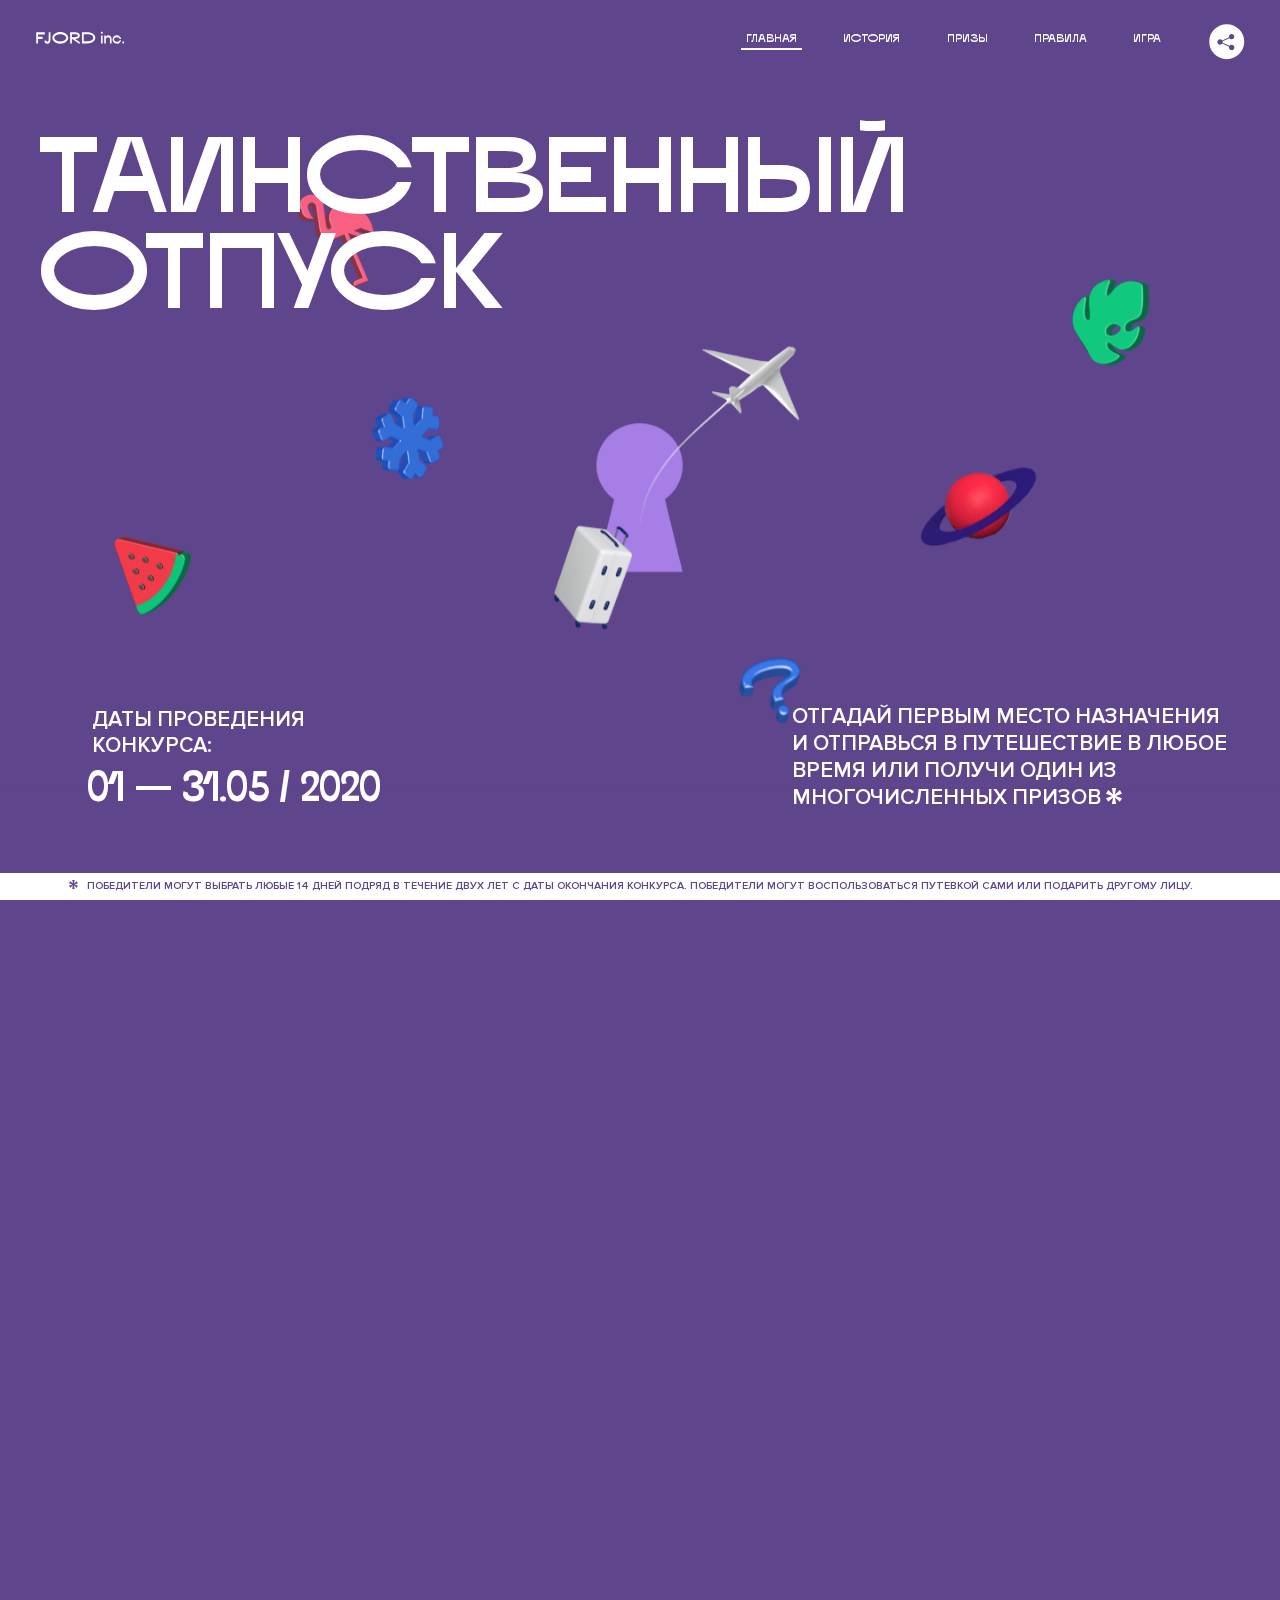
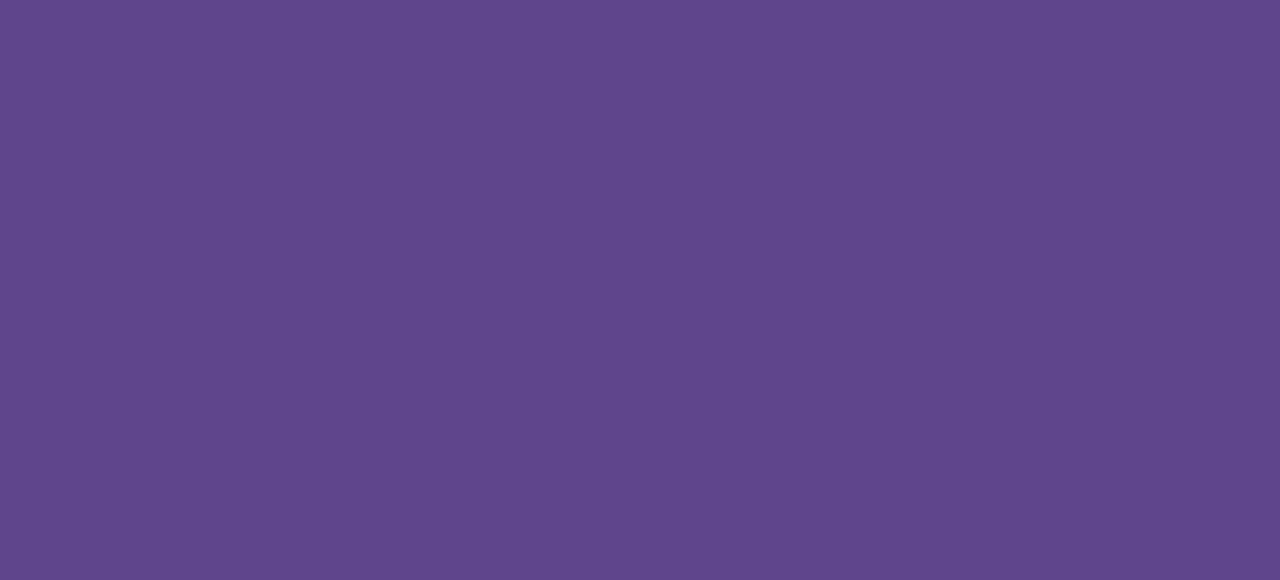
<file: 4/index.html>
<!DOCTYPE html>
<html lang="ru">
  <head>
    <meta charset="UTF-8">
    <meta name="description" content="">
    <meta name="viewport" content="width=device-width, initial-scale=1.0">
    <meta http-equiv="X-UA-Compatible" content="ie=edge">
    <title>Mysterious Vacation</title>
    <link rel="stylesheet" href="css/style.min.css">
  <link href="css/style.min.css" rel="stylesheet">  <base href="https://htmlacademy-animation.github.io/1581075-magic-vacation-1/4/">
</head>
  <body>
    <header class="page-header js-header">
      <div class="page-header__wrapper">
        <a href="#" class="page-header__logo" aria-label="Перейти на страницу FJORD.Inc">
          <svg width="100" height="15" viewBox="0 0 100 15" fill="none" xmlns="http://www.w3.org/2000/svg">
            <path d="M0.26 1.4V14H2.276V8.906H7.334V6.44H2.276V3.848H9.872V1.4H0.26ZM12.733 14.36C15.127 14.36 16.243 12.65 16.243 9.5V1.4H14.263V8.96C14.263 11.21 13.723 11.876 12.733 11.876C11.833 11.876 11.473 11.3 11.347 10.58L9.36702 10.94C9.63702 13.046 10.663 14.36 12.733 14.36ZM18.3918 7.7C18.3918 11.372 22.3878 14.36 27.3198 14.36C32.2518 14.36 36.2478 11.372 36.2478 7.7C36.2478 4.028 32.2518 1.04 27.3198 1.04C22.3878 1.04 18.3918 4.028 18.3918 7.7ZM20.6058 7.7C20.6058 5.378 23.6118 3.524 27.3198 3.524C30.9918 3.524 33.9798 5.378 33.9798 7.7C33.9798 10.004 30.9918 11.858 27.3198 11.858C23.6118 11.858 20.6058 10.004 20.6058 7.7ZM40.403 14V8.906H40.799L49.079 14.702V12.38L44.039 8.906H44.201C47.999 8.906 49.277 7.304 49.277 5.162C49.277 3.092 47.999 1.4 44.201 1.4H38.387V14H40.403ZM43.535 3.722C45.785 3.722 47.045 4.136 47.045 5.432C47.045 6.764 45.785 7.034 43.535 7.034H40.403V3.722H43.535ZM51.6936 1.382V14H57.8676C62.7456 14 66.7236 11.534 66.7236 7.7C66.7236 3.848 62.7456 1.382 57.8676 1.382H51.6936ZM53.7096 11.624V3.722H57.5436C61.5396 3.722 64.4916 5.018 64.4916 7.7C64.4916 10.238 61.5396 11.624 57.5436 11.624H53.7096ZM73.1832 14.018H74.9832V5H73.1832V14.018ZM72.9132 1.976C72.9132 2.57 73.3992 3.092 74.0832 3.092C74.7492 3.092 75.2352 2.57 75.2352 1.976C75.2352 1.382 74.7672 0.805999 74.0832 0.805999C73.3812 0.805999 72.9132 1.382 72.9132 1.976ZM76.7867 14H78.5687V9.104C78.7487 8.006 79.5947 6.962 81.0887 6.962C82.1147 6.962 83.2667 7.448 83.2667 9.554V14H85.0487V9.014C85.0487 6.152 83.2307 4.73 81.3587 4.73C79.9187 4.73 79.0727 5.558 78.5687 6.854V5H76.7867V14ZM90.9898 14.27C93.5098 14.27 95.3818 12.506 95.7238 10.328H94.0498C93.7258 11.3 92.6998 12.02 90.9898 12.02C88.8478 12.02 87.7678 10.922 87.7678 9.59C87.7678 8.24 88.8478 6.962 90.9898 6.962C92.7538 6.962 93.7978 7.844 94.0858 8.924H95.7418C95.4358 6.71 93.6178 4.73 90.9898 4.73C88.0918 4.73 86.1298 7.124 86.1298 9.59C86.1298 12.074 88.1278 14.27 90.9898 14.27ZM97.0693 12.938C97.0693 13.658 97.5553 14.144 98.2753 14.144C98.9953 14.144 99.4813 13.658 99.4813 12.938C99.4813 12.2 98.9953 11.714 98.2753 11.714C97.5553 11.714 97.0693 12.2 97.0693 12.938Z" fill="currentColor"></path>
          </svg>
        </a>
        <button class="page-header__toggler js-menu-toggler" type="button" aria-label="Управление мобильным меню">
          <span>Меню</span>
        </button>
        <nav class="page-header__nav">
          <div class="page-header__menu js-menu" id="menu">
            <ul>
              <li>
                <a class="js-menu-link active" href="#top" data-href="top">главная</a>
              </li>
              <li>
                <a class="js-menu-link" href="#story" data-href="story">история</a>
              </li>
              <li>
                <a class="js-menu-link" href="#prizes" data-href="prizes">призы</a>
              </li>
              <li>
                <a class="js-menu-link" href="#rules" data-href="rules">правила</a>
              </li>
              <li>
                <a class="js-menu-link" href="#game" data-href="game">игра</a>
              </li>
            </ul>
          </div>
          <div class="page-header__social">
            <div class="social-block js-social-block">
              <button class="social-block__toggler" aria-label="Управлять блоком с социальными кнопками">
                <svg width="26" height="22" viewBox="0 0 27 22" fill="none" xmlns="http://www.w3.org/2000/svg">
                  <path d="M19.6721 7.43664C21.6273 7.43664 23.213 5.85095 23.213 3.89566C23.213 1.94037 21.6273 0.354675 19.6721 0.354675C17.7168 0.354675 16.1311 1.94037 16.1311 3.89566C16.1311 4.19968 16.1728 4.49178 16.2458 4.77345L7.21751 8.95527C6.57519 8.05214 5.52303 7.46049 4.33078 7.46049C2.37549 7.46049 0.789795 9.04618 0.789795 11.0015C0.789795 12.9568 2.37549 14.5425 4.33078 14.5425C5.52303 14.5425 6.57668 13.9508 7.21751 13.0477L16.2458 17.2295C16.1743 17.5112 16.1311 17.8033 16.1311 18.1073C16.1311 20.0626 17.7168 21.6483 19.6721 21.6483C21.6273 21.6483 23.213 20.0626 23.213 18.1073C23.213 16.152 21.6273 14.5663 19.6721 14.5663C18.4798 14.5663 17.4262 15.158 16.7853 16.0611L7.75701 11.8793C7.82854 11.5976 7.87176 11.3055 7.87176 11.0015C7.87176 10.6974 7.83003 10.4053 7.75701 10.1237L16.7853 5.94186C17.4262 6.84499 18.4783 7.43664 19.6721 7.43664Z" fill="currentColor"></path>
                </svg>
              </button>
              <ul class="social-block__list">
                <li>
                  <a class="social-block__link social-block__link--fb" href="#" aria-label="Мы на Facebook">
                    <svg width="8" height="17" viewBox="0 0 8 17" fill="none" xmlns="http://www.w3.org/2000/svg">
                      <path d="M4.24646 16.9899H1.09275L1.05793 8.49828H0V5.30707H1.05793V3.81124C1.05793 1.42084 2.57654 0 5.21735 0H7.41758V3.18585H5.30841C4.28262 3.18585 4.2478 3.48582 4.2478 4.24914V5.30707H7.42964L7.16716 8.49828H4.2478V16.9899H4.24646Z" fill="currentColor"></path>
                    </svg>
                  </a>
                </li>
                <li>
                  <a class="social-block__link social-block__link--insta" href="#" aria-label="Мы в Instagram">
                    <svg width="15" height="15" viewBox="0 0 15 15" fill="none" xmlns="http://www.w3.org/2000/svg">
                      <path d="M11.0197 0H4.19806C2.14246 0 0.471191 1.66993 0.471191 3.72285V10.5499C0.471191 12.6082 2.14112 14.2727 4.19806 14.2727H11.0197C13.0753 14.2727 14.7466 12.6082 14.7466 10.5499V3.72285C14.7466 1.67127 13.0753 0 11.0197 0ZM11.0197 12.4849H4.19806C3.13076 12.4849 2.26432 11.6158 2.26432 10.5512V3.72419C2.26432 2.65956 3.13076 1.79715 4.19806 1.79715H11.0197C12.087 1.79715 12.9535 2.6609 12.9535 3.72419V10.5512C12.9535 11.6145 12.087 12.4849 11.0197 12.4849Z" fill="currentColor"></path>
                      <path d="M7.60887 3.11084C5.38989 3.11084 3.58203 4.9187 3.58203 7.14036C3.58203 9.35532 5.38989 11.1645 7.60887 11.1645C9.83053 11.1645 11.6357 9.35666 11.6357 7.14036C11.6357 4.9187 9.83053 3.11084 7.60887 3.11084ZM7.60887 9.36871C6.37551 9.36871 5.37784 8.37372 5.37784 7.14036C5.37784 5.90699 6.37551 4.90665 7.60887 4.90665C8.83822 4.90665 9.84259 5.90833 9.84259 7.14036C9.84392 8.37238 8.83822 9.36871 7.60887 9.36871Z" fill="currentColor"></path>
                      <path d="M11.3573 2.35962C10.8256 2.35962 10.3931 2.79752 10.3931 3.32381C10.3931 3.85546 10.8256 4.29336 11.3573 4.29336C11.8862 4.29336 12.3215 3.85546 12.3215 3.32381C12.3215 2.79752 11.8862 2.35962 11.3573 2.35962Z" fill="currentColor"></path>
                    </svg>
                  </a>
                </li>
                <li>
                  <a class="social-block__link social-block__link--vk" href="#" aria-label="Мы ВКонтакте">
                    <svg width="17" height="10" viewBox="0 0 17 10" fill="none" xmlns="http://www.w3.org/2000/svg">
                      <path d="M14.1234 4.9002C14.1234 4.9002 16.3623 1.72708 16.5866 0.680242C16.6595 0.312285 16.4947 0.103188 16.1069 0.103188C16.1069 0.103188 14.8193 0.103188 14.168 0.103188C13.7235 0.103188 13.5587 0.293278 13.4235 0.579768C13.4235 0.579768 12.3724 2.82553 11.0969 4.24712C10.6861 4.70333 10.4781 4.84318 10.2511 4.84318C10.0646 4.84318 9.98625 4.6911 9.98625 4.27834V0.649016C9.98625 0.147997 9.92545 0.00135496 9.5066 0.00135496H6.39628C6.15578 0.00135496 6.0085 0.134417 6.0085 0.324506C6.0085 0.801084 6.73406 0.908351 6.73406 2.20231V4.87305C6.73406 5.40529 6.70569 5.61575 6.45303 5.61575C5.78016 5.61575 4.19528 3.30618 3.30623 0.678887C3.12923 0.145282 2.93737 0 2.43475 0H0.486409C0.205373 0 0 0.190085 0 0.476576C0 0.991172 0.60666 3.40801 2.99277 6.64358C4.59927 8.8201 6.70569 10 8.60269 10C9.76196 10 10.0416 9.80312 10.0416 9.31432V7.63883C10.0416 7.22607 10.2065 7.04956 10.4429 7.04956C10.7078 7.04956 11.1847 7.13238 12.2805 8.22268C13.5843 9.47862 13.6762 10 14.3896 10H16.5676C16.7919 10 17 9.89273 17 9.52342C17 9.02919 16.3623 8.15343 15.384 7.10659C14.9801 6.56755 14.3302 5.98914 14.1248 5.72301C13.8275 5.40801 13.9154 5.23014 14.1234 4.9002Z" fill="currentColor"></path>
                    </svg>
                  </a>
                </li>
              </ul>
            </div>
          </div>
        </nav>
      </div>
    </header>

    <main class="page-content">
      <section class="animation-screen"></section>

      <section class="screen screen--hidden screen--intro js-scrollspy" id="top">
        <div class="screen__wrapper">
          <div class="intro">
            <h1 class="intro__title">Таинственный отпуск</h1>
            <div class="intro__content">
              <div class="intro__info">
                <p class="intro__label">Даты проведения конкурса:</p>
                <p class="intro__date">01 — 31.05 / 2020</p>
              </div>
              <div class="intro__message">
                <p>
                  Отгадай первым место назначения и&nbsp;отправься
                  в&nbsp;путешествие в&nbsp;любое время или получи один из
                  многочисленных призов
                  <svg width="16" height="16" viewBox="0 0 10 10" fill="none" xmlns="http://www.w3.org/2000/svg">
                    <path d="M0 6.35337L3.90271 4.99012L0 3.64663L1.34615 1.32374L4.44287 4.01073L3.67364 0H6.34615L5.57692 4.01073L8.65385 1.32374L10 3.64663L6.13405 4.99012L10 6.35337L8.65385 8.65651L5.57692 5.98927L6.34615 10H3.67364L4.44287 5.96952L1.34615 8.65651L0 6.35337Z" fill="currentColor"></path>
                  </svg>
                </p>
              </div>
            </div>
          </div>
        </div>
        <div class="screen__footer js-footer">
          <button class="screen__footer-enlarge js-footer-toggler" type="button" aria-label="Показать сообщение">
            <svg width="10" height="10" viewBox="0 0 10 10" fill="none" xmlns="http://www.w3.org/2000/svg">
              <path d="M0 6.35337L3.90271 4.99012L0 3.64663L1.34615 1.32374L4.44287 4.01073L3.67364 0H6.34615L5.57692 4.01073L8.65385 1.32374L10 3.64663L6.13405 4.99012L10 6.35337L8.65385 8.65651L5.57692 5.98927L6.34615 10H3.67364L4.44287 5.96952L1.34615 8.65651L0 6.35337Z" fill="currentColor"></path>
            </svg>
          </button>
          <button class="screen__footer-collapse js-footer-toggler" type="button" aria-label="Скрыть сообщение">
            <svg width="13" height="13" viewBox="0 0 13 13" fill="none" xmlns="http://www.w3.org/2000/svg">
              <line x1="12.3536" y1="0.353553" x2="0.738349" y2="11.9688" stroke="currentColor"></line>
              <line x1="0.738319" y1="0.539925" x2="12.3535" y2="12.1551" stroke="currentColor"></line>
            </svg>
          </button>
          <div class="screen__footer-wrapper">
            <div class="screen__footer-announce">
              <p class="screen__footer-label">Даты проведения конкурса:</p>
              <p class="screen__footer-date">01 — 31.05 / 2020</p>
            </div>
            <div class="screen__footer-note">
              <p>
                <svg width="10" height="10" viewBox="0 0 10 10" fill="none" xmlns="http://www.w3.org/2000/svg">
                  <path d="M0 6.35337L3.90271 4.99012L0 3.64663L1.34615 1.32374L4.44287 4.01073L3.67364 0H6.34615L5.57692 4.01073L8.65385 1.32374L10 3.64663L6.13405 4.99012L10 6.35337L8.65385 8.65651L5.57692 5.98927L6.34615 10H3.67364L4.44287 5.96952L1.34615 8.65651L0 6.35337Z" fill="currentColor"></path>
                </svg>
                <span>Победители могут выбрать любые 14 дней подряд в&nbsp;течение
                  двух лет с&nbsp;даты окончания конкурса. Победители могут
                  воспользоваться путевкой сами или подарить другому лицу.</span>
              </p>
            </div>
          </div>
        </div>
      </section>

      <section class="screen screen--hidden screen--story js-scrollspy" id="story">
        <div class="slider swiper-container js-slider">
          <div class="swiper-wrapper">
            <div class="slider__item swiper-slide">
              <h2 class="slider__item-title">История</h2>
              <p class="slider__item-text">
                Джеймс Таргет был основателем компании &laquo;Fjord Inc.&raquo;.
                С&nbsp;1965 года &laquo;Fjord Inc.&raquo; прославилась надёжными
                и&nbsp;удобными чемоданами и&nbsp;аксессуарами для туристов.
              </p>
            </div>

            <div class="slider__item swiper-slide">
              <p class="slider__item-text">
                Когда Джеймсу было 7&nbsp;лет, в&nbsp;их&nbsp;доме гостил
                дядюшка и&nbsp;развлекал детей рассказами о&nbsp;своей поездке
                в&nbsp;место, показавшееся малышу Таргету невероятным. Тогда
                Джеймс решил, что однажды посетит его, но&nbsp;не&nbsp;будет
                рассказывать о&nbsp;мечте, пока не&nbsp;осуществит.
              </p>
            </div>

            <div class="slider__item swiper-slide">
              <p class="slider__item-text">
                Джеймс Таргет стал увлеченным путешественником. Он&nbsp;посетил
                5&nbsp;континентов, 126&nbsp;стран.
              </p>
            </div>

            <div class="slider__item swiper-slide">
              <p class="slider__item-text">
                Он&nbsp;сплавлялся по&nbsp;Амазонке и&nbsp;погружался
                в&nbsp;пещеры Франции, медитировал в&nbsp;горах Тибета
                и&nbsp;пожимал руку вождя племени Акугауа.
              </p>
            </div>

            <div class="slider__item swiper-slide">
              <p class="slider__item-text">
                Из&nbsp;своих поездок Джеймс Таргет привозил идеи, как сделать
                свои чемоданы &laquo;Fjord Inc.&raquo; удобными
                и&nbsp;приспособленными к&nbsp;разным дорожным условиям.
              </p>
            </div>

            <div class="slider__item swiper-slide">
              <p class="slider__item-text">
                Всё это время Джеймс не&nbsp;оставлял идею поездки своей мечты.
                Однако, как только он&nbsp;брался за&nbsp;планирование,
                возникали препятствия, не&nbsp;позволяющие отправиться туда.
              </p>
            </div>

            <div class="slider__item swiper-slide">
              <p class="slider__item-text">
                В&nbsp;возрасте 67&nbsp;лет Джеймс Таргет попал под лавину
                и&nbsp;погиб. В&nbsp;своём завещании он&nbsp;поручил отправить
                в&nbsp;заветное путешествие трёх смельчаков, единых с&nbsp;ним
                духом.
              </p>
            </div>

            <div class="slider__item swiper-slide">
              <p class="slider__item-text">
                Тех, кто сможет узнать таинственное место, задавая вопросы
                специально обученному ИИ&nbsp;&laquo;Соне&raquo;, ждет
                фантастическое путешествие.
              </p>
            </div>
          </div>
          <div class="slider__controls">
            <button class="slider__control slider__control--prev js-control-prev" type="button" aria-label="Показать предыдущую историю">
              <svg width="12" height="22" viewBox="0 0 12 22" fill="none" xmlns="http://www.w3.org/2000/svg">
                <path d="M11 1L1 11L11 21" stroke="currentColor" stroke-width="2" stroke-linejoin="round"></path>
              </svg>
            </button>
            <button class="slider__control slider__control--next js-control-next" type="button" aria-label="Показать следующую историю">
              <svg width="12" height="22" viewBox="0 0 12 22" fill="none" xmlns="http://www.w3.org/2000/svg">
                <path d="M1 1L11 11L1 21" stroke="currentColor" stroke-width="2" stroke-linejoin="round"></path>
              </svg>
            </button>
          </div>
          <div class="slider__pagination swiper-pagination"></div>
        </div>
      </section>

      <section class="screen screen--hidden screen--prizes js-scrollspy" id="prizes">
        <div class="screen__wrapper">
          <div class="prizes">
            <h2 class="prizes__title">ПРизы</h2>
            <div class="prizes__lead">
              <p>Найди ответ и&nbsp;получи один из&nbsp;призов:</p>
            </div>
            <ul class="prizes__list">
              <li class="prizes__item prizes__item--journeys">
                <div class="prizes__icon">
                  <picture>
                    <source srcset="img/prize1-mob.svg" media="(orientation: portrait)">
                    <img src="img/prize1.svg" alt="">
                  </picture>
                </div>
                <p class="prizes__desc">
                  <b>3</b>
                  <span>загадочных путешествия</span>
                </p>
              </li>
              <li class="prizes__item prizes__item--cases">
                <div class="prizes__icon">
                  <picture>
                    <source srcset="img/prize2-mob.svg" media="(orientation: portrait)">
                    <img src="img/prize2.svg" alt="">
                  </picture>
                </div>
                <p class="prizes__desc">
                  <b>7</b>
                  <span>надежных чемоданов</span>
                </p>
              </li>
              <li class="prizes__item prizes__item--codes">
                <div class="prizes__icon">
                  <picture>
                    <source srcset="img/prize3-mob.svg" media="(orientation: portrait)">
                    <img src="img/prize3.svg" alt="">
                  </picture>
                </div>
                <p class="prizes__desc">
                  <b>900</b>
                  <span>
                    промокодов на&nbsp;скидку 15%
                    <svg width="10" height="10" viewBox="0 0 10 10" fill="none" xmlns="http://www.w3.org/2000/svg">
                      <path d="M0 6.35337L3.90271 4.99012L0 3.64663L1.34615 1.32374L4.44287 4.01073L3.67364 0H6.34615L5.57692 4.01073L8.65385 1.32374L10 3.64663L6.13405 4.99012L10 6.35337L8.65385 8.65651L5.57692 5.98927L6.34615 10H3.67364L4.44287 5.96952L1.34615 8.65651L0 6.35337Z" fill="currentColor"></path>
                    </svg>
                  </span>
                </p>
              </li>
            </ul>
          </div>
        </div>
        <div class="screen__footer js-footer">
          <button class="screen__footer-enlarge js-footer-toggler" type="button" aria-label="Показать сообщение">
            <svg width="10" height="10" viewBox="0 0 10 10" fill="none" xmlns="http://www.w3.org/2000/svg">
              <path d="M0 6.35337L3.90271 4.99012L0 3.64663L1.34615 1.32374L4.44287 4.01073L3.67364 0H6.34615L5.57692 4.01073L8.65385 1.32374L10 3.64663L6.13405 4.99012L10 6.35337L8.65385 8.65651L5.57692 5.98927L6.34615 10H3.67364L4.44287 5.96952L1.34615 8.65651L0 6.35337Z" fill="currentColor"></path>
            </svg>
          </button>
          <button class="screen__footer-collapse js-footer-toggler" type="button" aria-label="Скрыть сообщение">
            <svg width="13" height="13" viewBox="0 0 13 13" fill="none" xmlns="http://www.w3.org/2000/svg">
              <line x1="12.3536" y1="0.353553" x2="0.738349" y2="11.9688" stroke="currentColor"></line>
              <line x1="0.738319" y1="0.539925" x2="12.3535" y2="12.1551" stroke="currentColor"></line>
            </svg>
          </button>
          <div class="screen__footer-wrapper">
            <div class="screen__footer-announce">
              <p class="screen__footer-label">Даты проведения конкурса:</p>
              <p class="screen__footer-date">01 — 31.05 / 2020</p>
            </div>
            <div class="screen__footer-note">
              <p>
                <svg width="10" height="10" viewBox="0 0 10 10" fill="none" xmlns="http://www.w3.org/2000/svg">
                  <path d="M0 6.35337L3.90271 4.99012L0 3.64663L1.34615 1.32374L4.44287 4.01073L3.67364 0H6.34615L5.57692 4.01073L8.65385 1.32374L10 3.64663L6.13405 4.99012L10 6.35337L8.65385 8.65651L5.57692 5.98927L6.34615 10H3.67364L4.44287 5.96952L1.34615 8.65651L0 6.35337Z" fill="currentColor"></path>
                </svg>
                <span>Скидка&nbsp;15% на&nbsp;единоразовое приобретение путёвки
                  с&nbsp;1&nbsp;июня 2020 по&nbsp;31&nbsp;мая 2022&nbsp;года.
                  Суммируется с&nbsp;другими акциями</span>
              </p>
            </div>
          </div>
        </div>
      </section>

      <section class="screen screen--hidden screen--rules js-scrollspy" id="rules">
        <div class="screen__wrapper">
          <div class="rules">
            <h2 class="rules__title">Правила</h2>
            <div class="rules__lead">
              <p>
                Для того чтобы получить наследство Джеймса Таргета, тебе нужно
                выведать у&nbsp;&laquo;Сони&raquo;, куда предстоит отправиться
                тебе в&nbsp;случае победы
              </p>
            </div>
            <ol class="rules__list">
              <li class="rules__item">
                <p>Тебе отводится <br>5&nbsp;минут</p>
              </li>
              <li class="rules__item">
                <p>Задавай любые вопросы в&nbsp;текстовом поле</p>
              </li>
              <li class="rules__item">
                <p>Нажимай кнопку &laquo;Узнать&raquo;, чтобы получить ответ</p>
              </li>
              <li class="rules__item">
                <p>&laquo;Соня&raquo; может отвечать только&nbsp;Да или Нет</p>
              </li>
            </ol>
            <a href="#game" class="rules__link animated btn js-rules-link">Погнали!</a>
          </div>
        </div>
        <div class="screen__disclaimer">
          <div class="disclaimer">
            <ul>
              <li>
                <a href="#">Правовая информация</a>
              </li>
              <li>
                <a href="#">Подробные правила</a>
              </li>
            </ul>
          </div>
        </div>
      </section>

      <section class="screen screen--hidden screen--game js-scrollspy" id="game">
        <div class="screen__wrapper">
          <div class="game">
            <div class="game__header">
              <h2 class="game__title">Игра</h2>
              <div class="game__counter"><span>05</span>:<span>00</span></div>
            </div>
            <div class="game__body">
              <div class="chat">
                <div class="chat__body js-chat">
                  <ul class="chat__list" id="messages"></ul>
                </div>
                <div class="chat__footer">
                  <form action="#" method="post" class="form" id="message-form">
                    <label for="message-field" class="visually-hidden">Поле для ввода вопроса</label>
                    <input type="text" class="form__field" id="message-field">
                    <button class="form__button btn">
                      Узнать
                      <svg width="18" height="19" viewBox="0 0 18 19" fill="none" xmlns="http://www.w3.org/2000/svg">
                        <path stroke="currentColor" stroke-width="2" d="M9 19V1"></path>
                        <path d="M1 9l8-8 8 8" stroke="currentColor" stroke-width="2" stroke-linejoin="round"></path>
                      </svg>
                    </button>
                  </form>
                </div>
              </div>
            </div>
            <!-- временные кнопки для показа результата -->
            <div class="game__buttons">
              <button class="game__button btn js-show-result" type="button" data-target="result">
                Положительный результат
              </button>
              <button class="game__button btn js-show-result" type="button" data-target="result2">
                Положительный результат - 2
              </button>
              <button class="game__button btn js-show-result" type="button" data-target="result3">
                Отрицательный результат
              </button>
            </div>
          </div>
        </div>
      </section>

      <section class="screen screen--hidden screen--result" id="result">
        <div class="screen__wrapper">
          <div class="result result--trip">
            <div class="result__image">
              <picture>
                <source srcset="img/result1-mob.png 1x, img/result1-mob@2x.png 2x" media="(max-width: 768px) and (orientation: portrait)">
                <img src="img/result1.png" srcset="img/result1@2x.png 2x" alt="">
              </picture>
            </div>
            <h2 class="result__title">
              <span class="visually-hidden">ПОбеда!</span>
              <svg xmlns="http://www.w3.org/2000/svg" viewBox="0 0 568.85 109.24">
                <path d="M16,24.44V92H2.6V8H75V92H61.52V24.44H16Z" transform="translate(-2.1 -1.5)" fill="none" stroke="currentColor"></path>
                <path d="M148.76,5.6c32.88,0,59.52,19.92,59.52,44.4s-26.64,44.4-59.52,44.4S89.24,74.48,89.24,50,115.88,5.6,148.76,5.6Zm0,72.12c24.48,0,44.4-12.36,44.4-27.72s-19.92-27.84-44.4-27.84C124,22.16,104,34.52,104,50S124,77.72,148.76,77.72Z" transform="translate(-2.1 -1.5)" fill="none" stroke="currentColor"></path>
                <path d="M287.36,8V24.44H236v14.4h25.32c25.44,0,34,11.16,34,26.52,0,15.6-8.52,26.64-34,26.64H222.56V8h64.8ZM256.88,76.52c15.12,0,23.52-2,23.52-11.52S272,54.44,256.88,54.44H236V76.52h20.88Z" transform="translate(-2.1 -1.5)" fill="none" stroke="currentColor"></path>
                <path d="M371.47,8V24.44H320.84V41.6h33.6V58h-33.6V75.56h50.64V92H307.4V8h64.08Z" transform="translate(-2.1 -1.5)" fill="none" stroke="currentColor"></path>
                <path d="M382.39,110.24V75.56h7.44c4.56-4.68,7.8-18.36,8.76-56L399,8h48.6V75.56h10v34.68H442.87V92H397v18.24H382.39Zm51.72-34.68V24.44H411.55v3.12c-0.48,22.44-3.24,37.68-7.2,48h29.76Z" transform="translate(-2.1 -1.5)" fill="none" stroke="currentColor"></path>
                <path d="M463.75,92l28-84h27.12l28.08,84H533.47l-7.8-23.52h-37.8L480.07,92H463.75Zm56.64-40L507,11.84,493.51,52h26.88Z" transform="translate(-2.1 -1.5)" fill="none" stroke="currentColor"></path>
                <path d="M554.12,70.4L555.55,2H569l1.44,68.4H554.12Zm8.28,6.36c4.8,0,8,3.24,8,8.16a8,8,0,1,1-16.08,0C554.35,80,557.59,76.76,562.39,76.76Z" transform="translate(-2.1 -1.5)" fill="none" stroke="currentColor"></path>
              </svg>
            </h2>
            <div class="result__text">
              <p>ты&nbsp;отправляешься в&nbsp;Арктику!</p>
            </div>
            <div class="result__form">
              <form action="#" method="post" class="form form--result">
                <label for="email-field" class="form__label">зарегистрируй результат</label>
                <input type="email" class="form__field" id="email-field" placeholder="e-mail для регистации результата и получения приза" required="">
                <button class="form__button btn">
                  отправить
                  <svg width="18" height="19" viewBox="0 0 18 19" fill="none" xmlns="http://www.w3.org/2000/svg">
                    <path stroke="currentColor" stroke-width="2" d="M9 19V1"></path>
                    <path d="M1 9l8-8 8 8" stroke="currentColor" stroke-width="2" stroke-linejoin="round"></path>
                  </svg>
                </button>
              </form>
            </div>
          </div>
        </div>
      </section>

      <section class="screen screen--hidden screen--result" id="result2">
        <div class="screen__wrapper">
          <div class="result result--prize">
            <div class="result__image">
              <picture>
                <source srcset="img/result2-mob.png 1x, img/result2-mob@2x.png 2x" media="(max-width: 768px) and (orientation: portrait)">
                <img src="img/result2.png" srcset="img/result2@2x.png 2x" alt="">
              </picture>
            </div>
            <h2 class="result__title">
              <span class="visually-hidden">ПОбеда!</span>
              <svg xmlns="http://www.w3.org/2000/svg" viewBox="0 0 568.85 109.24">
                <path d="M16,24.44V92H2.6V8H75V92H61.52V24.44H16Z" transform="translate(-2.1 -1.5)" fill="none" stroke="currentColor"></path>
                <path d="M148.76,5.6c32.88,0,59.52,19.92,59.52,44.4s-26.64,44.4-59.52,44.4S89.24,74.48,89.24,50,115.88,5.6,148.76,5.6Zm0,72.12c24.48,0,44.4-12.36,44.4-27.72s-19.92-27.84-44.4-27.84C124,22.16,104,34.52,104,50S124,77.72,148.76,77.72Z" transform="translate(-2.1 -1.5)" fill="none" stroke="currentColor"></path>
                <path d="M287.36,8V24.44H236v14.4h25.32c25.44,0,34,11.16,34,26.52,0,15.6-8.52,26.64-34,26.64H222.56V8h64.8ZM256.88,76.52c15.12,0,23.52-2,23.52-11.52S272,54.44,256.88,54.44H236V76.52h20.88Z" transform="translate(-2.1 -1.5)" fill="none" stroke="currentColor"></path>
                <path d="M371.47,8V24.44H320.84V41.6h33.6V58h-33.6V75.56h50.64V92H307.4V8h64.08Z" transform="translate(-2.1 -1.5)" fill="none" stroke="currentColor"></path>
                <path d="M382.39,110.24V75.56h7.44c4.56-4.68,7.8-18.36,8.76-56L399,8h48.6V75.56h10v34.68H442.87V92H397v18.24H382.39Zm51.72-34.68V24.44H411.55v3.12c-0.48,22.44-3.24,37.68-7.2,48h29.76Z" transform="translate(-2.1 -1.5)" fill="none" stroke="currentColor"></path>
                <path d="M463.75,92l28-84h27.12l28.08,84H533.47l-7.8-23.52h-37.8L480.07,92H463.75Zm56.64-40L507,11.84,493.51,52h26.88Z" transform="translate(-2.1 -1.5)" fill="none" stroke="currentColor"></path>
                <path d="M554.12,70.4L555.55,2H569l1.44,68.4H554.12Zm8.28,6.36c4.8,0,8,3.24,8,8.16a8,8,0,1,1-16.08,0C554.35,80,557.59,76.76,562.39,76.76Z" transform="translate(-2.1 -1.5)" fill="none" stroke="currentColor"></path>
              </svg>
            </h2>
            <div class="result__text">
              <p>чемодан &laquo;Fjord&nbsp;Inc.&raquo;&nbsp;твой</p>
            </div>
            <div class="result__form">
              <form action="#" method="post" class="form form--result">
                <label for="email-field2" class="form__label">зарегистрируй результат</label>
                <input type="email" class="form__field" id="email-field2" placeholder="e-mail для регистации результата и получения приза" required="">
                <button class="form__button btn">
                  отправить
                  <svg width="18" height="19" viewBox="0 0 18 19" fill="none" xmlns="http://www.w3.org/2000/svg">
                    <path stroke="currentColor" stroke-width="2" d="M9 19V1"></path>
                    <path d="M1 9l8-8 8 8" stroke="currentColor" stroke-width="2" stroke-linejoin="round"></path>
                  </svg>
                </button>
              </form>
            </div>
          </div>
        </div>
      </section>

      <section class="screen screen--hidden screen--result" id="result3">
        <div class="screen__wrapper">
          <div class="result result--negative">
            <div class="result__image">
              <picture>
                <source srcset="img/result3-mob.png 1x, img/result3-mob@2x.png 2x" media="(max-width: 768px) and (orientation: portrait)">
                <img src="img/result3.png" srcset="img/result3@2x.png 2x" alt="">
              </picture>
            </div>
            <h2 class="result__title">
              <span class="visually-hidden">Не угадал!</span>
              <svg xmlns="http://www.w3.org/2000/svg" viewBox="0 0 660.77 109.24">
                <path d="M2.66,92V8H16.1V42.2H53.3V8H66.74V92H53.3V58.64H16.1V92H2.66Z" transform="translate(-2.16 -1.5)" fill="none" stroke="currentColor"></path>
                <path d="M147.62,8V24.44H97V41.6h33.6V58H97V75.56h50.64V92H83.54V8h64.08Z" transform="translate(-2.16 -1.5)" fill="none" stroke="currentColor"></path>
                <path d="M199.22,8l20.52,42.36L235.34,8h16.44l-31,84H204.38l9.48-25.92L185.78,8h13.44Z" transform="translate(-2.16 -1.5)" fill="none" stroke="currentColor"></path>
                <path d="M273.74,24.44V92H260.3V8h50.16V24.44H273.74Z" transform="translate(-2.16 -1.5)" fill="none" stroke="currentColor"></path>
                <path d="M307.1,92l28-84h27.12l28.08,84H376.82L369,68.48h-37.8L323.42,92H307.1Zm56.64-40L350.3,11.84,336.86,52h26.88Z" transform="translate(-2.16 -1.5)" fill="none" stroke="currentColor"></path>
                <path d="M396.38,110.24V75.56h7.44c4.56-4.68,7.8-18.36,8.76-56L412.94,8h48.6V75.56h10v34.68H456.86V92H411v18.24H396.38ZM448.1,75.56V24.44H425.54v3.12c-0.48,22.44-3.24,37.68-7.2,48H448.1Z" transform="translate(-2.16 -1.5)" fill="none" stroke="currentColor"></path>
                <path d="M477.74,92l28-84h27.12L560.9,92H547.46l-7.8-23.52h-37.8L494.06,92H477.74Zm56.64-40-13.44-40.2L507.5,52h26.88Z" transform="translate(-2.16 -1.5)" fill="none" stroke="currentColor"></path>
                <path d="M568.7,76.88a13.77,13.77,0,0,0,5,1c6.6,0,10.44-6.24,12-58.32L586.22,8h46.2V92H619V24.44H598.82l-0.12,3.12C597.14,81,589,94.4,573.74,94.4a28.55,28.55,0,0,1-6.72-.84Z" transform="translate(-2.16 -1.5)" fill="none" stroke="currentColor"></path>
                <path d="M646.1,70.4L647.54,2H661l1.44,68.4H646.1Zm8.28,6.36c4.8,0,8,3.24,8,8.16a8,8,0,0,1-16.08,0C646.34,80,649.58,76.76,654.38,76.76Z" transform="translate(-2.16 -1.5)" fill="none" stroke="currentColor"></path>
              </svg>
            </h2>
            <button class="result__button js-play" type="button">
              не сдавайся!
              <span>
                <svg width="27" height="22" viewBox="0 0 27 22" fill="none" xmlns="http://www.w3.org/2000/svg">
                  <path d="M10.6899 1.47998C5.42992 1.47998 1.16992 5.73998 1.16992 11C1.16992 16.26 5.42992 20.52 10.6899 20.52C15.9499 20.52 20.2099 16.26 20.2099 11V7.13998" stroke="currentColor" stroke-width="2" stroke-miterlimit="10"></path>
                  <path d="M15.1099 12.5099L20.1499 7.13989L25.3099 12.6299" stroke="currentColor" stroke-width="2" stroke-miterlimit="10" stroke-linejoin="round"></path>
                </svg>
              </span>
            </button>
          </div>
        </div>
      </section>
      <div class="transition-background"></div>
    </main>
  <script src="js/script.js"></script></body>
</html>
</file>
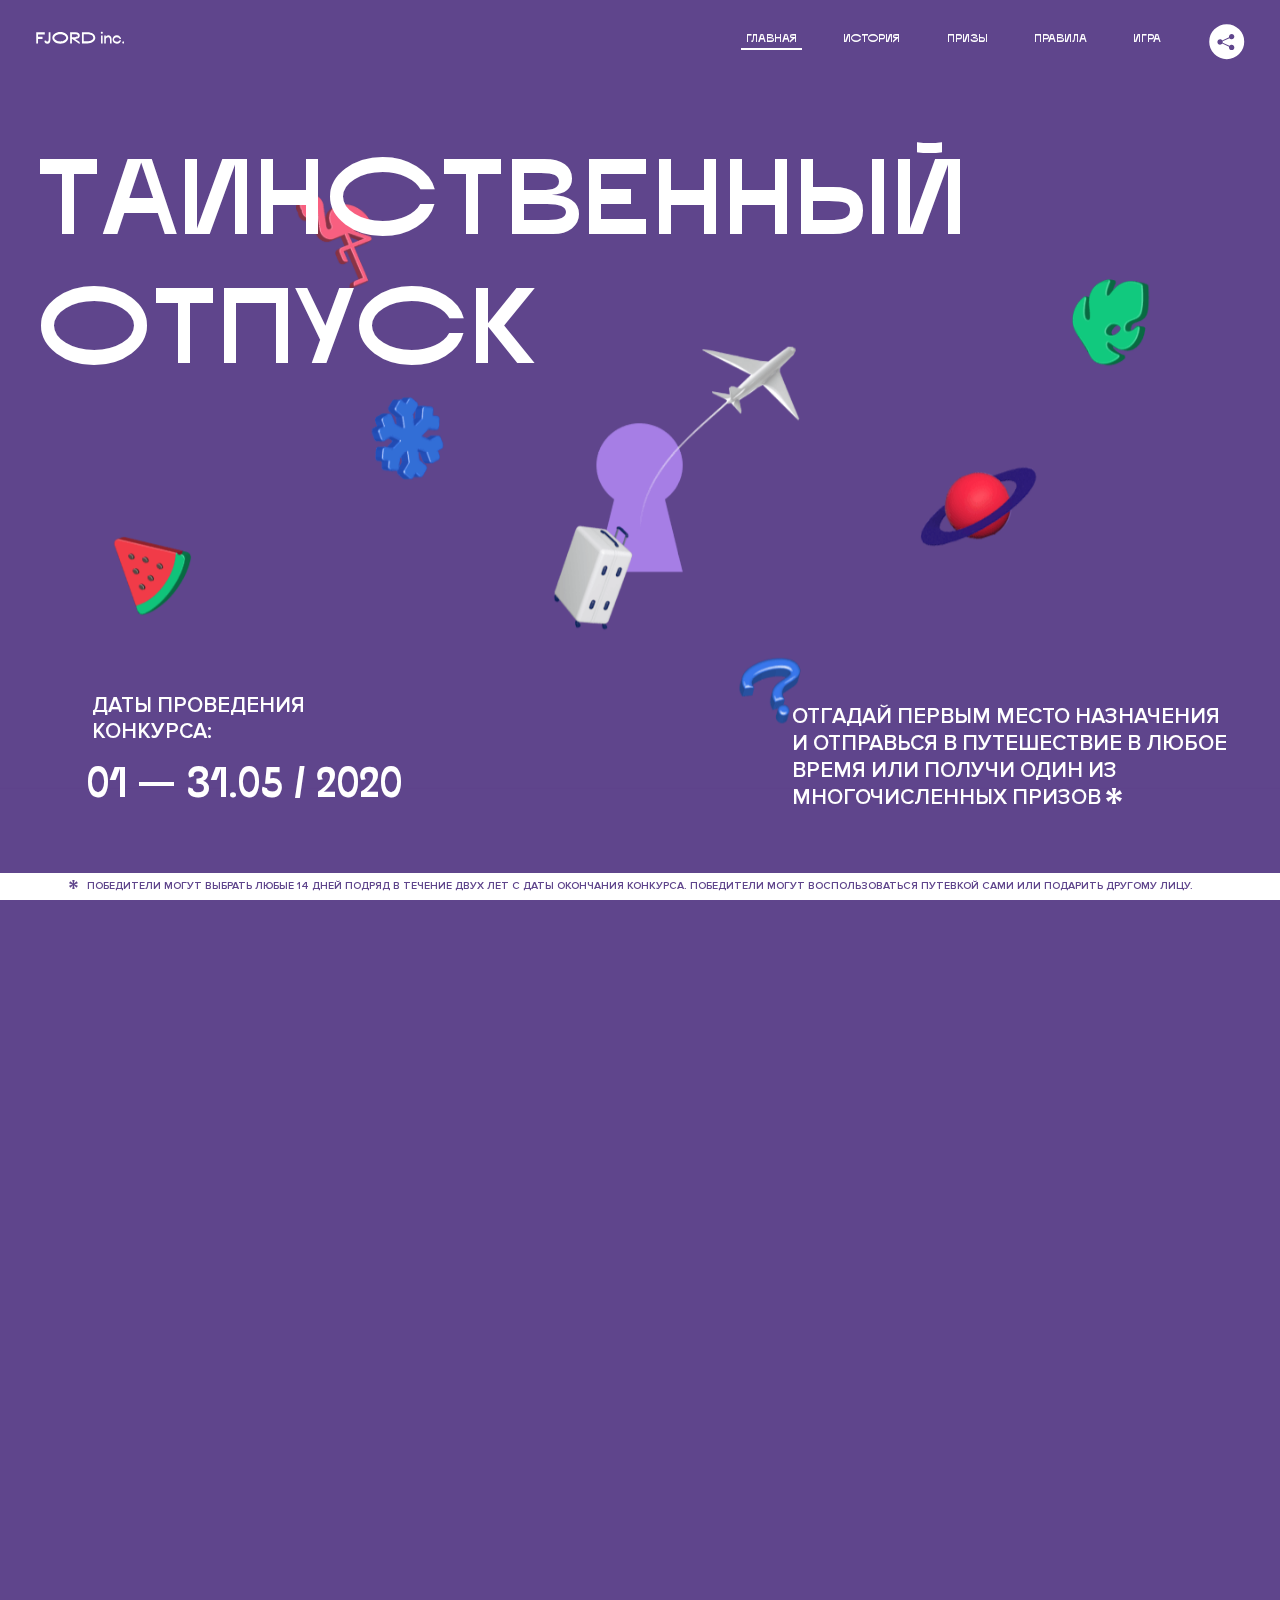
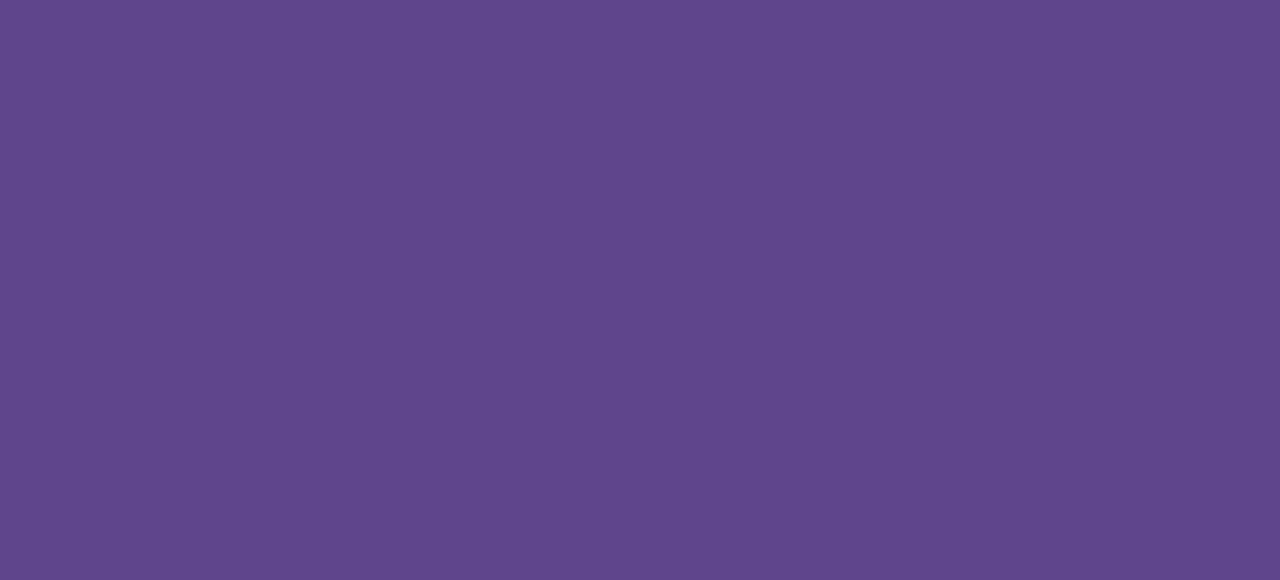
<file: 5/index.html>
<!DOCTYPE html>
<html lang="ru">
  <head>
    <meta charset="UTF-8">
    <meta name="description" content="">
    <meta name="viewport" content="width=device-width, initial-scale=1.0">
    <meta http-equiv="X-UA-Compatible" content="ie=edge">
    <title>Mysterious Vacation</title>
    <link rel="stylesheet" href="css/style.min.css">
  <link href="css/style.min.css" rel="stylesheet">  <base href="https://htmlacademy-animation.github.io/1581075-magic-vacation-1/5/">
</head>
  <body>
    <header class="page-header js-header">
      <div class="page-header__wrapper">
        <a href="#" class="page-header__logo" aria-label="Перейти на страницу FJORD.Inc">
          <svg width="100" height="15" viewBox="0 0 100 15" fill="none" xmlns="http://www.w3.org/2000/svg">
            <path d="M0.26 1.4V14H2.276V8.906H7.334V6.44H2.276V3.848H9.872V1.4H0.26ZM12.733 14.36C15.127 14.36 16.243 12.65 16.243 9.5V1.4H14.263V8.96C14.263 11.21 13.723 11.876 12.733 11.876C11.833 11.876 11.473 11.3 11.347 10.58L9.36702 10.94C9.63702 13.046 10.663 14.36 12.733 14.36ZM18.3918 7.7C18.3918 11.372 22.3878 14.36 27.3198 14.36C32.2518 14.36 36.2478 11.372 36.2478 7.7C36.2478 4.028 32.2518 1.04 27.3198 1.04C22.3878 1.04 18.3918 4.028 18.3918 7.7ZM20.6058 7.7C20.6058 5.378 23.6118 3.524 27.3198 3.524C30.9918 3.524 33.9798 5.378 33.9798 7.7C33.9798 10.004 30.9918 11.858 27.3198 11.858C23.6118 11.858 20.6058 10.004 20.6058 7.7ZM40.403 14V8.906H40.799L49.079 14.702V12.38L44.039 8.906H44.201C47.999 8.906 49.277 7.304 49.277 5.162C49.277 3.092 47.999 1.4 44.201 1.4H38.387V14H40.403ZM43.535 3.722C45.785 3.722 47.045 4.136 47.045 5.432C47.045 6.764 45.785 7.034 43.535 7.034H40.403V3.722H43.535ZM51.6936 1.382V14H57.8676C62.7456 14 66.7236 11.534 66.7236 7.7C66.7236 3.848 62.7456 1.382 57.8676 1.382H51.6936ZM53.7096 11.624V3.722H57.5436C61.5396 3.722 64.4916 5.018 64.4916 7.7C64.4916 10.238 61.5396 11.624 57.5436 11.624H53.7096ZM73.1832 14.018H74.9832V5H73.1832V14.018ZM72.9132 1.976C72.9132 2.57 73.3992 3.092 74.0832 3.092C74.7492 3.092 75.2352 2.57 75.2352 1.976C75.2352 1.382 74.7672 0.805999 74.0832 0.805999C73.3812 0.805999 72.9132 1.382 72.9132 1.976ZM76.7867 14H78.5687V9.104C78.7487 8.006 79.5947 6.962 81.0887 6.962C82.1147 6.962 83.2667 7.448 83.2667 9.554V14H85.0487V9.014C85.0487 6.152 83.2307 4.73 81.3587 4.73C79.9187 4.73 79.0727 5.558 78.5687 6.854V5H76.7867V14ZM90.9898 14.27C93.5098 14.27 95.3818 12.506 95.7238 10.328H94.0498C93.7258 11.3 92.6998 12.02 90.9898 12.02C88.8478 12.02 87.7678 10.922 87.7678 9.59C87.7678 8.24 88.8478 6.962 90.9898 6.962C92.7538 6.962 93.7978 7.844 94.0858 8.924H95.7418C95.4358 6.71 93.6178 4.73 90.9898 4.73C88.0918 4.73 86.1298 7.124 86.1298 9.59C86.1298 12.074 88.1278 14.27 90.9898 14.27ZM97.0693 12.938C97.0693 13.658 97.5553 14.144 98.2753 14.144C98.9953 14.144 99.4813 13.658 99.4813 12.938C99.4813 12.2 98.9953 11.714 98.2753 11.714C97.5553 11.714 97.0693 12.2 97.0693 12.938Z" fill="currentColor"></path>
          </svg>
        </a>
        <button class="page-header__toggler js-menu-toggler" type="button" aria-label="Управление мобильным меню">
          <span>Меню</span>
        </button>
        <nav class="page-header__nav">
          <div class="page-header__menu js-menu" id="menu">
            <ul>
              <li>
                <a class="js-menu-link active" href="#top" data-href="top">главная</a>
              </li>
              <li>
                <a class="js-menu-link" href="#story" data-href="story">история</a>
              </li>
              <li>
                <a class="js-menu-link" href="#prizes" data-href="prizes">призы</a>
              </li>
              <li>
                <a class="js-menu-link" href="#rules" data-href="rules">правила</a>
              </li>
              <li>
                <a class="js-menu-link" href="#game" data-href="game">игра</a>
              </li>
            </ul>
          </div>
          <div class="page-header__social">
            <div class="social-block js-social-block">
              <button class="social-block__toggler" aria-label="Управлять блоком с социальными кнопками">
                <svg width="26" height="22" viewBox="0 0 27 22" fill="none" xmlns="http://www.w3.org/2000/svg">
                  <path d="M19.6721 7.43664C21.6273 7.43664 23.213 5.85095 23.213 3.89566C23.213 1.94037 21.6273 0.354675 19.6721 0.354675C17.7168 0.354675 16.1311 1.94037 16.1311 3.89566C16.1311 4.19968 16.1728 4.49178 16.2458 4.77345L7.21751 8.95527C6.57519 8.05214 5.52303 7.46049 4.33078 7.46049C2.37549 7.46049 0.789795 9.04618 0.789795 11.0015C0.789795 12.9568 2.37549 14.5425 4.33078 14.5425C5.52303 14.5425 6.57668 13.9508 7.21751 13.0477L16.2458 17.2295C16.1743 17.5112 16.1311 17.8033 16.1311 18.1073C16.1311 20.0626 17.7168 21.6483 19.6721 21.6483C21.6273 21.6483 23.213 20.0626 23.213 18.1073C23.213 16.152 21.6273 14.5663 19.6721 14.5663C18.4798 14.5663 17.4262 15.158 16.7853 16.0611L7.75701 11.8793C7.82854 11.5976 7.87176 11.3055 7.87176 11.0015C7.87176 10.6974 7.83003 10.4053 7.75701 10.1237L16.7853 5.94186C17.4262 6.84499 18.4783 7.43664 19.6721 7.43664Z" fill="currentColor"></path>
                </svg>
              </button>
              <ul class="social-block__list">
                <li>
                  <a class="social-block__link social-block__link--fb" href="#" aria-label="Мы на Facebook">
                    <svg width="8" height="17" viewBox="0 0 8 17" fill="none" xmlns="http://www.w3.org/2000/svg">
                      <path d="M4.24646 16.9899H1.09275L1.05793 8.49828H0V5.30707H1.05793V3.81124C1.05793 1.42084 2.57654 0 5.21735 0H7.41758V3.18585H5.30841C4.28262 3.18585 4.2478 3.48582 4.2478 4.24914V5.30707H7.42964L7.16716 8.49828H4.2478V16.9899H4.24646Z" fill="currentColor"></path>
                    </svg>
                  </a>
                </li>
                <li>
                  <a class="social-block__link social-block__link--insta" href="#" aria-label="Мы в Instagram">
                    <svg width="15" height="15" viewBox="0 0 15 15" fill="none" xmlns="http://www.w3.org/2000/svg">
                      <path d="M11.0197 0H4.19806C2.14246 0 0.471191 1.66993 0.471191 3.72285V10.5499C0.471191 12.6082 2.14112 14.2727 4.19806 14.2727H11.0197C13.0753 14.2727 14.7466 12.6082 14.7466 10.5499V3.72285C14.7466 1.67127 13.0753 0 11.0197 0ZM11.0197 12.4849H4.19806C3.13076 12.4849 2.26432 11.6158 2.26432 10.5512V3.72419C2.26432 2.65956 3.13076 1.79715 4.19806 1.79715H11.0197C12.087 1.79715 12.9535 2.6609 12.9535 3.72419V10.5512C12.9535 11.6145 12.087 12.4849 11.0197 12.4849Z" fill="currentColor"></path>
                      <path d="M7.60887 3.11084C5.38989 3.11084 3.58203 4.9187 3.58203 7.14036C3.58203 9.35532 5.38989 11.1645 7.60887 11.1645C9.83053 11.1645 11.6357 9.35666 11.6357 7.14036C11.6357 4.9187 9.83053 3.11084 7.60887 3.11084ZM7.60887 9.36871C6.37551 9.36871 5.37784 8.37372 5.37784 7.14036C5.37784 5.90699 6.37551 4.90665 7.60887 4.90665C8.83822 4.90665 9.84259 5.90833 9.84259 7.14036C9.84392 8.37238 8.83822 9.36871 7.60887 9.36871Z" fill="currentColor"></path>
                      <path d="M11.3573 2.35962C10.8256 2.35962 10.3931 2.79752 10.3931 3.32381C10.3931 3.85546 10.8256 4.29336 11.3573 4.29336C11.8862 4.29336 12.3215 3.85546 12.3215 3.32381C12.3215 2.79752 11.8862 2.35962 11.3573 2.35962Z" fill="currentColor"></path>
                    </svg>
                  </a>
                </li>
                <li>
                  <a class="social-block__link social-block__link--vk" href="#" aria-label="Мы ВКонтакте">
                    <svg width="17" height="10" viewBox="0 0 17 10" fill="none" xmlns="http://www.w3.org/2000/svg">
                      <path d="M14.1234 4.9002C14.1234 4.9002 16.3623 1.72708 16.5866 0.680242C16.6595 0.312285 16.4947 0.103188 16.1069 0.103188C16.1069 0.103188 14.8193 0.103188 14.168 0.103188C13.7235 0.103188 13.5587 0.293278 13.4235 0.579768C13.4235 0.579768 12.3724 2.82553 11.0969 4.24712C10.6861 4.70333 10.4781 4.84318 10.2511 4.84318C10.0646 4.84318 9.98625 4.6911 9.98625 4.27834V0.649016C9.98625 0.147997 9.92545 0.00135496 9.5066 0.00135496H6.39628C6.15578 0.00135496 6.0085 0.134417 6.0085 0.324506C6.0085 0.801084 6.73406 0.908351 6.73406 2.20231V4.87305C6.73406 5.40529 6.70569 5.61575 6.45303 5.61575C5.78016 5.61575 4.19528 3.30618 3.30623 0.678887C3.12923 0.145282 2.93737 0 2.43475 0H0.486409C0.205373 0 0 0.190085 0 0.476576C0 0.991172 0.60666 3.40801 2.99277 6.64358C4.59927 8.8201 6.70569 10 8.60269 10C9.76196 10 10.0416 9.80312 10.0416 9.31432V7.63883C10.0416 7.22607 10.2065 7.04956 10.4429 7.04956C10.7078 7.04956 11.1847 7.13238 12.2805 8.22268C13.5843 9.47862 13.6762 10 14.3896 10H16.5676C16.7919 10 17 9.89273 17 9.52342C17 9.02919 16.3623 8.15343 15.384 7.10659C14.9801 6.56755 14.3302 5.98914 14.1248 5.72301C13.8275 5.40801 13.9154 5.23014 14.1234 4.9002Z" fill="currentColor"></path>
                    </svg>
                  </a>
                </li>
              </ul>
            </div>
          </div>
        </nav>
      </div>
    </header>

    <main class="page-content">
      <section class="animation-screen"></section>

      <section class="screen screen--hidden screen--intro js-scrollspy" id="top">
        <div class="screen__wrapper">
          <div class="intro">
            <h1 class="intro__title js-animate-letters">Таинственный отпуск</h1>
            <div class="intro__content">
              <div class="intro__info">
                <p class="intro__label">Даты проведения конкурса:</p>
                <p class="intro__date js-animate-letters">01 — 31.05 / 2020</p>
              </div>
              <div class="intro__message">
                <p>
                  Отгадай первым место назначения и&nbsp;отправься
                  в&nbsp;путешествие в&nbsp;любое время или получи один из
                  многочисленных призов
                  <svg width="16" height="16" viewBox="0 0 10 10" fill="none" xmlns="http://www.w3.org/2000/svg">
                    <path d="M0 6.35337L3.90271 4.99012L0 3.64663L1.34615 1.32374L4.44287 4.01073L3.67364 0H6.34615L5.57692 4.01073L8.65385 1.32374L10 3.64663L6.13405 4.99012L10 6.35337L8.65385 8.65651L5.57692 5.98927L6.34615 10H3.67364L4.44287 5.96952L1.34615 8.65651L0 6.35337Z" fill="currentColor"></path>
                  </svg>
                </p>
              </div>
            </div>
          </div>
        </div>
        <div class="screen__footer js-footer">
          <button class="screen__footer-enlarge js-footer-toggler" type="button" aria-label="Показать сообщение">
            <svg width="10" height="10" viewBox="0 0 10 10" fill="none" xmlns="http://www.w3.org/2000/svg">
              <path d="M0 6.35337L3.90271 4.99012L0 3.64663L1.34615 1.32374L4.44287 4.01073L3.67364 0H6.34615L5.57692 4.01073L8.65385 1.32374L10 3.64663L6.13405 4.99012L10 6.35337L8.65385 8.65651L5.57692 5.98927L6.34615 10H3.67364L4.44287 5.96952L1.34615 8.65651L0 6.35337Z" fill="currentColor"></path>
            </svg>
          </button>
          <button class="screen__footer-collapse js-footer-toggler" type="button" aria-label="Скрыть сообщение">
            <svg width="13" height="13" viewBox="0 0 13 13" fill="none" xmlns="http://www.w3.org/2000/svg">
              <line x1="12.3536" y1="0.353553" x2="0.738349" y2="11.9688" stroke="currentColor"></line>
              <line x1="0.738319" y1="0.539925" x2="12.3535" y2="12.1551" stroke="currentColor"></line>
            </svg>
          </button>
          <div class="screen__footer-wrapper">
            <div class="screen__footer-announce">
              <p class="screen__footer-label">Даты проведения конкурса:</p>
              <p class="screen__footer-date">01 — 31.05 / 2020</p>
            </div>
            <div class="screen__footer-note">
              <p>
                <svg width="10" height="10" viewBox="0 0 10 10" fill="none" xmlns="http://www.w3.org/2000/svg">
                  <path d="M0 6.35337L3.90271 4.99012L0 3.64663L1.34615 1.32374L4.44287 4.01073L3.67364 0H6.34615L5.57692 4.01073L8.65385 1.32374L10 3.64663L6.13405 4.99012L10 6.35337L8.65385 8.65651L5.57692 5.98927L6.34615 10H3.67364L4.44287 5.96952L1.34615 8.65651L0 6.35337Z" fill="currentColor"></path>
                </svg>
                <span>Победители могут выбрать любые 14 дней подряд в&nbsp;течение
                  двух лет с&nbsp;даты окончания конкурса. Победители могут
                  воспользоваться путевкой сами или подарить другому лицу.</span>
              </p>
            </div>
          </div>
        </div>
      </section>

      <section class="screen screen--hidden screen--story js-scrollspy" id="story">
        <div class="slider swiper-container js-slider">
          <div class="swiper-wrapper">
            <div class="slider__item swiper-slide">
              <h2 class="slider__item-title">История</h2>
              <p class="slider__item-text">
                Джеймс Таргет был основателем компании &laquo;Fjord Inc.&raquo;.
                С&nbsp;1965 года &laquo;Fjord Inc.&raquo; прославилась надёжными
                и&nbsp;удобными чемоданами и&nbsp;аксессуарами для туристов.
              </p>
            </div>

            <div class="slider__item swiper-slide">
              <p class="slider__item-text">
                Когда Джеймсу было 7&nbsp;лет, в&nbsp;их&nbsp;доме гостил
                дядюшка и&nbsp;развлекал детей рассказами о&nbsp;своей поездке
                в&nbsp;место, показавшееся малышу Таргету невероятным. Тогда
                Джеймс решил, что однажды посетит его, но&nbsp;не&nbsp;будет
                рассказывать о&nbsp;мечте, пока не&nbsp;осуществит.
              </p>
            </div>

            <div class="slider__item swiper-slide">
              <p class="slider__item-text">
                Джеймс Таргет стал увлеченным путешественником. Он&nbsp;посетил
                5&nbsp;континентов, 126&nbsp;стран.
              </p>
            </div>

            <div class="slider__item swiper-slide">
              <p class="slider__item-text">
                Он&nbsp;сплавлялся по&nbsp;Амазонке и&nbsp;погружался
                в&nbsp;пещеры Франции, медитировал в&nbsp;горах Тибета
                и&nbsp;пожимал руку вождя племени Акугауа.
              </p>
            </div>

            <div class="slider__item swiper-slide">
              <p class="slider__item-text">
                Из&nbsp;своих поездок Джеймс Таргет привозил идеи, как сделать
                свои чемоданы &laquo;Fjord Inc.&raquo; удобными
                и&nbsp;приспособленными к&nbsp;разным дорожным условиям.
              </p>
            </div>

            <div class="slider__item swiper-slide">
              <p class="slider__item-text">
                Всё это время Джеймс не&nbsp;оставлял идею поездки своей мечты.
                Однако, как только он&nbsp;брался за&nbsp;планирование,
                возникали препятствия, не&nbsp;позволяющие отправиться туда.
              </p>
            </div>

            <div class="slider__item swiper-slide">
              <p class="slider__item-text">
                В&nbsp;возрасте 67&nbsp;лет Джеймс Таргет попал под лавину
                и&nbsp;погиб. В&nbsp;своём завещании он&nbsp;поручил отправить
                в&nbsp;заветное путешествие трёх смельчаков, единых с&nbsp;ним
                духом.
              </p>
            </div>

            <div class="slider__item swiper-slide">
              <p class="slider__item-text">
                Тех, кто сможет узнать таинственное место, задавая вопросы
                специально обученному ИИ&nbsp;&laquo;Соне&raquo;, ждет
                фантастическое путешествие.
              </p>
            </div>
          </div>
          <div class="slider__controls">
            <button class="slider__control slider__control--prev js-control-prev" type="button" aria-label="Показать предыдущую историю">
              <svg width="12" height="22" viewBox="0 0 12 22" fill="none" xmlns="http://www.w3.org/2000/svg">
                <path d="M11 1L1 11L11 21" stroke="currentColor" stroke-width="2" stroke-linejoin="round"></path>
              </svg>
            </button>
            <button class="slider__control slider__control--next js-control-next" type="button" aria-label="Показать следующую историю">
              <svg width="12" height="22" viewBox="0 0 12 22" fill="none" xmlns="http://www.w3.org/2000/svg">
                <path d="M1 1L11 11L1 21" stroke="currentColor" stroke-width="2" stroke-linejoin="round"></path>
              </svg>
            </button>
          </div>
          <div class="slider__pagination swiper-pagination"></div>
        </div>
      </section>

      <section class="screen screen--hidden screen--prizes js-scrollspy" id="prizes">
        <div class="screen__wrapper">
          <div class="prizes">
            <h2 class="prizes__title">ПРизы</h2>
            <div class="prizes__lead">
              <p>Найди ответ и&nbsp;получи один из&nbsp;призов:</p>
            </div>
            <ul class="prizes__list">
              <li class="prizes__item prizes__item--journeys">
                <div class="prizes__icon">
                  <picture>
                    <source srcset="img/prize1-mob.svg" media="(orientation: portrait)">
                    <img src="img/prize1.svg" alt="">
                  </picture>
                </div>
                <p class="prizes__desc">
                  <b>3</b>
                  <span>загадочных путешествия</span>
                </p>
              </li>
              <li class="prizes__item prizes__item--cases">
                <div class="prizes__icon">
                  <picture>
                    <source srcset="img/prize2-mob.svg" media="(orientation: portrait)">
                    <img src="img/prize2.svg" alt="">
                  </picture>
                </div>
                <p class="prizes__desc">
                  <b>7</b>
                  <span>надежных чемоданов</span>
                </p>
              </li>
              <li class="prizes__item prizes__item--codes">
                <div class="prizes__icon">
                  <picture>
                    <source srcset="img/prize3-mob.svg" media="(orientation: portrait)">
                    <img src="img/prize3.svg" alt="">
                  </picture>
                </div>
                <p class="prizes__desc">
                  <b>900</b>
                  <span>
                    промокодов на&nbsp;скидку 15%
                    <svg width="10" height="10" viewBox="0 0 10 10" fill="none" xmlns="http://www.w3.org/2000/svg">
                      <path d="M0 6.35337L3.90271 4.99012L0 3.64663L1.34615 1.32374L4.44287 4.01073L3.67364 0H6.34615L5.57692 4.01073L8.65385 1.32374L10 3.64663L6.13405 4.99012L10 6.35337L8.65385 8.65651L5.57692 5.98927L6.34615 10H3.67364L4.44287 5.96952L1.34615 8.65651L0 6.35337Z" fill="currentColor"></path>
                    </svg>
                  </span>
                </p>
              </li>
            </ul>
          </div>
        </div>
        <div class="screen__footer js-footer">
          <button class="screen__footer-enlarge js-footer-toggler" type="button" aria-label="Показать сообщение">
            <svg width="10" height="10" viewBox="0 0 10 10" fill="none" xmlns="http://www.w3.org/2000/svg">
              <path d="M0 6.35337L3.90271 4.99012L0 3.64663L1.34615 1.32374L4.44287 4.01073L3.67364 0H6.34615L5.57692 4.01073L8.65385 1.32374L10 3.64663L6.13405 4.99012L10 6.35337L8.65385 8.65651L5.57692 5.98927L6.34615 10H3.67364L4.44287 5.96952L1.34615 8.65651L0 6.35337Z" fill="currentColor"></path>
            </svg>
          </button>
          <button class="screen__footer-collapse js-footer-toggler" type="button" aria-label="Скрыть сообщение">
            <svg width="13" height="13" viewBox="0 0 13 13" fill="none" xmlns="http://www.w3.org/2000/svg">
              <line x1="12.3536" y1="0.353553" x2="0.738349" y2="11.9688" stroke="currentColor"></line>
              <line x1="0.738319" y1="0.539925" x2="12.3535" y2="12.1551" stroke="currentColor"></line>
            </svg>
          </button>
          <div class="screen__footer-wrapper">
            <div class="screen__footer-announce">
              <p class="screen__footer-label">Даты проведения конкурса:</p>
              <p class="screen__footer-date">01 — 31.05 / 2020</p>
            </div>
            <div class="screen__footer-note">
              <p>
                <svg width="10" height="10" viewBox="0 0 10 10" fill="none" xmlns="http://www.w3.org/2000/svg">
                  <path d="M0 6.35337L3.90271 4.99012L0 3.64663L1.34615 1.32374L4.44287 4.01073L3.67364 0H6.34615L5.57692 4.01073L8.65385 1.32374L10 3.64663L6.13405 4.99012L10 6.35337L8.65385 8.65651L5.57692 5.98927L6.34615 10H3.67364L4.44287 5.96952L1.34615 8.65651L0 6.35337Z" fill="currentColor"></path>
                </svg>
                <span>Скидка&nbsp;15% на&nbsp;единоразовое приобретение путёвки
                  с&nbsp;1&nbsp;июня 2020 по&nbsp;31&nbsp;мая 2022&nbsp;года.
                  Суммируется с&nbsp;другими акциями</span>
              </p>
            </div>
          </div>
        </div>
      </section>

      <section class="screen screen--hidden screen--rules js-scrollspy" id="rules">
        <div class="screen__wrapper">
          <div class="rules">
            <h2 class="rules__title">Правила</h2>
            <div class="rules__lead">
              <p>
                Для того чтобы получить наследство Джеймса Таргета, тебе нужно
                выведать у&nbsp;&laquo;Сони&raquo;, куда предстоит отправиться
                тебе в&nbsp;случае победы
              </p>
            </div>
            <ol class="rules__list">
              <li class="rules__item">
                <p>Тебе отводится <br>5&nbsp;минут</p>
              </li>
              <li class="rules__item">
                <p>Задавай любые вопросы в&nbsp;текстовом поле</p>
              </li>
              <li class="rules__item">
                <p>Нажимай кнопку &laquo;Узнать&raquo;, чтобы получить ответ</p>
              </li>
              <li class="rules__item">
                <p>&laquo;Соня&raquo; может отвечать только&nbsp;Да или Нет</p>
              </li>
            </ol>
            <a href="#game" class="rules__link btn">Погнали!</a>
          </div>
        </div>
        <div class="screen__disclaimer">
          <div class="disclaimer">
            <ul>
              <li>
                <a href="#">Правовая информация</a>
              </li>
              <li>
                <a href="#">Подробные правила</a>
              </li>
            </ul>
          </div>
        </div>
      </section>

      <section class="screen screen--hidden screen--game js-scrollspy" id="game">
        <div class="screen__wrapper">
          <div class="game">
            <div class="game__header">
              <h2 class="game__title">Игра</h2>
              <div class="game__counter"><span>05</span>:<span>00</span></div>
            </div>
            <div class="game__body">
              <div class="chat">
                <div class="chat__body js-chat">
                  <ul class="chat__list" id="messages"></ul>
                </div>
                <div class="chat__footer">
                  <form action="#" method="post" class="form" id="message-form">
                    <label for="message-field" class="visually-hidden">Поле для ввода вопроса</label>
                    <input type="text" class="form__field" id="message-field">
                    <button class="form__button btn">
                      Узнать
                      <svg width="18" height="19" viewBox="0 0 18 19" fill="none" xmlns="http://www.w3.org/2000/svg">
                        <path stroke="currentColor" stroke-width="2" d="M9 19V1"></path>
                        <path d="M1 9l8-8 8 8" stroke="currentColor" stroke-width="2" stroke-linejoin="round"></path>
                      </svg>
                    </button>
                  </form>
                </div>
              </div>
            </div>
            <!-- временные кнопки для показа результата -->
            <div class="game__buttons">
              <button class="game__button btn js-show-result" type="button" data-target="result">
                Положительный результат
              </button>
              <button class="game__button btn js-show-result" type="button" data-target="result2">
                Положительный результат - 2
              </button>
              <button class="game__button btn js-show-result" type="button" data-target="result3">
                Отрицательный результат
              </button>
            </div>
          </div>
        </div>
      </section>

      <section class="screen screen--hidden screen--result" id="result">
        <div class="screen__wrapper">
          <div class="result result--trip">
            <div class="result__image">
              <picture>
                <source srcset="img/result1-mob.png 1x, img/result1-mob@2x.png 2x" media="(max-width: 768px) and (orientation: portrait)">
                <img src="img/result1.png" srcset="img/result1@2x.png 2x" alt="">
              </picture>
            </div>
            <h2 class="result__title">
              <span class="visually-hidden">ПОбеда!</span>
              <svg xmlns="http://www.w3.org/2000/svg" viewBox="0 0 568.85 109.24">
                <path d="M16,24.44V92H2.6V8H75V92H61.52V24.44H16Z" transform="translate(-2.1 -1.5)" fill="none" stroke="currentColor"></path>
                <path d="M148.76,5.6c32.88,0,59.52,19.92,59.52,44.4s-26.64,44.4-59.52,44.4S89.24,74.48,89.24,50,115.88,5.6,148.76,5.6Zm0,72.12c24.48,0,44.4-12.36,44.4-27.72s-19.92-27.84-44.4-27.84C124,22.16,104,34.52,104,50S124,77.72,148.76,77.72Z" transform="translate(-2.1 -1.5)" fill="none" stroke="currentColor"></path>
                <path d="M287.36,8V24.44H236v14.4h25.32c25.44,0,34,11.16,34,26.52,0,15.6-8.52,26.64-34,26.64H222.56V8h64.8ZM256.88,76.52c15.12,0,23.52-2,23.52-11.52S272,54.44,256.88,54.44H236V76.52h20.88Z" transform="translate(-2.1 -1.5)" fill="none" stroke="currentColor"></path>
                <path d="M371.47,8V24.44H320.84V41.6h33.6V58h-33.6V75.56h50.64V92H307.4V8h64.08Z" transform="translate(-2.1 -1.5)" fill="none" stroke="currentColor"></path>
                <path d="M382.39,110.24V75.56h7.44c4.56-4.68,7.8-18.36,8.76-56L399,8h48.6V75.56h10v34.68H442.87V92H397v18.24H382.39Zm51.72-34.68V24.44H411.55v3.12c-0.48,22.44-3.24,37.68-7.2,48h29.76Z" transform="translate(-2.1 -1.5)" fill="none" stroke="currentColor"></path>
                <path d="M463.75,92l28-84h27.12l28.08,84H533.47l-7.8-23.52h-37.8L480.07,92H463.75Zm56.64-40L507,11.84,493.51,52h26.88Z" transform="translate(-2.1 -1.5)" fill="none" stroke="currentColor"></path>
                <path d="M554.12,70.4L555.55,2H569l1.44,68.4H554.12Zm8.28,6.36c4.8,0,8,3.24,8,8.16a8,8,0,1,1-16.08,0C554.35,80,557.59,76.76,562.39,76.76Z" transform="translate(-2.1 -1.5)" fill="none" stroke="currentColor"></path>
              </svg>
            </h2>
            <div class="result__text">
              <p>ты&nbsp;отправляешься в&nbsp;Арктику!</p>
            </div>
            <div class="result__form">
              <form action="#" method="post" class="form form--result">
                <label for="email-field" class="form__label">зарегистрируй результат</label>
                <input type="email" class="form__field" id="email-field" placeholder="e-mail для регистации результата и получения приза" required="">
                <button class="form__button btn">
                  отправить
                  <svg width="18" height="19" viewBox="0 0 18 19" fill="none" xmlns="http://www.w3.org/2000/svg">
                    <path stroke="currentColor" stroke-width="2" d="M9 19V1"></path>
                    <path d="M1 9l8-8 8 8" stroke="currentColor" stroke-width="2" stroke-linejoin="round"></path>
                  </svg>
                </button>
              </form>
            </div>
          </div>
        </div>
      </section>

      <section class="screen screen--hidden screen--result" id="result2">
        <div class="screen__wrapper">
          <div class="result result--prize">
            <div class="result__image">
              <picture>
                <source srcset="img/result2-mob.png 1x, img/result2-mob@2x.png 2x" media="(max-width: 768px) and (orientation: portrait)">
                <img src="img/result2.png" srcset="img/result2@2x.png 2x" alt="">
              </picture>
            </div>
            <h2 class="result__title">
              <span class="visually-hidden">ПОбеда!</span>
              <svg xmlns="http://www.w3.org/2000/svg" viewBox="0 0 568.85 109.24">
                <path d="M16,24.44V92H2.6V8H75V92H61.52V24.44H16Z" transform="translate(-2.1 -1.5)" fill="none" stroke="currentColor"></path>
                <path d="M148.76,5.6c32.88,0,59.52,19.92,59.52,44.4s-26.64,44.4-59.52,44.4S89.24,74.48,89.24,50,115.88,5.6,148.76,5.6Zm0,72.12c24.48,0,44.4-12.36,44.4-27.72s-19.92-27.84-44.4-27.84C124,22.16,104,34.52,104,50S124,77.72,148.76,77.72Z" transform="translate(-2.1 -1.5)" fill="none" stroke="currentColor"></path>
                <path d="M287.36,8V24.44H236v14.4h25.32c25.44,0,34,11.16,34,26.52,0,15.6-8.52,26.64-34,26.64H222.56V8h64.8ZM256.88,76.52c15.12,0,23.52-2,23.52-11.52S272,54.44,256.88,54.44H236V76.52h20.88Z" transform="translate(-2.1 -1.5)" fill="none" stroke="currentColor"></path>
                <path d="M371.47,8V24.44H320.84V41.6h33.6V58h-33.6V75.56h50.64V92H307.4V8h64.08Z" transform="translate(-2.1 -1.5)" fill="none" stroke="currentColor"></path>
                <path d="M382.39,110.24V75.56h7.44c4.56-4.68,7.8-18.36,8.76-56L399,8h48.6V75.56h10v34.68H442.87V92H397v18.24H382.39Zm51.72-34.68V24.44H411.55v3.12c-0.48,22.44-3.24,37.68-7.2,48h29.76Z" transform="translate(-2.1 -1.5)" fill="none" stroke="currentColor"></path>
                <path d="M463.75,92l28-84h27.12l28.08,84H533.47l-7.8-23.52h-37.8L480.07,92H463.75Zm56.64-40L507,11.84,493.51,52h26.88Z" transform="translate(-2.1 -1.5)" fill="none" stroke="currentColor"></path>
                <path d="M554.12,70.4L555.55,2H569l1.44,68.4H554.12Zm8.28,6.36c4.8,0,8,3.24,8,8.16a8,8,0,1,1-16.08,0C554.35,80,557.59,76.76,562.39,76.76Z" transform="translate(-2.1 -1.5)" fill="none" stroke="currentColor"></path>
              </svg>
            </h2>
            <div class="result__text">
              <p>чемодан &laquo;Fjord&nbsp;Inc.&raquo;&nbsp;твой</p>
            </div>
            <div class="result__form">
              <form action="#" method="post" class="form form--result">
                <label for="email-field2" class="form__label">зарегистрируй результат</label>
                <input type="email" class="form__field" id="email-field2" placeholder="e-mail для регистации результата и получения приза" required="">
                <button class="form__button btn">
                  отправить
                  <svg width="18" height="19" viewBox="0 0 18 19" fill="none" xmlns="http://www.w3.org/2000/svg">
                    <path stroke="currentColor" stroke-width="2" d="M9 19V1"></path>
                    <path d="M1 9l8-8 8 8" stroke="currentColor" stroke-width="2" stroke-linejoin="round"></path>
                  </svg>
                </button>
              </form>
            </div>
          </div>
        </div>
      </section>

      <section class="screen screen--hidden screen--result" id="result3">
        <div class="screen__wrapper">
          <div class="result result--negative">
            <div class="result__image">
              <picture>
                <source srcset="img/result3-mob.png 1x, img/result3-mob@2x.png 2x" media="(max-width: 768px) and (orientation: portrait)">
                <img src="img/result3.png" srcset="img/result3@2x.png 2x" alt="">
              </picture>
            </div>
            <h2 class="result__title">
              <span class="visually-hidden">Не угадал!</span>
              <svg xmlns="http://www.w3.org/2000/svg" viewBox="0 0 660.77 109.24">
                <path d="M2.66,92V8H16.1V42.2H53.3V8H66.74V92H53.3V58.64H16.1V92H2.66Z" transform="translate(-2.16 -1.5)" fill="none" stroke="currentColor"></path>
                <path d="M147.62,8V24.44H97V41.6h33.6V58H97V75.56h50.64V92H83.54V8h64.08Z" transform="translate(-2.16 -1.5)" fill="none" stroke="currentColor"></path>
                <path d="M199.22,8l20.52,42.36L235.34,8h16.44l-31,84H204.38l9.48-25.92L185.78,8h13.44Z" transform="translate(-2.16 -1.5)" fill="none" stroke="currentColor"></path>
                <path d="M273.74,24.44V92H260.3V8h50.16V24.44H273.74Z" transform="translate(-2.16 -1.5)" fill="none" stroke="currentColor"></path>
                <path d="M307.1,92l28-84h27.12l28.08,84H376.82L369,68.48h-37.8L323.42,92H307.1Zm56.64-40L350.3,11.84,336.86,52h26.88Z" transform="translate(-2.16 -1.5)" fill="none" stroke="currentColor"></path>
                <path d="M396.38,110.24V75.56h7.44c4.56-4.68,7.8-18.36,8.76-56L412.94,8h48.6V75.56h10v34.68H456.86V92H411v18.24H396.38ZM448.1,75.56V24.44H425.54v3.12c-0.48,22.44-3.24,37.68-7.2,48H448.1Z" transform="translate(-2.16 -1.5)" fill="none" stroke="currentColor"></path>
                <path d="M477.74,92l28-84h27.12L560.9,92H547.46l-7.8-23.52h-37.8L494.06,92H477.74Zm56.64-40-13.44-40.2L507.5,52h26.88Z" transform="translate(-2.16 -1.5)" fill="none" stroke="currentColor"></path>
                <path d="M568.7,76.88a13.77,13.77,0,0,0,5,1c6.6,0,10.44-6.24,12-58.32L586.22,8h46.2V92H619V24.44H598.82l-0.12,3.12C597.14,81,589,94.4,573.74,94.4a28.55,28.55,0,0,1-6.72-.84Z" transform="translate(-2.16 -1.5)" fill="none" stroke="currentColor"></path>
                <path d="M646.1,70.4L647.54,2H661l1.44,68.4H646.1Zm8.28,6.36c4.8,0,8,3.24,8,8.16a8,8,0,0,1-16.08,0C646.34,80,649.58,76.76,654.38,76.76Z" transform="translate(-2.16 -1.5)" fill="none" stroke="currentColor"></path>
              </svg>
            </h2>
            <button class="result__button js-play" type="button">
              не сдавайся!
              <span>
                <svg width="27" height="22" viewBox="0 0 27 22" fill="none" xmlns="http://www.w3.org/2000/svg">
                  <path d="M10.6899 1.47998C5.42992 1.47998 1.16992 5.73998 1.16992 11C1.16992 16.26 5.42992 20.52 10.6899 20.52C15.9499 20.52 20.2099 16.26 20.2099 11V7.13998" stroke="currentColor" stroke-width="2" stroke-miterlimit="10"></path>
                  <path d="M15.1099 12.5099L20.1499 7.13989L25.3099 12.6299" stroke="currentColor" stroke-width="2" stroke-miterlimit="10" stroke-linejoin="round"></path>
                </svg>
              </span>
            </button>
          </div>
        </div>
      </section>
      <div class="transition-background"></div>
    </main>
  <script src="js/script.js"></script></body>
</html>
</file>
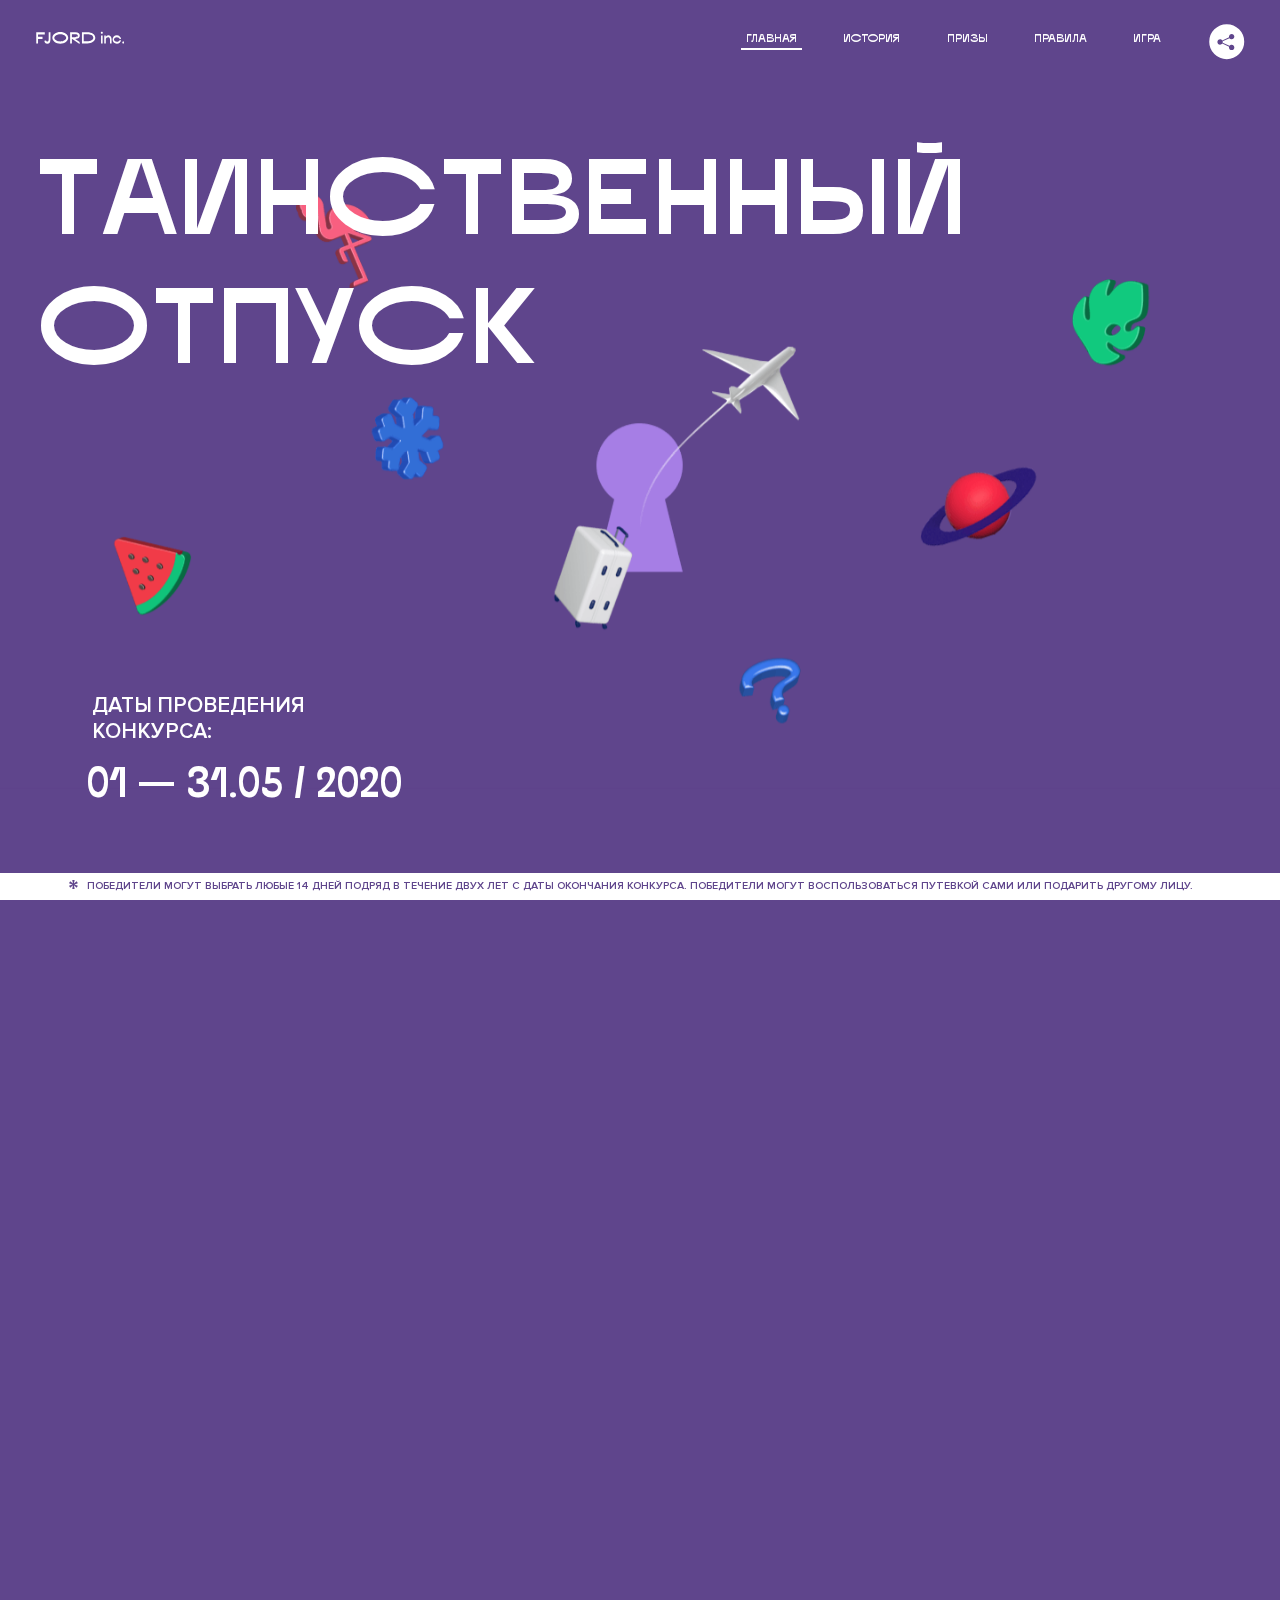
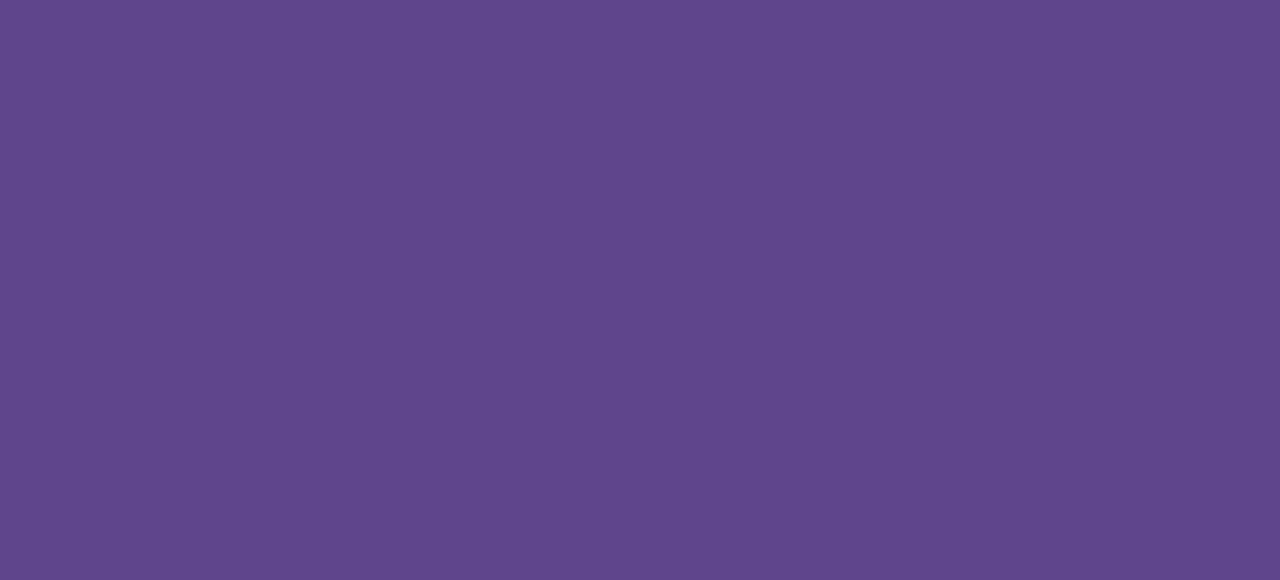
<file: 6/index.html>
<!DOCTYPE html>
<html lang="ru">
  <head>
    <meta charset="UTF-8">
    <meta name="description" content="">
    <meta name="viewport" content="width=device-width, initial-scale=1.0">
    <meta http-equiv="X-UA-Compatible" content="ie=edge">
    <title>Mysterious Vacation</title>
    <link rel="stylesheet" href="css/style.min.css">
  <link href="css/style.min.css" rel="stylesheet">  <base href="https://htmlacademy-animation.github.io/1581075-magic-vacation-1/6/">
</head>
  <body>
    <header class="page-header js-header">
      <div class="page-header__wrapper">
        <a href="#" class="page-header__logo" aria-label="Перейти на страницу FJORD.Inc">
          <svg width="100" height="15" viewBox="0 0 100 15" fill="none" xmlns="http://www.w3.org/2000/svg">
            <path d="M0.26 1.4V14H2.276V8.906H7.334V6.44H2.276V3.848H9.872V1.4H0.26ZM12.733 14.36C15.127 14.36 16.243 12.65 16.243 9.5V1.4H14.263V8.96C14.263 11.21 13.723 11.876 12.733 11.876C11.833 11.876 11.473 11.3 11.347 10.58L9.36702 10.94C9.63702 13.046 10.663 14.36 12.733 14.36ZM18.3918 7.7C18.3918 11.372 22.3878 14.36 27.3198 14.36C32.2518 14.36 36.2478 11.372 36.2478 7.7C36.2478 4.028 32.2518 1.04 27.3198 1.04C22.3878 1.04 18.3918 4.028 18.3918 7.7ZM20.6058 7.7C20.6058 5.378 23.6118 3.524 27.3198 3.524C30.9918 3.524 33.9798 5.378 33.9798 7.7C33.9798 10.004 30.9918 11.858 27.3198 11.858C23.6118 11.858 20.6058 10.004 20.6058 7.7ZM40.403 14V8.906H40.799L49.079 14.702V12.38L44.039 8.906H44.201C47.999 8.906 49.277 7.304 49.277 5.162C49.277 3.092 47.999 1.4 44.201 1.4H38.387V14H40.403ZM43.535 3.722C45.785 3.722 47.045 4.136 47.045 5.432C47.045 6.764 45.785 7.034 43.535 7.034H40.403V3.722H43.535ZM51.6936 1.382V14H57.8676C62.7456 14 66.7236 11.534 66.7236 7.7C66.7236 3.848 62.7456 1.382 57.8676 1.382H51.6936ZM53.7096 11.624V3.722H57.5436C61.5396 3.722 64.4916 5.018 64.4916 7.7C64.4916 10.238 61.5396 11.624 57.5436 11.624H53.7096ZM73.1832 14.018H74.9832V5H73.1832V14.018ZM72.9132 1.976C72.9132 2.57 73.3992 3.092 74.0832 3.092C74.7492 3.092 75.2352 2.57 75.2352 1.976C75.2352 1.382 74.7672 0.805999 74.0832 0.805999C73.3812 0.805999 72.9132 1.382 72.9132 1.976ZM76.7867 14H78.5687V9.104C78.7487 8.006 79.5947 6.962 81.0887 6.962C82.1147 6.962 83.2667 7.448 83.2667 9.554V14H85.0487V9.014C85.0487 6.152 83.2307 4.73 81.3587 4.73C79.9187 4.73 79.0727 5.558 78.5687 6.854V5H76.7867V14ZM90.9898 14.27C93.5098 14.27 95.3818 12.506 95.7238 10.328H94.0498C93.7258 11.3 92.6998 12.02 90.9898 12.02C88.8478 12.02 87.7678 10.922 87.7678 9.59C87.7678 8.24 88.8478 6.962 90.9898 6.962C92.7538 6.962 93.7978 7.844 94.0858 8.924H95.7418C95.4358 6.71 93.6178 4.73 90.9898 4.73C88.0918 4.73 86.1298 7.124 86.1298 9.59C86.1298 12.074 88.1278 14.27 90.9898 14.27ZM97.0693 12.938C97.0693 13.658 97.5553 14.144 98.2753 14.144C98.9953 14.144 99.4813 13.658 99.4813 12.938C99.4813 12.2 98.9953 11.714 98.2753 11.714C97.5553 11.714 97.0693 12.2 97.0693 12.938Z" fill="currentColor"></path>
          </svg>
        </a>
        <button class="page-header__toggler js-menu-toggler" type="button" aria-label="Управление мобильным меню">
          <span>Меню</span>
        </button>
        <nav class="page-header__nav">
          <div class="page-header__menu js-menu" id="menu">
            <ul>
              <li>
                <a class="js-menu-link active" href="#top" data-href="top">главная</a>
              </li>
              <li>
                <a class="js-menu-link" href="#story" data-href="story">история</a>
              </li>
              <li>
                <a class="js-menu-link" href="#prizes" data-href="prizes">призы</a>
              </li>
              <li>
                <a class="js-menu-link" href="#rules" data-href="rules">правила</a>
              </li>
              <li>
                <a class="js-menu-link" href="#game" data-href="game">игра</a>
              </li>
            </ul>
          </div>
          <div class="page-header__social">
            <div class="social-block js-social-block">
              <button class="social-block__toggler" aria-label="Управлять блоком с социальными кнопками">
                <svg width="26" height="22" viewBox="0 0 27 22" fill="none" xmlns="http://www.w3.org/2000/svg">
                  <path d="M19.6721 7.43664C21.6273 7.43664 23.213 5.85095 23.213 3.89566C23.213 1.94037 21.6273 0.354675 19.6721 0.354675C17.7168 0.354675 16.1311 1.94037 16.1311 3.89566C16.1311 4.19968 16.1728 4.49178 16.2458 4.77345L7.21751 8.95527C6.57519 8.05214 5.52303 7.46049 4.33078 7.46049C2.37549 7.46049 0.789795 9.04618 0.789795 11.0015C0.789795 12.9568 2.37549 14.5425 4.33078 14.5425C5.52303 14.5425 6.57668 13.9508 7.21751 13.0477L16.2458 17.2295C16.1743 17.5112 16.1311 17.8033 16.1311 18.1073C16.1311 20.0626 17.7168 21.6483 19.6721 21.6483C21.6273 21.6483 23.213 20.0626 23.213 18.1073C23.213 16.152 21.6273 14.5663 19.6721 14.5663C18.4798 14.5663 17.4262 15.158 16.7853 16.0611L7.75701 11.8793C7.82854 11.5976 7.87176 11.3055 7.87176 11.0015C7.87176 10.6974 7.83003 10.4053 7.75701 10.1237L16.7853 5.94186C17.4262 6.84499 18.4783 7.43664 19.6721 7.43664Z" fill="currentColor"></path>
                </svg>
              </button>
              <ul class="social-block__list">
                <li>
                  <a class="social-block__link social-block__link--fb" href="#" aria-label="Мы на Facebook">
                    <svg width="8" height="17" viewBox="0 0 8 17" fill="none" xmlns="http://www.w3.org/2000/svg">
                      <path d="M4.24646 16.9899H1.09275L1.05793 8.49828H0V5.30707H1.05793V3.81124C1.05793 1.42084 2.57654 0 5.21735 0H7.41758V3.18585H5.30841C4.28262 3.18585 4.2478 3.48582 4.2478 4.24914V5.30707H7.42964L7.16716 8.49828H4.2478V16.9899H4.24646Z" fill="currentColor"></path>
                    </svg>
                  </a>
                </li>
                <li>
                  <a class="social-block__link social-block__link--insta" href="#" aria-label="Мы в Instagram">
                    <svg width="15" height="15" viewBox="0 0 15 15" fill="none" xmlns="http://www.w3.org/2000/svg">
                      <path d="M11.0197 0H4.19806C2.14246 0 0.471191 1.66993 0.471191 3.72285V10.5499C0.471191 12.6082 2.14112 14.2727 4.19806 14.2727H11.0197C13.0753 14.2727 14.7466 12.6082 14.7466 10.5499V3.72285C14.7466 1.67127 13.0753 0 11.0197 0ZM11.0197 12.4849H4.19806C3.13076 12.4849 2.26432 11.6158 2.26432 10.5512V3.72419C2.26432 2.65956 3.13076 1.79715 4.19806 1.79715H11.0197C12.087 1.79715 12.9535 2.6609 12.9535 3.72419V10.5512C12.9535 11.6145 12.087 12.4849 11.0197 12.4849Z" fill="currentColor"></path>
                      <path d="M7.60887 3.11084C5.38989 3.11084 3.58203 4.9187 3.58203 7.14036C3.58203 9.35532 5.38989 11.1645 7.60887 11.1645C9.83053 11.1645 11.6357 9.35666 11.6357 7.14036C11.6357 4.9187 9.83053 3.11084 7.60887 3.11084ZM7.60887 9.36871C6.37551 9.36871 5.37784 8.37372 5.37784 7.14036C5.37784 5.90699 6.37551 4.90665 7.60887 4.90665C8.83822 4.90665 9.84259 5.90833 9.84259 7.14036C9.84392 8.37238 8.83822 9.36871 7.60887 9.36871Z" fill="currentColor"></path>
                      <path d="M11.3573 2.35962C10.8256 2.35962 10.3931 2.79752 10.3931 3.32381C10.3931 3.85546 10.8256 4.29336 11.3573 4.29336C11.8862 4.29336 12.3215 3.85546 12.3215 3.32381C12.3215 2.79752 11.8862 2.35962 11.3573 2.35962Z" fill="currentColor"></path>
                    </svg>
                  </a>
                </li>
                <li>
                  <a class="social-block__link social-block__link--vk" href="#" aria-label="Мы ВКонтакте">
                    <svg width="17" height="10" viewBox="0 0 17 10" fill="none" xmlns="http://www.w3.org/2000/svg">
                      <path d="M14.1234 4.9002C14.1234 4.9002 16.3623 1.72708 16.5866 0.680242C16.6595 0.312285 16.4947 0.103188 16.1069 0.103188C16.1069 0.103188 14.8193 0.103188 14.168 0.103188C13.7235 0.103188 13.5587 0.293278 13.4235 0.579768C13.4235 0.579768 12.3724 2.82553 11.0969 4.24712C10.6861 4.70333 10.4781 4.84318 10.2511 4.84318C10.0646 4.84318 9.98625 4.6911 9.98625 4.27834V0.649016C9.98625 0.147997 9.92545 0.00135496 9.5066 0.00135496H6.39628C6.15578 0.00135496 6.0085 0.134417 6.0085 0.324506C6.0085 0.801084 6.73406 0.908351 6.73406 2.20231V4.87305C6.73406 5.40529 6.70569 5.61575 6.45303 5.61575C5.78016 5.61575 4.19528 3.30618 3.30623 0.678887C3.12923 0.145282 2.93737 0 2.43475 0H0.486409C0.205373 0 0 0.190085 0 0.476576C0 0.991172 0.60666 3.40801 2.99277 6.64358C4.59927 8.8201 6.70569 10 8.60269 10C9.76196 10 10.0416 9.80312 10.0416 9.31432V7.63883C10.0416 7.22607 10.2065 7.04956 10.4429 7.04956C10.7078 7.04956 11.1847 7.13238 12.2805 8.22268C13.5843 9.47862 13.6762 10 14.3896 10H16.5676C16.7919 10 17 9.89273 17 9.52342C17 9.02919 16.3623 8.15343 15.384 7.10659C14.9801 6.56755 14.3302 5.98914 14.1248 5.72301C13.8275 5.40801 13.9154 5.23014 14.1234 4.9002Z" fill="currentColor"></path>
                    </svg>
                  </a>
                </li>
              </ul>
            </div>
          </div>
        </nav>
      </div>
    </header>

    <main class="page-content">
      <section class="animation-screen"></section>

      <section class="screen screen--hidden screen--intro js-scrollspy" id="top">
        <div class="screen__wrapper">
          <div class="intro">
            <h1 class="intro__title js-animate-letters">Таинственный отпуск</h1>
            <div class="intro__content">
              <div class="intro__info">
                <p class="intro__label">Даты проведения конкурса:</p>
                <p class="intro__date js-animate-letters">01 — 31.05 / 2020</p>
              </div>
              <div class="intro__message">
                <p>
                  Отгадай первым место назначения и&nbsp;отправься
                  в&nbsp;путешествие в&nbsp;любое время или получи один из
                  многочисленных призов
                  <svg width="16" height="16" viewBox="0 0 10 10" fill="none" xmlns="http://www.w3.org/2000/svg">
                    <path d="M0 6.35337L3.90271 4.99012L0 3.64663L1.34615 1.32374L4.44287 4.01073L3.67364 0H6.34615L5.57692 4.01073L8.65385 1.32374L10 3.64663L6.13405 4.99012L10 6.35337L8.65385 8.65651L5.57692 5.98927L6.34615 10H3.67364L4.44287 5.96952L1.34615 8.65651L0 6.35337Z" fill="currentColor"></path>
                  </svg>
                </p>
              </div>
            </div>
          </div>
        </div>
        <div class="screen__footer js-footer">
          <button class="screen__footer-enlarge js-footer-toggler" type="button" aria-label="Показать сообщение">
            <svg width="10" height="10" viewBox="0 0 10 10" fill="none" xmlns="http://www.w3.org/2000/svg">
              <path d="M0 6.35337L3.90271 4.99012L0 3.64663L1.34615 1.32374L4.44287 4.01073L3.67364 0H6.34615L5.57692 4.01073L8.65385 1.32374L10 3.64663L6.13405 4.99012L10 6.35337L8.65385 8.65651L5.57692 5.98927L6.34615 10H3.67364L4.44287 5.96952L1.34615 8.65651L0 6.35337Z" fill="currentColor"></path>
            </svg>
          </button>
          <button class="screen__footer-collapse js-footer-toggler" type="button" aria-label="Скрыть сообщение">
            <svg width="13" height="13" viewBox="0 0 13 13" fill="none" xmlns="http://www.w3.org/2000/svg">
              <line x1="12.3536" y1="0.353553" x2="0.738349" y2="11.9688" stroke="currentColor"></line>
              <line x1="0.738319" y1="0.539925" x2="12.3535" y2="12.1551" stroke="currentColor"></line>
            </svg>
          </button>
          <div class="screen__footer-wrapper">
            <div class="screen__footer-announce">
              <p class="screen__footer-label">Даты проведения конкурса:</p>
              <p class="screen__footer-date">01 — 31.05 / 2020</p>
            </div>
            <div class="screen__footer-note">
              <p>
                <svg width="10" height="10" viewBox="0 0 10 10" fill="none" xmlns="http://www.w3.org/2000/svg">
                  <path d="M0 6.35337L3.90271 4.99012L0 3.64663L1.34615 1.32374L4.44287 4.01073L3.67364 0H6.34615L5.57692 4.01073L8.65385 1.32374L10 3.64663L6.13405 4.99012L10 6.35337L8.65385 8.65651L5.57692 5.98927L6.34615 10H3.67364L4.44287 5.96952L1.34615 8.65651L0 6.35337Z" fill="currentColor"></path>
                </svg>
                <span>Победители могут выбрать любые 14 дней подряд в&nbsp;течение
                  двух лет с&nbsp;даты окончания конкурса. Победители могут
                  воспользоваться путевкой сами или подарить другому лицу.</span>
              </p>
            </div>
          </div>
        </div>
      </section>

      <section class="screen screen--hidden screen--story js-scrollspy" id="story">
        <div class="slider swiper-container js-slider">
          <div class="swiper-wrapper">
            <div class="slider__item swiper-slide">
              <h2 class="slider__item-title">История</h2>
              <p class="slider__item-text">
                Джеймс Таргет был основателем компании &laquo;Fjord Inc.&raquo;.
                С&nbsp;1965 года &laquo;Fjord Inc.&raquo; прославилась надёжными
                и&nbsp;удобными чемоданами и&nbsp;аксессуарами для туристов.
              </p>
            </div>

            <div class="slider__item swiper-slide">
              <p class="slider__item-text">
                Когда Джеймсу было 7&nbsp;лет, в&nbsp;их&nbsp;доме гостил
                дядюшка и&nbsp;развлекал детей рассказами о&nbsp;своей поездке
                в&nbsp;место, показавшееся малышу Таргету невероятным. Тогда
                Джеймс решил, что однажды посетит его, но&nbsp;не&nbsp;будет
                рассказывать о&nbsp;мечте, пока не&nbsp;осуществит.
              </p>
            </div>

            <div class="slider__item swiper-slide">
              <p class="slider__item-text">
                Джеймс Таргет стал увлеченным путешественником. Он&nbsp;посетил
                5&nbsp;континентов, 126&nbsp;стран.
              </p>
            </div>

            <div class="slider__item swiper-slide">
              <p class="slider__item-text">
                Он&nbsp;сплавлялся по&nbsp;Амазонке и&nbsp;погружался
                в&nbsp;пещеры Франции, медитировал в&nbsp;горах Тибета
                и&nbsp;пожимал руку вождя племени Акугауа.
              </p>
            </div>

            <div class="slider__item swiper-slide">
              <p class="slider__item-text">
                Из&nbsp;своих поездок Джеймс Таргет привозил идеи, как сделать
                свои чемоданы &laquo;Fjord Inc.&raquo; удобными
                и&nbsp;приспособленными к&nbsp;разным дорожным условиям.
              </p>
            </div>

            <div class="slider__item swiper-slide">
              <p class="slider__item-text">
                Всё это время Джеймс не&nbsp;оставлял идею поездки своей мечты.
                Однако, как только он&nbsp;брался за&nbsp;планирование,
                возникали препятствия, не&nbsp;позволяющие отправиться туда.
              </p>
            </div>

            <div class="slider__item swiper-slide">
              <p class="slider__item-text">
                В&nbsp;возрасте 67&nbsp;лет Джеймс Таргет попал под лавину
                и&nbsp;погиб. В&nbsp;своём завещании он&nbsp;поручил отправить
                в&nbsp;заветное путешествие трёх смельчаков, единых с&nbsp;ним
                духом.
              </p>
            </div>

            <div class="slider__item swiper-slide">
              <p class="slider__item-text">
                Тех, кто сможет узнать таинственное место, задавая вопросы
                специально обученному ИИ&nbsp;&laquo;Соне&raquo;, ждет
                фантастическое путешествие.
              </p>
            </div>
          </div>
          <div class="slider__controls">
            <button class="slider__control slider__control--prev js-control-prev" type="button" aria-label="Показать предыдущую историю">
              <svg width="12" height="22" viewBox="0 0 12 22" fill="none" xmlns="http://www.w3.org/2000/svg">
                <path d="M11 1L1 11L11 21" stroke="currentColor" stroke-width="2" stroke-linejoin="round"></path>
              </svg>
            </button>
            <button class="slider__control slider__control--next js-control-next" type="button" aria-label="Показать следующую историю">
              <svg width="12" height="22" viewBox="0 0 12 22" fill="none" xmlns="http://www.w3.org/2000/svg">
                <path d="M1 1L11 11L1 21" stroke="currentColor" stroke-width="2" stroke-linejoin="round"></path>
              </svg>
            </button>
          </div>
          <div class="slider__pagination swiper-pagination"></div>
        </div>
      </section>

      <section class="screen screen--hidden screen--prizes js-scrollspy" id="prizes">
        <div class="screen__wrapper">
          <div class="prizes">
            <h2 class="prizes__title">ПРизы</h2>
            <div class="prizes__lead">
              <p>Найди ответ и&nbsp;получи один из&nbsp;призов:</p>
            </div>
            <ul class="prizes__list">
              <li class="prizes__item prizes__item--journeys">
                <div class="prizes__icon">
                  <picture>
                    <source srcset="img/prize1-mob.svg" media="(orientation: portrait)">
                    <img src="img/prize1.svg" alt="">
                  </picture>
                </div>
                <p class="prizes__desc">
                  <b>3</b>
                  <span>загадочных путешествия</span>
                </p>
              </li>
              <li class="prizes__item prizes__item--cases">
                <div class="prizes__icon">
                  <picture>
                    <source srcset="img/prize2-mob.svg" media="(orientation: portrait)">
                    <img src="img/prize2.svg" alt="">
                  </picture>
                </div>
                <p class="prizes__desc">
                  <b>7</b>
                  <span>надежных чемоданов</span>
                </p>
              </li>
              <li class="prizes__item prizes__item--codes">
                <div class="prizes__icon">
                  <picture>
                    <source srcset="img/prize3-mob.svg" media="(orientation: portrait)">
                    <img src="img/prize3.svg" alt="">
                  </picture>
                </div>
                <p class="prizes__desc">
                  <b>900</b>
                  <span>
                    промокодов на&nbsp;скидку 15%
                    <svg width="10" height="10" viewBox="0 0 10 10" fill="none" xmlns="http://www.w3.org/2000/svg">
                      <path d="M0 6.35337L3.90271 4.99012L0 3.64663L1.34615 1.32374L4.44287 4.01073L3.67364 0H6.34615L5.57692 4.01073L8.65385 1.32374L10 3.64663L6.13405 4.99012L10 6.35337L8.65385 8.65651L5.57692 5.98927L6.34615 10H3.67364L4.44287 5.96952L1.34615 8.65651L0 6.35337Z" fill="currentColor"></path>
                    </svg>
                  </span>
                </p>
              </li>
            </ul>
          </div>
        </div>
        <div class="screen__footer js-footer">
          <button class="screen__footer-enlarge js-footer-toggler" type="button" aria-label="Показать сообщение">
            <svg width="10" height="10" viewBox="0 0 10 10" fill="none" xmlns="http://www.w3.org/2000/svg">
              <path d="M0 6.35337L3.90271 4.99012L0 3.64663L1.34615 1.32374L4.44287 4.01073L3.67364 0H6.34615L5.57692 4.01073L8.65385 1.32374L10 3.64663L6.13405 4.99012L10 6.35337L8.65385 8.65651L5.57692 5.98927L6.34615 10H3.67364L4.44287 5.96952L1.34615 8.65651L0 6.35337Z" fill="currentColor"></path>
            </svg>
          </button>
          <button class="screen__footer-collapse js-footer-toggler" type="button" aria-label="Скрыть сообщение">
            <svg width="13" height="13" viewBox="0 0 13 13" fill="none" xmlns="http://www.w3.org/2000/svg">
              <line x1="12.3536" y1="0.353553" x2="0.738349" y2="11.9688" stroke="currentColor"></line>
              <line x1="0.738319" y1="0.539925" x2="12.3535" y2="12.1551" stroke="currentColor"></line>
            </svg>
          </button>
          <div class="screen__footer-wrapper">
            <div class="screen__footer-announce">
              <p class="screen__footer-label">Даты проведения конкурса:</p>
              <p class="screen__footer-date">01 — 31.05 / 2020</p>
            </div>
            <div class="screen__footer-note">
              <p>
                <svg width="10" height="10" viewBox="0 0 10 10" fill="none" xmlns="http://www.w3.org/2000/svg">
                  <path d="M0 6.35337L3.90271 4.99012L0 3.64663L1.34615 1.32374L4.44287 4.01073L3.67364 0H6.34615L5.57692 4.01073L8.65385 1.32374L10 3.64663L6.13405 4.99012L10 6.35337L8.65385 8.65651L5.57692 5.98927L6.34615 10H3.67364L4.44287 5.96952L1.34615 8.65651L0 6.35337Z" fill="currentColor"></path>
                </svg>
                <span>Скидка&nbsp;15% на&nbsp;единоразовое приобретение путёвки
                  с&nbsp;1&nbsp;июня 2020 по&nbsp;31&nbsp;мая 2022&nbsp;года.
                  Суммируется с&nbsp;другими акциями</span>
              </p>
            </div>
          </div>
        </div>
      </section>

      <section class="screen screen--hidden screen--rules js-scrollspy" id="rules">
        <div class="screen__wrapper">
          <div class="rules">
            <h2 class="rules__title">Правила</h2>
            <div class="rules__lead">
              <p>
                Для того чтобы получить наследство Джеймса Таргета, тебе нужно
                выведать у&nbsp;&laquo;Сони&raquo;, куда предстоит отправиться
                тебе в&nbsp;случае победы
              </p>
            </div>
            <ol class="rules__list">
              <li class="rules__item">
                <p>Тебе отводится <br>5&nbsp;минут</p>
              </li>
              <li class="rules__item">
                <p>Задавай любые вопросы в&nbsp;текстовом поле</p>
              </li>
              <li class="rules__item">
                <p>Нажимай кнопку &laquo;Узнать&raquo;, чтобы получить ответ</p>
              </li>
              <li class="rules__item">
                <p>&laquo;Соня&raquo; может отвечать только&nbsp;Да или Нет</p>
              </li>
            </ol>
            <a href="#game" class="rules__link animated btn js-rules-link">Погнали!</a>
          </div>
        </div>
        <div class="screen__disclaimer">
          <div class="disclaimer">
            <ul>
              <li>
                <a href="#">Правовая информация</a>
              </li>
              <li>
                <a href="#">Подробные правила</a>
              </li>
            </ul>
          </div>
        </div>
      </section>

      <section class="screen screen--hidden screen--game js-scrollspy" id="game">
        <div class="screen__wrapper">
          <div class="game">
            <div class="game__header">
              <h2 class="game__title">Игра</h2>
              <div class="game__counter"><span>05</span>:<span>00</span></div>
            </div>
            <div class="game__body">
              <div class="chat">
                <div class="chat__body js-chat">
                  <ul class="chat__list" id="messages"></ul>
                </div>
                <div class="chat__footer">
                  <form action="#" method="post" class="form" id="message-form">
                    <label for="message-field" class="visually-hidden">Поле для ввода вопроса</label>
                    <input type="text" class="form__field" id="message-field">
                    <button class="form__button btn">
                      Узнать
                      <svg width="18" height="19" viewBox="0 0 18 19" fill="none" xmlns="http://www.w3.org/2000/svg">
                        <path stroke="currentColor" stroke-width="2" d="M9 19V1"></path>
                        <path d="M1 9l8-8 8 8" stroke="currentColor" stroke-width="2" stroke-linejoin="round"></path>
                      </svg>
                    </button>
                  </form>
                </div>
              </div>
            </div>
            <!-- временные кнопки для показа результата -->
            <div class="game__buttons">
              <button class="game__button btn js-show-result" type="button" data-target="result">
                Положительный результат
              </button>
              <button class="game__button btn js-show-result" type="button" data-target="result2">
                Положительный результат - 2
              </button>
              <button class="game__button btn js-show-result" type="button" data-target="result3">
                Отрицательный результат
              </button>
            </div>
          </div>
        </div>
      </section>

      <section class="screen screen--hidden screen--result" id="result">
        <div class="screen__wrapper">
          <div class="result result--trip">
            <div class="result__image">
              <picture>
                <source srcset="img/result1-mob.png 1x, img/result1-mob@2x.png 2x" media="(max-width: 768px) and (orientation: portrait)">
                <img src="img/result1.png" srcset="img/result1@2x.png 2x" alt="">
              </picture>
            </div>
            <h2 class="result__title">
              <span class="visually-hidden">ПОбеда!</span>
              <svg xmlns="http://www.w3.org/2000/svg" viewBox="0 0 568.85 109.24">
                <path d="M16,24.44V92H2.6V8H75V92H61.52V24.44H16Z" transform="translate(-2.1 -1.5)" fill="none" stroke="currentColor"></path>
                <path d="M148.76,5.6c32.88,0,59.52,19.92,59.52,44.4s-26.64,44.4-59.52,44.4S89.24,74.48,89.24,50,115.88,5.6,148.76,5.6Zm0,72.12c24.48,0,44.4-12.36,44.4-27.72s-19.92-27.84-44.4-27.84C124,22.16,104,34.52,104,50S124,77.72,148.76,77.72Z" transform="translate(-2.1 -1.5)" fill="none" stroke="currentColor"></path>
                <path d="M287.36,8V24.44H236v14.4h25.32c25.44,0,34,11.16,34,26.52,0,15.6-8.52,26.64-34,26.64H222.56V8h64.8ZM256.88,76.52c15.12,0,23.52-2,23.52-11.52S272,54.44,256.88,54.44H236V76.52h20.88Z" transform="translate(-2.1 -1.5)" fill="none" stroke="currentColor"></path>
                <path d="M371.47,8V24.44H320.84V41.6h33.6V58h-33.6V75.56h50.64V92H307.4V8h64.08Z" transform="translate(-2.1 -1.5)" fill="none" stroke="currentColor"></path>
                <path d="M382.39,110.24V75.56h7.44c4.56-4.68,7.8-18.36,8.76-56L399,8h48.6V75.56h10v34.68H442.87V92H397v18.24H382.39Zm51.72-34.68V24.44H411.55v3.12c-0.48,22.44-3.24,37.68-7.2,48h29.76Z" transform="translate(-2.1 -1.5)" fill="none" stroke="currentColor"></path>
                <path d="M463.75,92l28-84h27.12l28.08,84H533.47l-7.8-23.52h-37.8L480.07,92H463.75Zm56.64-40L507,11.84,493.51,52h26.88Z" transform="translate(-2.1 -1.5)" fill="none" stroke="currentColor"></path>
                <path d="M554.12,70.4L555.55,2H569l1.44,68.4H554.12Zm8.28,6.36c4.8,0,8,3.24,8,8.16a8,8,0,1,1-16.08,0C554.35,80,557.59,76.76,562.39,76.76Z" transform="translate(-2.1 -1.5)" fill="none" stroke="currentColor"></path>
              </svg>
            </h2>
            <div class="result__text">
              <p>ты&nbsp;отправляешься в&nbsp;Арктику!</p>
            </div>
            <div class="result__form">
              <form action="#" method="post" class="form form--result">
                <label for="email-field" class="form__label">зарегистрируй результат</label>
                <input type="email" class="form__field" id="email-field" placeholder="e-mail для регистации результата и получения приза" required="">
                <button class="form__button btn">
                  отправить
                  <svg width="18" height="19" viewBox="0 0 18 19" fill="none" xmlns="http://www.w3.org/2000/svg">
                    <path stroke="currentColor" stroke-width="2" d="M9 19V1"></path>
                    <path d="M1 9l8-8 8 8" stroke="currentColor" stroke-width="2" stroke-linejoin="round"></path>
                  </svg>
                </button>
              </form>
            </div>
          </div>
        </div>
      </section>

      <section class="screen screen--hidden screen--result" id="result2">
        <div class="screen__wrapper">
          <div class="result result--prize">
            <div class="result__image">
              <picture>
                <source srcset="img/result2-mob.png 1x, img/result2-mob@2x.png 2x" media="(max-width: 768px) and (orientation: portrait)">
                <img src="img/result2.png" srcset="img/result2@2x.png 2x" alt="">
              </picture>
            </div>
            <h2 class="result__title">
              <span class="visually-hidden">ПОбеда!</span>
              <svg xmlns="http://www.w3.org/2000/svg" viewBox="0 0 568.85 109.24">
                <path d="M16,24.44V92H2.6V8H75V92H61.52V24.44H16Z" transform="translate(-2.1 -1.5)" fill="none" stroke="currentColor"></path>
                <path d="M148.76,5.6c32.88,0,59.52,19.92,59.52,44.4s-26.64,44.4-59.52,44.4S89.24,74.48,89.24,50,115.88,5.6,148.76,5.6Zm0,72.12c24.48,0,44.4-12.36,44.4-27.72s-19.92-27.84-44.4-27.84C124,22.16,104,34.52,104,50S124,77.72,148.76,77.72Z" transform="translate(-2.1 -1.5)" fill="none" stroke="currentColor"></path>
                <path d="M287.36,8V24.44H236v14.4h25.32c25.44,0,34,11.16,34,26.52,0,15.6-8.52,26.64-34,26.64H222.56V8h64.8ZM256.88,76.52c15.12,0,23.52-2,23.52-11.52S272,54.44,256.88,54.44H236V76.52h20.88Z" transform="translate(-2.1 -1.5)" fill="none" stroke="currentColor"></path>
                <path d="M371.47,8V24.44H320.84V41.6h33.6V58h-33.6V75.56h50.64V92H307.4V8h64.08Z" transform="translate(-2.1 -1.5)" fill="none" stroke="currentColor"></path>
                <path d="M382.39,110.24V75.56h7.44c4.56-4.68,7.8-18.36,8.76-56L399,8h48.6V75.56h10v34.68H442.87V92H397v18.24H382.39Zm51.72-34.68V24.44H411.55v3.12c-0.48,22.44-3.24,37.68-7.2,48h29.76Z" transform="translate(-2.1 -1.5)" fill="none" stroke="currentColor"></path>
                <path d="M463.75,92l28-84h27.12l28.08,84H533.47l-7.8-23.52h-37.8L480.07,92H463.75Zm56.64-40L507,11.84,493.51,52h26.88Z" transform="translate(-2.1 -1.5)" fill="none" stroke="currentColor"></path>
                <path d="M554.12,70.4L555.55,2H569l1.44,68.4H554.12Zm8.28,6.36c4.8,0,8,3.24,8,8.16a8,8,0,1,1-16.08,0C554.35,80,557.59,76.76,562.39,76.76Z" transform="translate(-2.1 -1.5)" fill="none" stroke="currentColor"></path>
              </svg>
            </h2>
            <div class="result__text">
              <p>чемодан &laquo;Fjord&nbsp;Inc.&raquo;&nbsp;твой</p>
            </div>
            <div class="result__form">
              <form action="#" method="post" class="form form--result">
                <label for="email-field2" class="form__label">зарегистрируй результат</label>
                <input type="email" class="form__field" id="email-field2" placeholder="e-mail для регистации результата и получения приза" required="">
                <button class="form__button btn">
                  отправить
                  <svg width="18" height="19" viewBox="0 0 18 19" fill="none" xmlns="http://www.w3.org/2000/svg">
                    <path stroke="currentColor" stroke-width="2" d="M9 19V1"></path>
                    <path d="M1 9l8-8 8 8" stroke="currentColor" stroke-width="2" stroke-linejoin="round"></path>
                  </svg>
                </button>
              </form>
            </div>
          </div>
        </div>
      </section>

      <section class="screen screen--hidden screen--result" id="result3">
        <div class="screen__wrapper">
          <div class="result result--negative">
            <div class="result__image">
              <picture>
                <source srcset="img/result3-mob.png 1x, img/result3-mob@2x.png 2x" media="(max-width: 768px) and (orientation: portrait)">
                <img src="img/result3.png" srcset="img/result3@2x.png 2x" alt="">
              </picture>
            </div>
            <h2 class="result__title">
              <span class="visually-hidden">Не угадал!</span>
              <svg xmlns="http://www.w3.org/2000/svg" viewBox="0 0 660.77 109.24">
                <path d="M2.66,92V8H16.1V42.2H53.3V8H66.74V92H53.3V58.64H16.1V92H2.66Z" transform="translate(-2.16 -1.5)" fill="none" stroke="currentColor"></path>
                <path d="M147.62,8V24.44H97V41.6h33.6V58H97V75.56h50.64V92H83.54V8h64.08Z" transform="translate(-2.16 -1.5)" fill="none" stroke="currentColor"></path>
                <path d="M199.22,8l20.52,42.36L235.34,8h16.44l-31,84H204.38l9.48-25.92L185.78,8h13.44Z" transform="translate(-2.16 -1.5)" fill="none" stroke="currentColor"></path>
                <path d="M273.74,24.44V92H260.3V8h50.16V24.44H273.74Z" transform="translate(-2.16 -1.5)" fill="none" stroke="currentColor"></path>
                <path d="M307.1,92l28-84h27.12l28.08,84H376.82L369,68.48h-37.8L323.42,92H307.1Zm56.64-40L350.3,11.84,336.86,52h26.88Z" transform="translate(-2.16 -1.5)" fill="none" stroke="currentColor"></path>
                <path d="M396.38,110.24V75.56h7.44c4.56-4.68,7.8-18.36,8.76-56L412.94,8h48.6V75.56h10v34.68H456.86V92H411v18.24H396.38ZM448.1,75.56V24.44H425.54v3.12c-0.48,22.44-3.24,37.68-7.2,48H448.1Z" transform="translate(-2.16 -1.5)" fill="none" stroke="currentColor"></path>
                <path d="M477.74,92l28-84h27.12L560.9,92H547.46l-7.8-23.52h-37.8L494.06,92H477.74Zm56.64-40-13.44-40.2L507.5,52h26.88Z" transform="translate(-2.16 -1.5)" fill="none" stroke="currentColor"></path>
                <path d="M568.7,76.88a13.77,13.77,0,0,0,5,1c6.6,0,10.44-6.24,12-58.32L586.22,8h46.2V92H619V24.44H598.82l-0.12,3.12C597.14,81,589,94.4,573.74,94.4a28.55,28.55,0,0,1-6.72-.84Z" transform="translate(-2.16 -1.5)" fill="none" stroke="currentColor"></path>
                <path d="M646.1,70.4L647.54,2H661l1.44,68.4H646.1Zm8.28,6.36c4.8,0,8,3.24,8,8.16a8,8,0,0,1-16.08,0C646.34,80,649.58,76.76,654.38,76.76Z" transform="translate(-2.16 -1.5)" fill="none" stroke="currentColor"></path>
              </svg>
            </h2>
            <button class="result__button js-play" type="button">
              не сдавайся!
              <span>
                <svg width="27" height="22" viewBox="0 0 27 22" fill="none" xmlns="http://www.w3.org/2000/svg">
                  <path d="M10.6899 1.47998C5.42992 1.47998 1.16992 5.73998 1.16992 11C1.16992 16.26 5.42992 20.52 10.6899 20.52C15.9499 20.52 20.2099 16.26 20.2099 11V7.13998" stroke="currentColor" stroke-width="2" stroke-miterlimit="10"></path>
                  <path d="M15.1099 12.5099L20.1499 7.13989L25.3099 12.6299" stroke="currentColor" stroke-width="2" stroke-miterlimit="10" stroke-linejoin="round"></path>
                </svg>
              </span>
            </button>
          </div>
        </div>
      </section>
      <div class="transition-background"></div>
    </main>
  <script src="js/script.js"></script></body>
</html>
</file>
